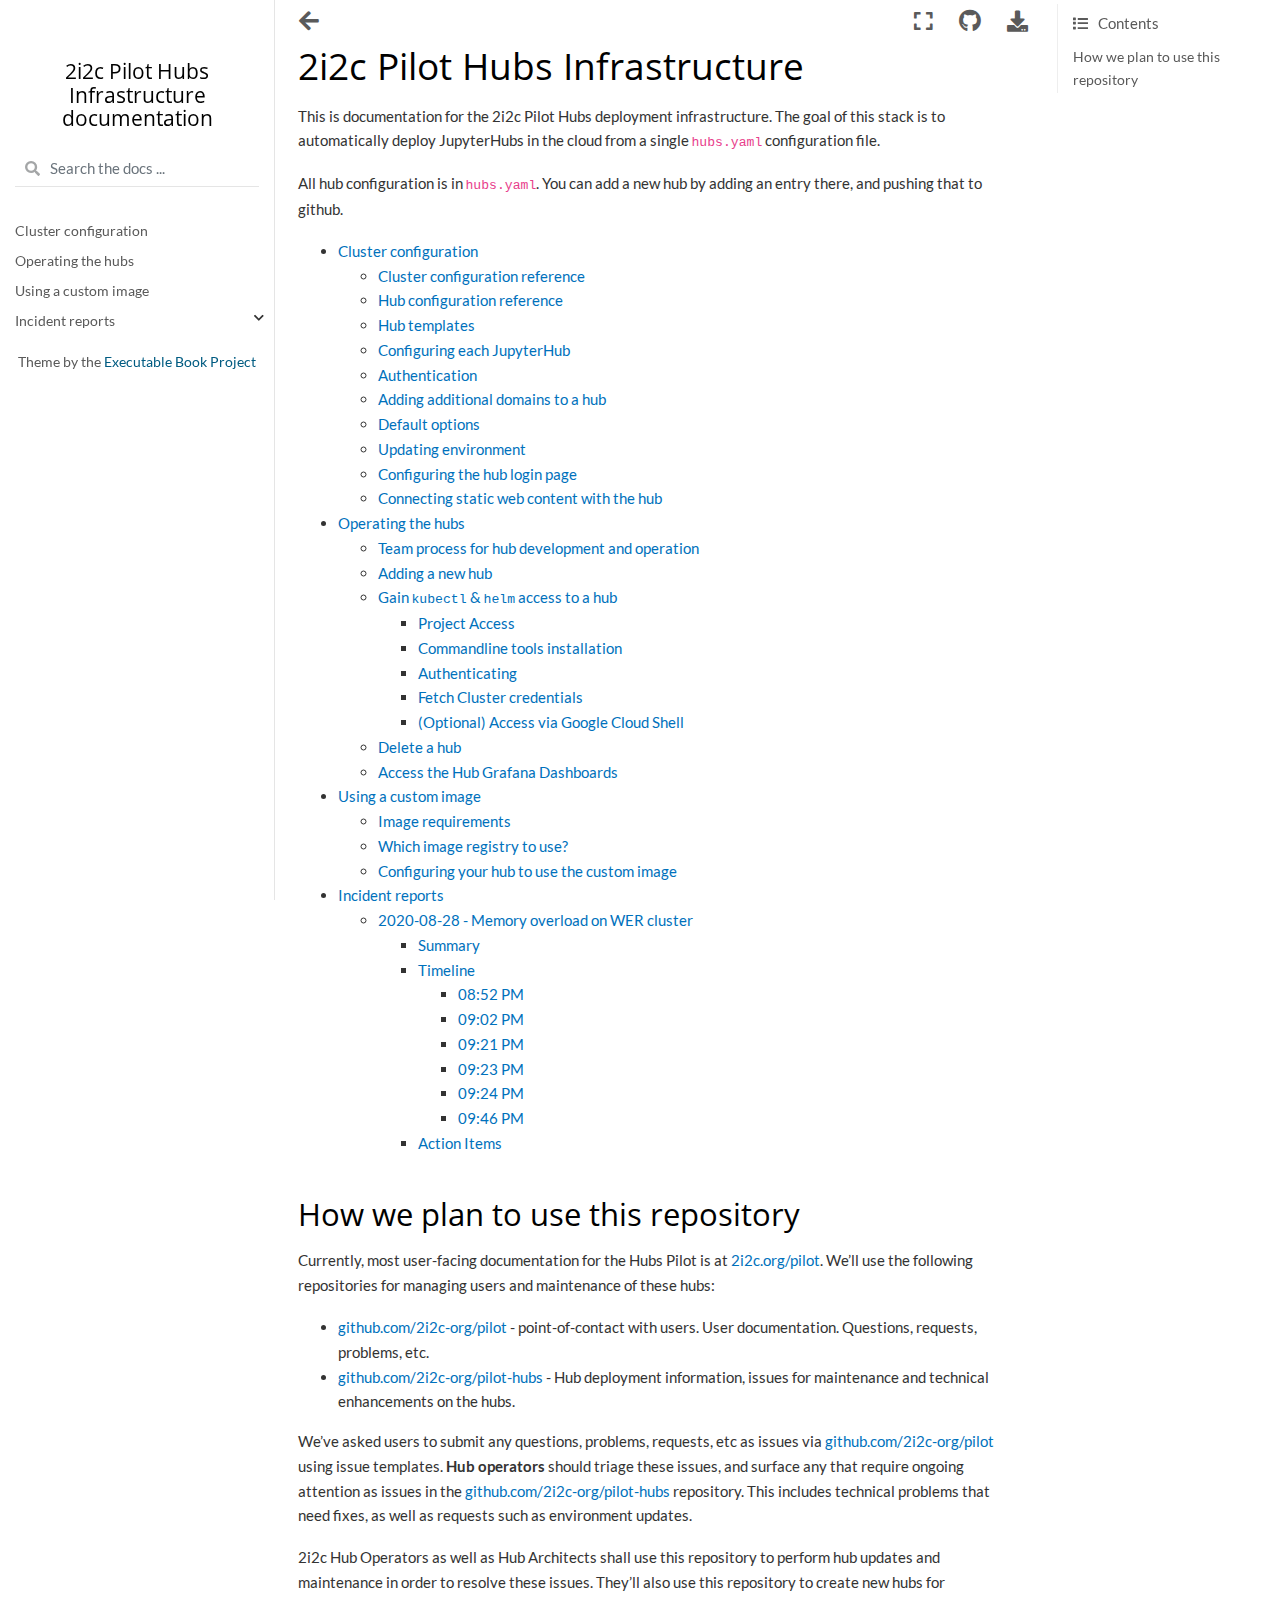
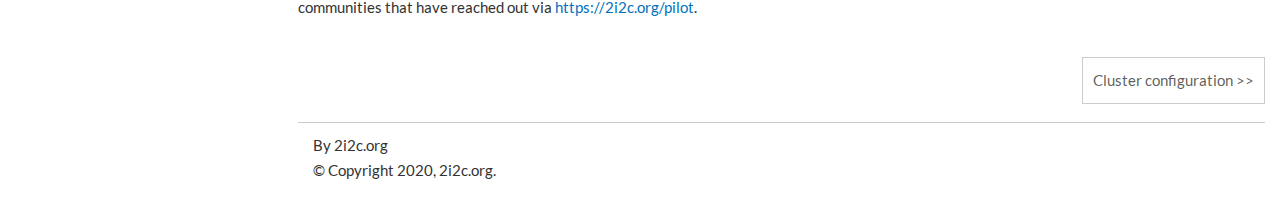
<file: index.html>
<!DOCTYPE html>

<html>
  <head>
    <meta charset="utf-8" />
    <meta name="viewport" content="width=device-width, initial-scale=1.0" />
    <title>2i2c Pilot Hubs Infrastructure &#8212; 2i2c Pilot Hubs Infrastructure  documentation</title>
    
  <link rel="stylesheet" href="_static/css/index.f658d18f9b420779cfdf24aa0a7e2d77.css">

    
  <link rel="stylesheet"
    href="_static/vendor/fontawesome/5.13.0/css/all.min.css">
  <link rel="preload" as="font" type="font/woff2" crossorigin
    href="_static/vendor/fontawesome/5.13.0/webfonts/fa-solid-900.woff2">
  <link rel="preload" as="font" type="font/woff2" crossorigin
    href="_static/vendor/fontawesome/5.13.0/webfonts/fa-brands-400.woff2">

    
      
  <link rel="stylesheet"
    href="_static/vendor/open-sans_all/1.44.1/index.css">
  <link rel="stylesheet"
    href="_static/vendor/lato_latin-ext/1.44.1/index.css">

    
    <link rel="stylesheet" href="_static/pygments.css" type="text/css" />
    <link rel="stylesheet" href="_static/sphinx-book-theme.40e2e510f6b7d1648584402491bb10fe.css" type="text/css" />
    <link rel="stylesheet" type="text/css" href="_static/panels-main.c949a650a448cc0ae9fd3441c0e17fb0.css" />
    <link rel="stylesheet" type="text/css" href="_static/panels-variables.06eb56fa6e07937060861dad626602ad.css" />
    
  <link rel="preload" as="script" href="_static/js/index.d3f166471bb80abb5163.js">

    <script id="documentation_options" data-url_root="./" src="_static/documentation_options.js"></script>
    <script src="_static/jquery.js"></script>
    <script src="_static/underscore.js"></script>
    <script src="_static/doctools.js"></script>
    <script src="_static/sphinx-book-theme.d31b09fe5c1d09cb49b26a786de4a05d.js"></script>
    <link rel="index" title="Index" href="genindex.html" />
    <link rel="search" title="Search" href="search.html" />
    <link rel="next" title="Cluster configuration" href="configure.html" />

    <meta name="viewport" content="width=device-width, initial-scale=1" />
    <meta name="docsearch:language" content="en" />



  </head>
  <body data-spy="scroll" data-target="#bd-toc-nav" data-offset="80">
    

    <div class="container-xl">
      <div class="row">
          
<div class="col-12 col-md-3 bd-sidebar site-navigation show" id="site-navigation">
    
        <div class="navbar-brand-box">
<a class="navbar-brand text-wrap" href="#">
  
  
  <h1 class="site-logo" id="site-title">2i2c Pilot Hubs Infrastructure  documentation</h1>
  
</a>
</div><form class="bd-search d-flex align-items-center" action="search.html" method="get">
  <i class="icon fas fa-search"></i>
  <input type="search" class="form-control" name="q" id="search-input" placeholder="Search the docs ..." aria-label="Search the docs ..." autocomplete="off" >
</form>
<nav class="bd-links" id="bd-docs-nav" aria-label="Main navigation">
    <ul class="nav sidenav_l1">
 <li class="toctree-l1">
  <a class="reference internal" href="configure.html">
   Cluster configuration
  </a>
 </li>
 <li class="toctree-l1">
  <a class="reference internal" href="operate.html">
   Operating the hubs
  </a>
 </li>
 <li class="toctree-l1">
  <a class="reference internal" href="custom-image.html">
   Using a custom image
  </a>
 </li>
 <li class="toctree-l1 collapsible-parent">
  <a class="reference internal" href="incidents/index.html">
   Incident reports
  </a>
  <ul class="collapse-ul">
   <li class="toctree-l2">
    <a class="reference internal" href="incidents/2020-10-28-memory-overload.html">
     2020-08-28 - Memory overload on WER cluster
    </a>
   </li>
  </ul>
  <i class="fas fa-chevron-down">
  </i>
 </li>
</ul>

</nav> <!-- To handle the deprecated key -->

<div class="navbar_extra_footer">
  Theme by the <a href="https://ebp.jupyterbook.org">Executable Book Project</a>
</div>

</div>


          


          
<main class="col py-md-3 pl-md-4 bd-content overflow-auto" role="main">
    
    <div class="row topbar fixed-top container-xl">
    <div class="col-12 col-md-3 bd-topbar-whitespace site-navigation show">
    </div>
    <div class="col pl-2 topbar-main">
        
        <button id="navbar-toggler" class="navbar-toggler ml-0" type="button" data-toggle="collapse"
            data-toggle="tooltip" data-placement="bottom" data-target=".site-navigation" aria-controls="navbar-menu"
            aria-expanded="true" aria-label="Toggle navigation" aria-controls="site-navigation"
            title="Toggle navigation" data-toggle="tooltip" data-placement="left">
            <i class="fas fa-bars"></i>
            <i class="fas fa-arrow-left"></i>
            <i class="fas fa-arrow-up"></i>
        </button>
        
        
<div class="dropdown-buttons-trigger">
    <button id="dropdown-buttons-trigger" class="btn btn-secondary topbarbtn" aria-label="Download this page"><i
            class="fas fa-download"></i></button>

    <div class="dropdown-buttons">
        <!-- ipynb file if we had a myst markdown file -->
        
        <!-- Download raw file -->
        <a class="dropdown-buttons" href="_sources/index.md.txt"><button type="button"
                class="btn btn-secondary topbarbtn" title="Download source file" data-toggle="tooltip"
                data-placement="left">.md</button></a>
        <!-- Download PDF via print -->
        <button type="button" id="download-print" class="btn btn-secondary topbarbtn" title="Print to PDF"
            onClick="window.print()" data-toggle="tooltip" data-placement="left">.pdf</button>
    </div>
</div>

        <!-- Source interaction buttons -->

<div class="dropdown-buttons-trigger">
    <button id="dropdown-buttons-trigger" class="btn btn-secondary topbarbtn"
        aria-label="Connect with source repository"><i class="fab fa-github"></i></button>
    <div class="dropdown-buttons sourcebuttons">
        <a class="repository-button"
            href="https://github.com/2i2c-org/pilot-hubs"><button type="button" class="btn btn-secondary topbarbtn"
                data-toggle="tooltip" data-placement="left" title="Source repository"><i
                    class="fab fa-github"></i>repository</button></a>
        <a class="issues-button"
            href="https://github.com/2i2c-org/pilot-hubs/issues/new?title=Issue%20on%20page%20%2Findex.html&body=Your%20issue%20content%20here."><button
                type="button" class="btn btn-secondary topbarbtn" data-toggle="tooltip" data-placement="left"
                title="Open an issue"><i class="fas fa-lightbulb"></i>open issue</button></a>
        
    </div>
</div>


        <!-- Full screen (wrap in <a> to have style consistency -->
        <a class="full-screen-button"><button type="button" class="btn btn-secondary topbarbtn" data-toggle="tooltip"
                data-placement="bottom" onclick="toggleFullScreen()" aria-label="Fullscreen mode"
                title="Fullscreen mode"><i
                    class="fas fa-expand"></i></button></a>

        <!-- Launch buttons -->

    </div>

    <!-- Table of contents -->
    <div class="d-none d-md-block col-md-2 bd-toc show">
        
        <div class="tocsection onthispage pt-5 pb-3">
            <i class="fas fa-list"></i> Contents
        </div>
        <nav id="bd-toc-nav">
            <ul class="nav section-nav flex-column">
 <li class="toc-h2 nav-item toc-entry">
  <a class="reference internal nav-link" href="#how-we-plan-to-use-this-repository">
   How we plan to use this repository
  </a>
 </li>
</ul>

        </nav>
        
    </div>
</div>
    <div id="main-content" class="row">
        <div class="col-12 col-md-9 pl-md-3 pr-md-0">
        
              <div>
                
  <div class="section" id="i2c-pilot-hubs-infrastructure">
<h1>2i2c Pilot Hubs Infrastructure<a class="headerlink" href="#i2c-pilot-hubs-infrastructure" title="Permalink to this headline">¶</a></h1>
<p>This is documentation for the 2i2c Pilot Hubs deployment infrastructure. The goal of this stack is to automatically deploy JupyterHubs in the cloud from a single <code class="docutils literal notranslate"><span class="pre">hubs.yaml</span></code> configuration file.</p>
<p>All hub configuration is in <code class="docutils literal notranslate"><span class="pre">hubs.yaml</span></code>. You can add a new hub by adding
an entry there, and pushing that to github.</p>
<div class="toctree-wrapper compound">
<ul>
<li class="toctree-l1"><a class="reference internal" href="configure.html">Cluster configuration</a><ul>
<li class="toctree-l2"><a class="reference internal" href="configure.html#cluster-configuration-reference">Cluster configuration reference</a></li>
<li class="toctree-l2"><a class="reference internal" href="configure.html#hub-configuration-reference">Hub configuration reference</a></li>
<li class="toctree-l2"><a class="reference internal" href="configure.html#hub-templates">Hub templates</a></li>
<li class="toctree-l2"><a class="reference internal" href="configure.html#configuring-each-jupyterhub">Configuring each JupyterHub</a></li>
<li class="toctree-l2"><a class="reference internal" href="configure.html#authentication">Authentication</a></li>
<li class="toctree-l2"><a class="reference internal" href="configure.html#adding-additional-domains-to-a-hub">Adding additional domains to a hub</a></li>
<li class="toctree-l2"><a class="reference internal" href="configure.html#default-options">Default options</a></li>
<li class="toctree-l2"><a class="reference internal" href="configure.html#updating-environment">Updating environment</a></li>
<li class="toctree-l2"><a class="reference internal" href="configure.html#configuring-the-hub-login-page">Configuring the hub login page</a></li>
<li class="toctree-l2"><a class="reference internal" href="configure.html#connecting-static-web-content-with-the-hub">Connecting static web content with the hub</a></li>
</ul>
</li>
<li class="toctree-l1"><a class="reference internal" href="operate.html">Operating the hubs</a><ul>
<li class="toctree-l2"><a class="reference internal" href="operate.html#team-process-for-hub-development-and-operation">Team process for hub development and operation</a></li>
<li class="toctree-l2"><a class="reference internal" href="operate.html#adding-a-new-hub">Adding a new hub</a></li>
<li class="toctree-l2"><a class="reference internal" href="operate.html#gain-kubectl-helm-access-to-a-hub">Gain <code class="docutils literal notranslate"><span class="pre">kubectl</span></code> &amp; <code class="docutils literal notranslate"><span class="pre">helm</span></code> access to a hub</a><ul>
<li class="toctree-l3"><a class="reference internal" href="operate.html#project-access">Project Access</a></li>
<li class="toctree-l3"><a class="reference internal" href="operate.html#commandline-tools-installation">Commandline tools installation</a></li>
<li class="toctree-l3"><a class="reference internal" href="operate.html#authenticating">Authenticating</a></li>
<li class="toctree-l3"><a class="reference internal" href="operate.html#fetch-cluster-credentials">Fetch Cluster credentials</a></li>
<li class="toctree-l3"><a class="reference internal" href="operate.html#optional-access-via-google-cloud-shell">(Optional) Access via Google Cloud Shell</a></li>
</ul>
</li>
<li class="toctree-l2"><a class="reference internal" href="operate.html#delete-a-hub">Delete a hub</a></li>
<li class="toctree-l2"><a class="reference internal" href="operate.html#access-the-hub-grafana-dashboards">Access the Hub Grafana Dashboards</a></li>
</ul>
</li>
<li class="toctree-l1"><a class="reference internal" href="custom-image.html">Using a custom image</a><ul>
<li class="toctree-l2"><a class="reference internal" href="custom-image.html#image-requirements">Image requirements</a></li>
<li class="toctree-l2"><a class="reference internal" href="custom-image.html#which-image-registry-to-use">Which image registry to use?</a></li>
<li class="toctree-l2"><a class="reference internal" href="custom-image.html#configuring-your-hub-to-use-the-custom-image">Configuring your hub to use the custom image</a></li>
</ul>
</li>
<li class="toctree-l1"><a class="reference internal" href="incidents/index.html">Incident reports</a><ul>
<li class="toctree-l2"><a class="reference internal" href="incidents/2020-10-28-memory-overload.html">2020-08-28 - Memory overload on WER cluster</a><ul>
<li class="toctree-l3"><a class="reference internal" href="incidents/2020-10-28-memory-overload.html#summary">Summary</a></li>
<li class="toctree-l3"><a class="reference internal" href="incidents/2020-10-28-memory-overload.html#timeline">Timeline</a><ul>
<li class="toctree-l4"><a class="reference internal" href="incidents/2020-10-28-memory-overload.html#pm">08:52 PM</a></li>
<li class="toctree-l4"><a class="reference internal" href="incidents/2020-10-28-memory-overload.html#id1">09:02 PM</a></li>
<li class="toctree-l4"><a class="reference internal" href="incidents/2020-10-28-memory-overload.html#id2">09:21 PM</a></li>
<li class="toctree-l4"><a class="reference internal" href="incidents/2020-10-28-memory-overload.html#id3">09:23 PM</a></li>
<li class="toctree-l4"><a class="reference internal" href="incidents/2020-10-28-memory-overload.html#id4">09:24 PM</a></li>
<li class="toctree-l4"><a class="reference internal" href="incidents/2020-10-28-memory-overload.html#id5">09:46 PM</a></li>
</ul>
</li>
<li class="toctree-l3"><a class="reference internal" href="incidents/2020-10-28-memory-overload.html#action-items">Action Items</a></li>
</ul>
</li>
</ul>
</li>
</ul>
</div>
<div class="section" id="how-we-plan-to-use-this-repository">
<h2>How we plan to use this repository<a class="headerlink" href="#how-we-plan-to-use-this-repository" title="Permalink to this headline">¶</a></h2>
<p>Currently, most user-facing documentation for the Hubs Pilot is at <a class="reference external" href="https://2i2c.org/pilot/">2i2c.org/pilot</a>. We’ll use the following repositories for managing users and maintenance of these hubs:</p>
<ul class="simple">
<li><p><a class="reference external" href="https://github.com/2i2c-org/pilot">github.com/2i2c-org/pilot</a> - point-of-contact with users. User documentation. Questions, requests, problems, etc.</p></li>
<li><p><a class="reference external" href="https://github.com/2i2c-org/pilot-hubs">github.com/2i2c-org/pilot-hubs</a> - Hub deployment information, issues for maintenance and technical enhancements on the hubs.</p></li>
</ul>
<p>We’ve asked users to submit any questions, problems, requests, etc as issues via <a class="reference external" href="https://github.com/2i2c-org/pilot">github.com/2i2c-org/pilot</a> using issue templates. <strong>Hub operators</strong> should triage these issues, and surface any that require ongoing attention as issues in the <a class="reference external" href="https://github.com/2i2c-org/pilot-hubs">github.com/2i2c-org/pilot-hubs</a> repository. This includes technical problems that need fixes, as well as requests such as environment updates.</p>
<p>2i2c Hub Operators as well as Hub Architects shall use this repository to perform hub updates and maintenance in order to resolve these issues. They’ll also use this repository to create new hubs for communities that have reached out via <a class="reference external" href="https://2i2c.org/pilot">https://2i2c.org/pilot</a>.</p>
</div>
</div>


              </div>
              
        </div>
    </div>
    
    
    <div class='prev-next-bottom'>
        
    <a class='right-next' id="next-link" href="configure.html" title="next page">Cluster configuration</a>

    </div>
    <footer class="footer mt-5 mt-md-0">
    <div class="container">
      <p>
        
          By 2i2c.org<br/>
        
            &copy; Copyright 2020, 2i2c.org.<br/>
      </p>
    </div>
  </footer>
</main>


      </div>
    </div>

    
  <script src="_static/js/index.d3f166471bb80abb5163.js"></script>


    
  </body>
</html>
</file>
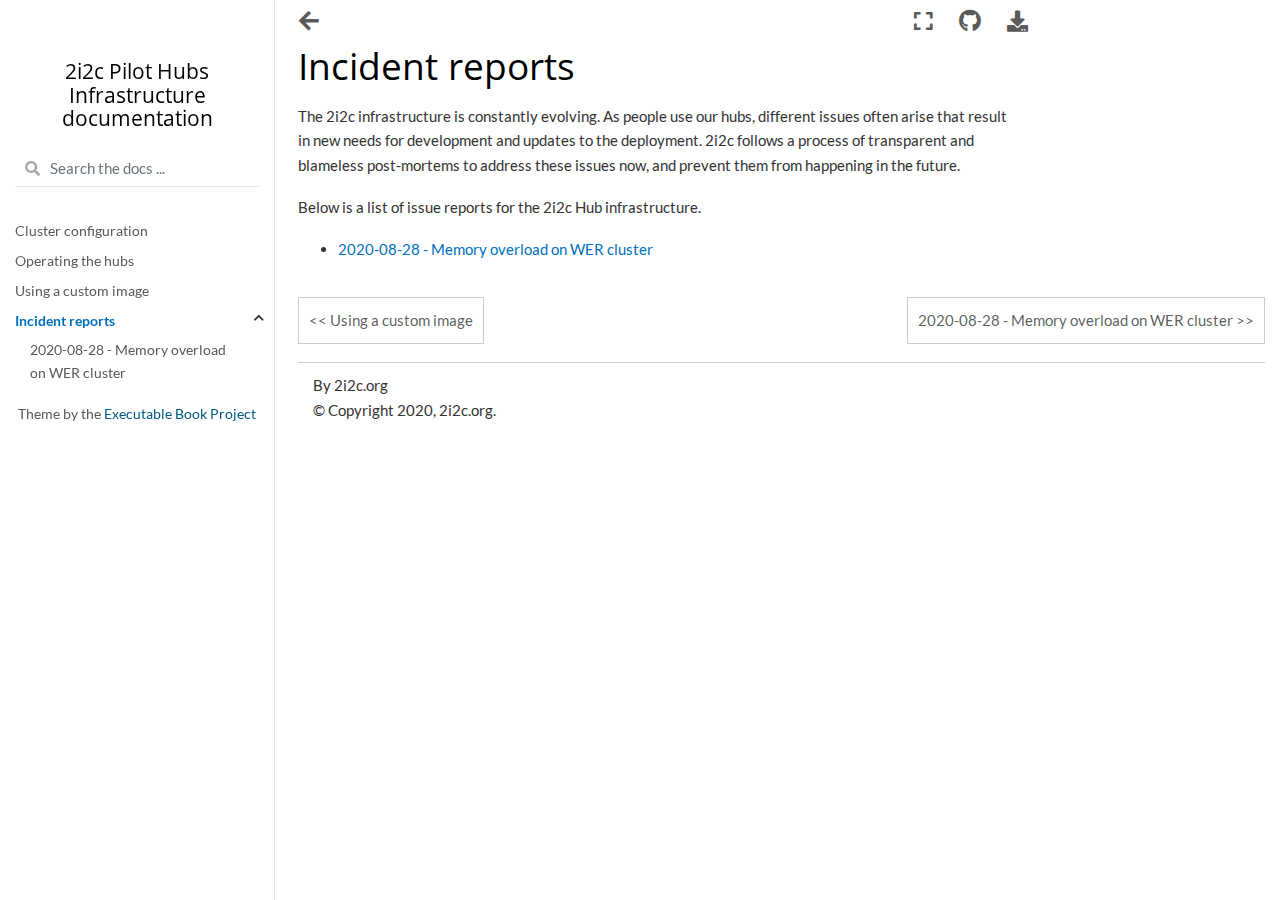
<file: incidents/index.html>
<!DOCTYPE html>

<html>
  <head>
    <meta charset="utf-8" />
    <meta name="viewport" content="width=device-width, initial-scale=1.0" />
    <title>Incident reports &#8212; 2i2c Pilot Hubs Infrastructure  documentation</title>
    
  <link rel="stylesheet" href="../_static/css/index.f658d18f9b420779cfdf24aa0a7e2d77.css">

    
  <link rel="stylesheet"
    href="../_static/vendor/fontawesome/5.13.0/css/all.min.css">
  <link rel="preload" as="font" type="font/woff2" crossorigin
    href="../_static/vendor/fontawesome/5.13.0/webfonts/fa-solid-900.woff2">
  <link rel="preload" as="font" type="font/woff2" crossorigin
    href="../_static/vendor/fontawesome/5.13.0/webfonts/fa-brands-400.woff2">

    
      
  <link rel="stylesheet"
    href="../_static/vendor/open-sans_all/1.44.1/index.css">
  <link rel="stylesheet"
    href="../_static/vendor/lato_latin-ext/1.44.1/index.css">

    
    <link rel="stylesheet" href="../_static/pygments.css" type="text/css" />
    <link rel="stylesheet" href="../_static/sphinx-book-theme.40e2e510f6b7d1648584402491bb10fe.css" type="text/css" />
    <link rel="stylesheet" type="text/css" href="../_static/panels-main.c949a650a448cc0ae9fd3441c0e17fb0.css" />
    <link rel="stylesheet" type="text/css" href="../_static/panels-variables.06eb56fa6e07937060861dad626602ad.css" />
    
  <link rel="preload" as="script" href="../_static/js/index.d3f166471bb80abb5163.js">

    <script id="documentation_options" data-url_root="../" src="../_static/documentation_options.js"></script>
    <script src="../_static/jquery.js"></script>
    <script src="../_static/underscore.js"></script>
    <script src="../_static/doctools.js"></script>
    <script src="../_static/sphinx-book-theme.d31b09fe5c1d09cb49b26a786de4a05d.js"></script>
    <link rel="index" title="Index" href="../genindex.html" />
    <link rel="search" title="Search" href="../search.html" />
    <link rel="next" title="2020-08-28 - Memory overload on WER cluster" href="2020-10-28-memory-overload.html" />
    <link rel="prev" title="Using a custom image" href="../custom-image.html" />

    <meta name="viewport" content="width=device-width, initial-scale=1" />
    <meta name="docsearch:language" content="en" />



  </head>
  <body data-spy="scroll" data-target="#bd-toc-nav" data-offset="80">
    

    <div class="container-xl">
      <div class="row">
          
<div class="col-12 col-md-3 bd-sidebar site-navigation show" id="site-navigation">
    
        <div class="navbar-brand-box">
<a class="navbar-brand text-wrap" href="../index.html">
  
  
  <h1 class="site-logo" id="site-title">2i2c Pilot Hubs Infrastructure  documentation</h1>
  
</a>
</div><form class="bd-search d-flex align-items-center" action="../search.html" method="get">
  <i class="icon fas fa-search"></i>
  <input type="search" class="form-control" name="q" id="search-input" placeholder="Search the docs ..." aria-label="Search the docs ..." autocomplete="off" >
</form>
<nav class="bd-links" id="bd-docs-nav" aria-label="Main navigation">
    <ul class="current nav sidenav_l1">
 <li class="toctree-l1">
  <a class="reference internal" href="../configure.html">
   Cluster configuration
  </a>
 </li>
 <li class="toctree-l1">
  <a class="reference internal" href="../operate.html">
   Operating the hubs
  </a>
 </li>
 <li class="toctree-l1">
  <a class="reference internal" href="../custom-image.html">
   Using a custom image
  </a>
 </li>
 <li class="toctree-l1 current active collapsible-parent">
  <a class="current reference internal" href="#">
   Incident reports
  </a>
  <ul class="collapse-ul">
   <li class="toctree-l2">
    <a class="reference internal" href="2020-10-28-memory-overload.html">
     2020-08-28 - Memory overload on WER cluster
    </a>
   </li>
  </ul>
  <i class="fas fa-chevron-down">
  </i>
 </li>
</ul>

</nav> <!-- To handle the deprecated key -->

<div class="navbar_extra_footer">
  Theme by the <a href="https://ebp.jupyterbook.org">Executable Book Project</a>
</div>

</div>


          


          
<main class="col py-md-3 pl-md-4 bd-content overflow-auto" role="main">
    
    <div class="row topbar fixed-top container-xl">
    <div class="col-12 col-md-3 bd-topbar-whitespace site-navigation show">
    </div>
    <div class="col pl-2 topbar-main">
        
        <button id="navbar-toggler" class="navbar-toggler ml-0" type="button" data-toggle="collapse"
            data-toggle="tooltip" data-placement="bottom" data-target=".site-navigation" aria-controls="navbar-menu"
            aria-expanded="true" aria-label="Toggle navigation" aria-controls="site-navigation"
            title="Toggle navigation" data-toggle="tooltip" data-placement="left">
            <i class="fas fa-bars"></i>
            <i class="fas fa-arrow-left"></i>
            <i class="fas fa-arrow-up"></i>
        </button>
        
        
<div class="dropdown-buttons-trigger">
    <button id="dropdown-buttons-trigger" class="btn btn-secondary topbarbtn" aria-label="Download this page"><i
            class="fas fa-download"></i></button>

    <div class="dropdown-buttons">
        <!-- ipynb file if we had a myst markdown file -->
        
        <!-- Download raw file -->
        <a class="dropdown-buttons" href="../_sources/incidents/index.md.txt"><button type="button"
                class="btn btn-secondary topbarbtn" title="Download source file" data-toggle="tooltip"
                data-placement="left">.md</button></a>
        <!-- Download PDF via print -->
        <button type="button" id="download-print" class="btn btn-secondary topbarbtn" title="Print to PDF"
            onClick="window.print()" data-toggle="tooltip" data-placement="left">.pdf</button>
    </div>
</div>

        <!-- Source interaction buttons -->

<div class="dropdown-buttons-trigger">
    <button id="dropdown-buttons-trigger" class="btn btn-secondary topbarbtn"
        aria-label="Connect with source repository"><i class="fab fa-github"></i></button>
    <div class="dropdown-buttons sourcebuttons">
        <a class="repository-button"
            href="https://github.com/2i2c-org/pilot-hubs"><button type="button" class="btn btn-secondary topbarbtn"
                data-toggle="tooltip" data-placement="left" title="Source repository"><i
                    class="fab fa-github"></i>repository</button></a>
        <a class="issues-button"
            href="https://github.com/2i2c-org/pilot-hubs/issues/new?title=Issue%20on%20page%20%2Fincidents/index.html&body=Your%20issue%20content%20here."><button
                type="button" class="btn btn-secondary topbarbtn" data-toggle="tooltip" data-placement="left"
                title="Open an issue"><i class="fas fa-lightbulb"></i>open issue</button></a>
        
    </div>
</div>


        <!-- Full screen (wrap in <a> to have style consistency -->
        <a class="full-screen-button"><button type="button" class="btn btn-secondary topbarbtn" data-toggle="tooltip"
                data-placement="bottom" onclick="toggleFullScreen()" aria-label="Fullscreen mode"
                title="Fullscreen mode"><i
                    class="fas fa-expand"></i></button></a>

        <!-- Launch buttons -->

    </div>

    <!-- Table of contents -->
    <div class="d-none d-md-block col-md-2 bd-toc show">
        
    </div>
</div>
    <div id="main-content" class="row">
        <div class="col-12 col-md-9 pl-md-3 pr-md-0">
        
              <div>
                
  <div class="section" id="incident-reports">
<h1>Incident reports<a class="headerlink" href="#incident-reports" title="Permalink to this headline">¶</a></h1>
<p>The 2i2c infrastructure is constantly evolving. As people use our hubs, different issues often arise that result in new needs for development and updates to the deployment. 2i2c follows a process of transparent and blameless post-mortems to address these issues now, and prevent them from happening in the future.</p>
<p>Below is a list of issue reports for the 2i2c Hub infrastructure.</p>
<div class="toctree-wrapper compound">
<ul>
<li class="toctree-l1"><a class="reference internal" href="2020-10-28-memory-overload.html">2020-08-28 - Memory overload on WER cluster</a></li>
</ul>
</div>
</div>


              </div>
              
        </div>
    </div>
    
    
    <div class='prev-next-bottom'>
        
    <a class='left-prev' id="prev-link" href="../custom-image.html" title="previous page">Using a custom image</a>
    <a class='right-next' id="next-link" href="2020-10-28-memory-overload.html" title="next page">2020-08-28 - Memory overload on WER cluster</a>

    </div>
    <footer class="footer mt-5 mt-md-0">
    <div class="container">
      <p>
        
          By 2i2c.org<br/>
        
            &copy; Copyright 2020, 2i2c.org.<br/>
      </p>
    </div>
  </footer>
</main>


      </div>
    </div>

    
  <script src="../_static/js/index.d3f166471bb80abb5163.js"></script>


    
  </body>
</html>
</file>
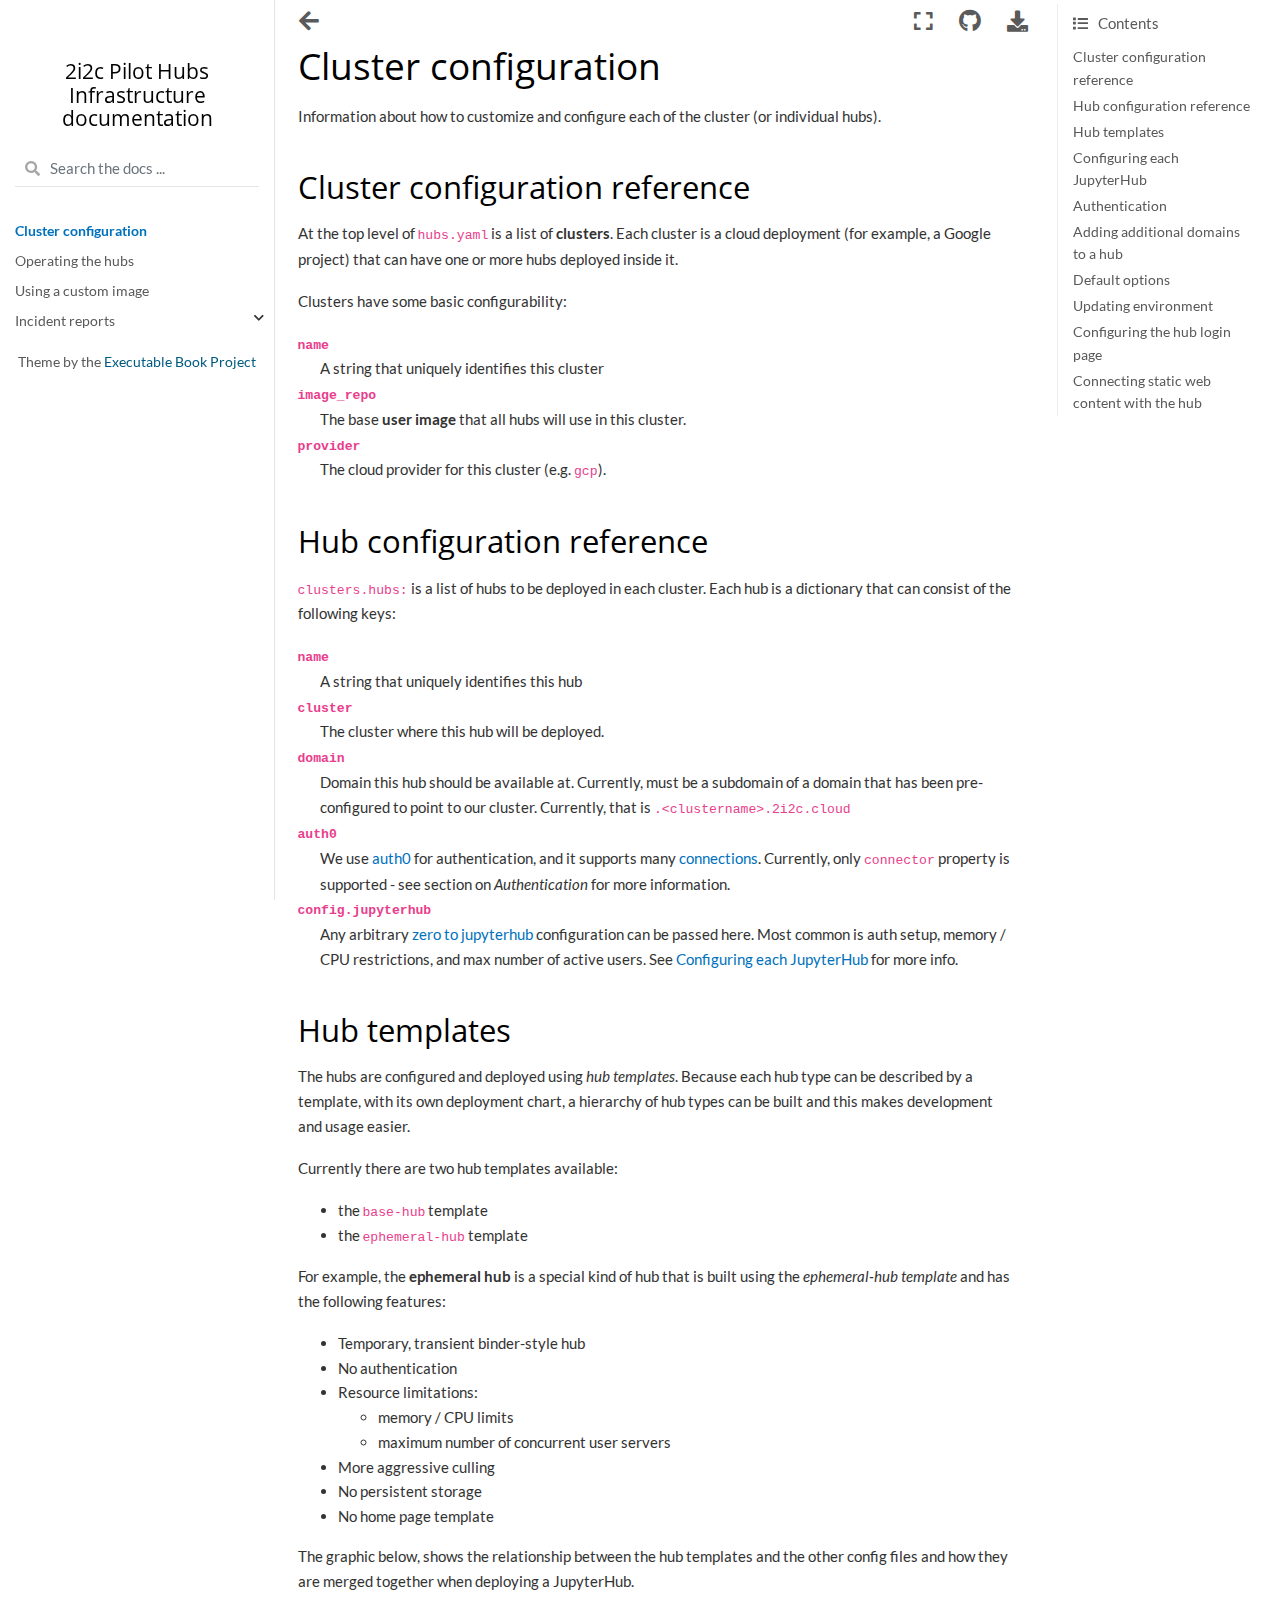
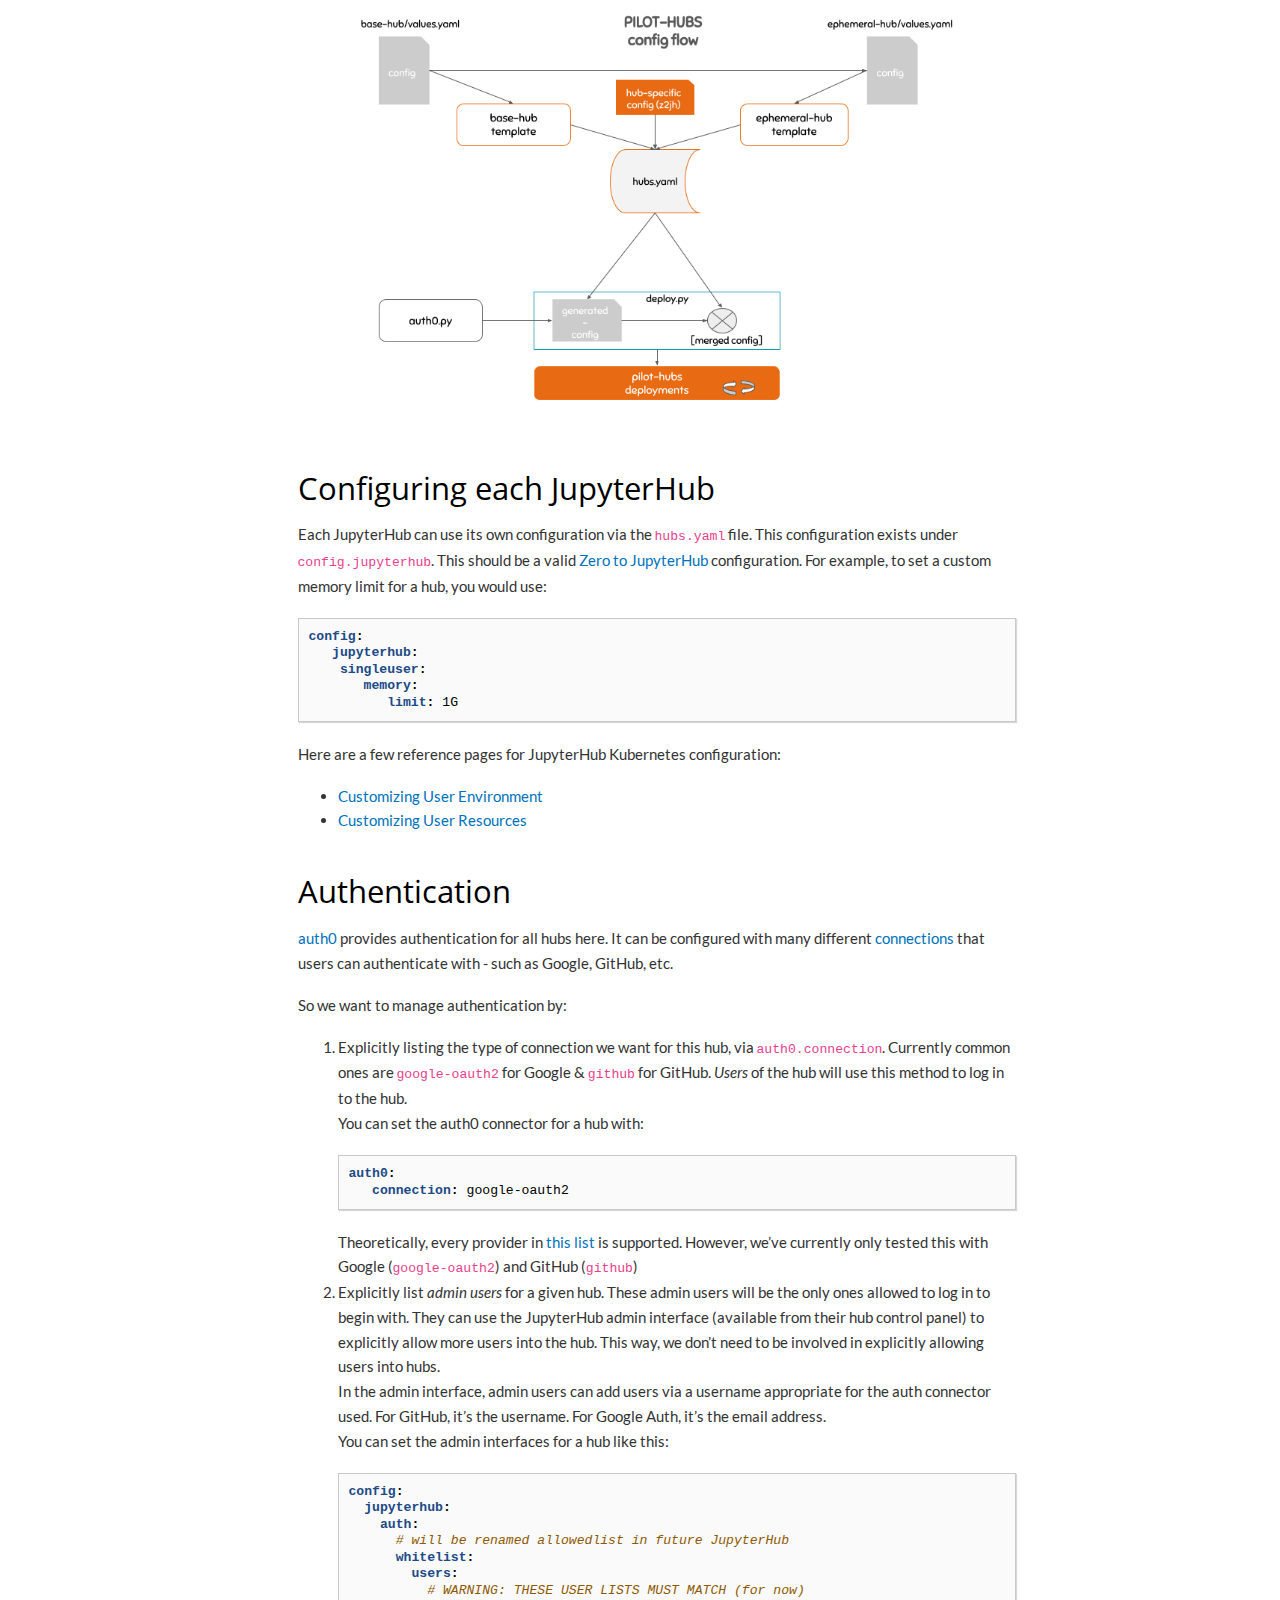
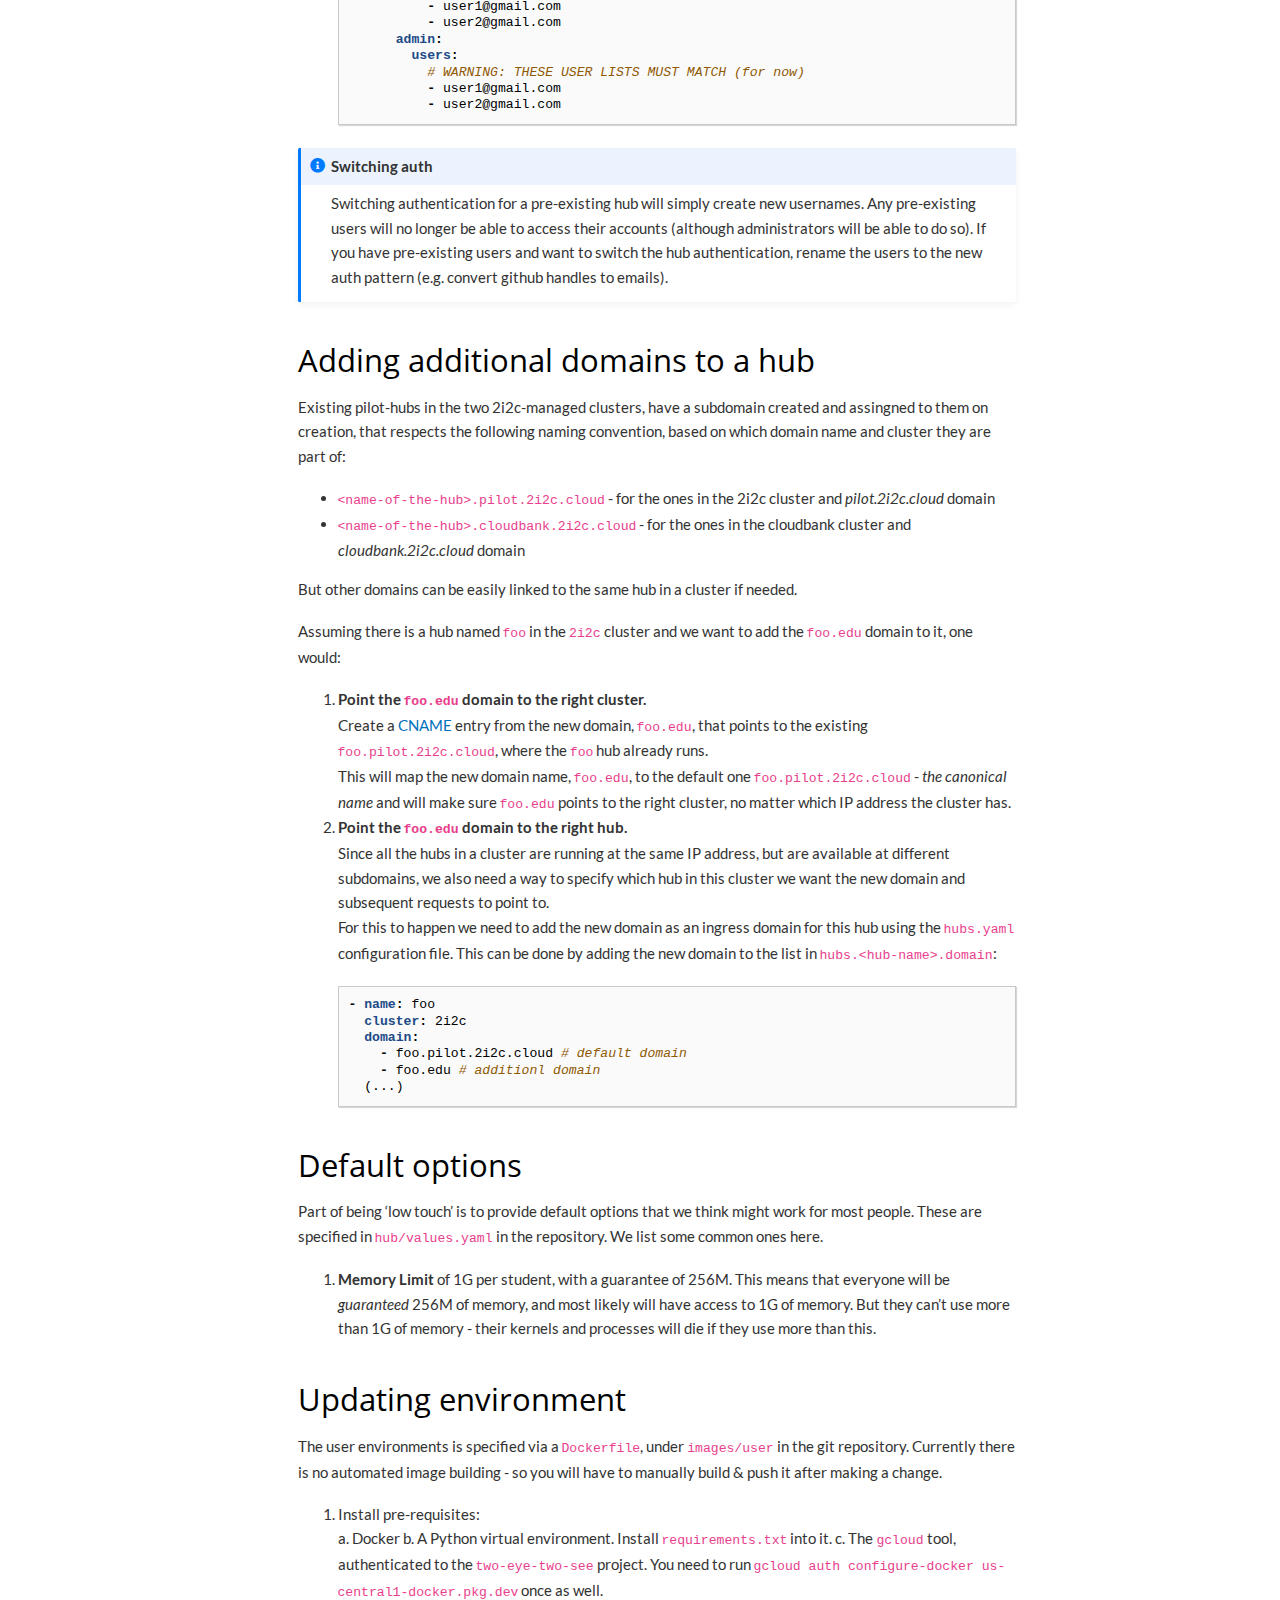
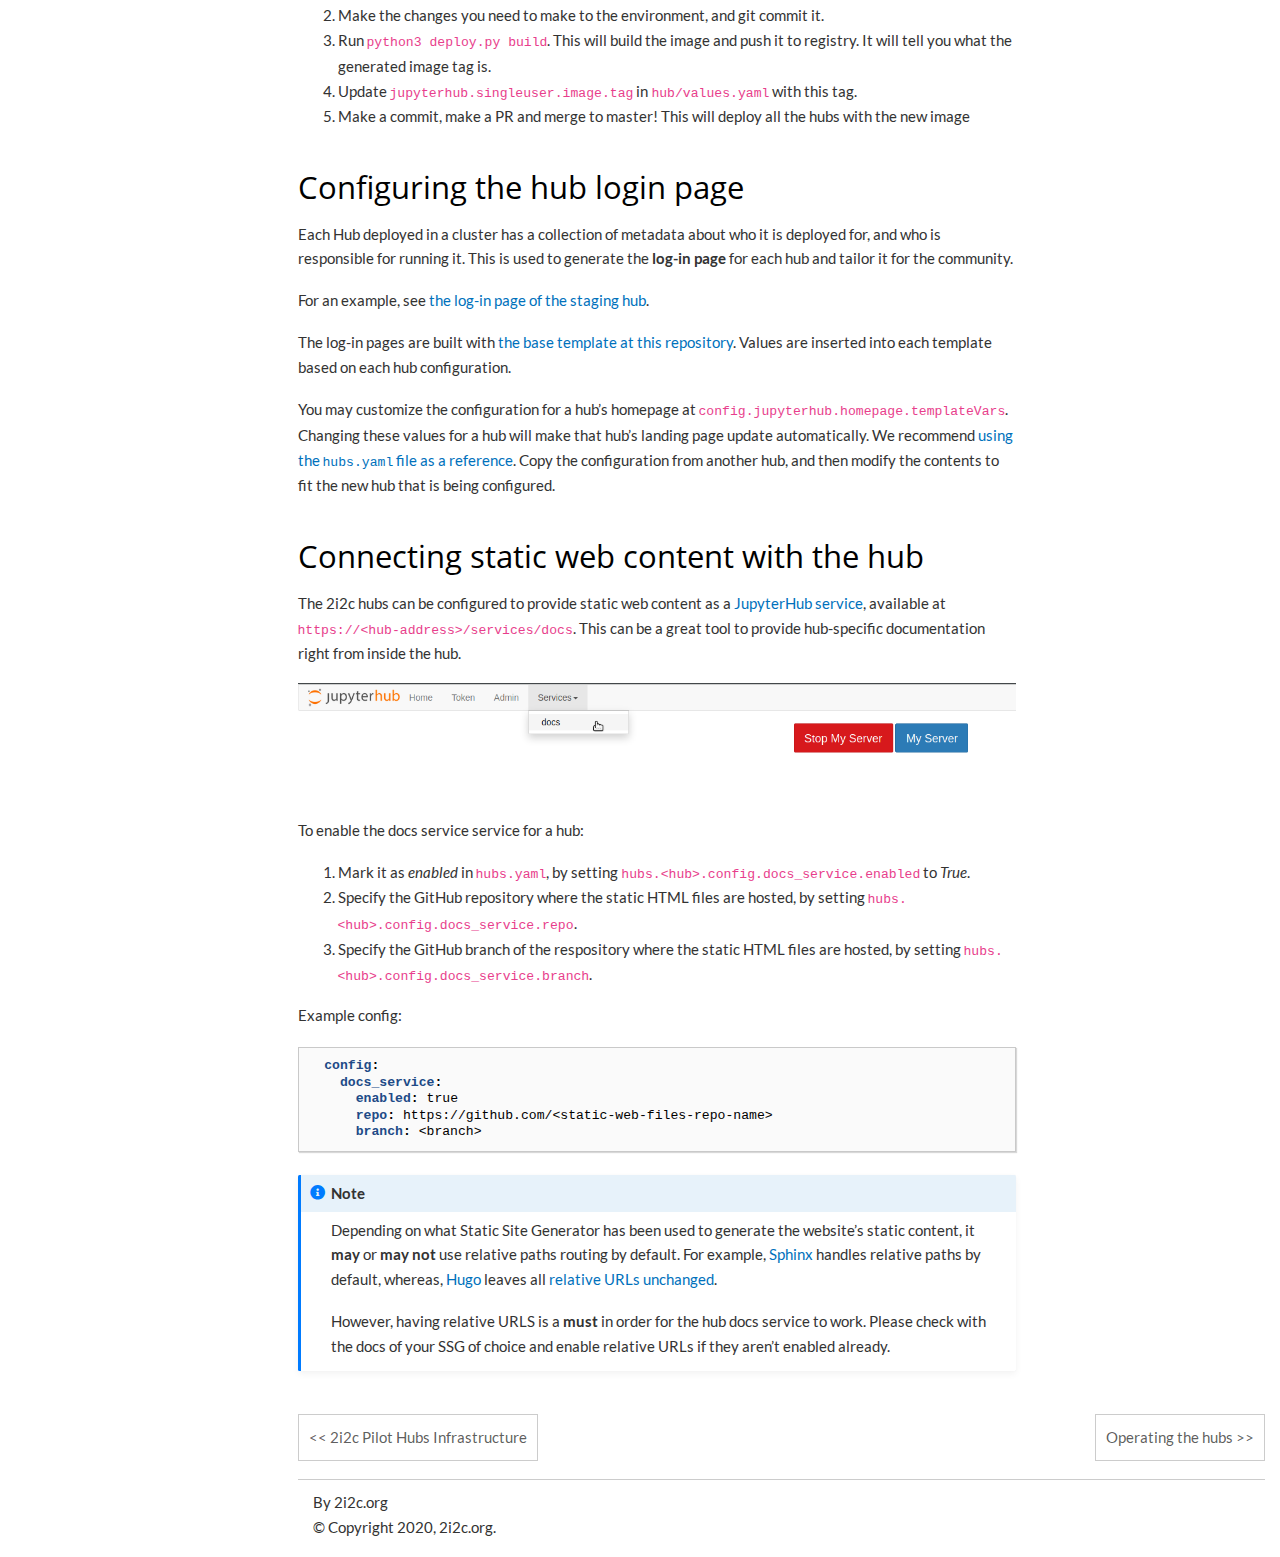
<file: configure.html>
<!DOCTYPE html>

<html>
  <head>
    <meta charset="utf-8" />
    <meta name="viewport" content="width=device-width, initial-scale=1.0" />
    <title>Cluster configuration &#8212; 2i2c Pilot Hubs Infrastructure  documentation</title>
    
  <link rel="stylesheet" href="_static/css/index.f658d18f9b420779cfdf24aa0a7e2d77.css">

    
  <link rel="stylesheet"
    href="_static/vendor/fontawesome/5.13.0/css/all.min.css">
  <link rel="preload" as="font" type="font/woff2" crossorigin
    href="_static/vendor/fontawesome/5.13.0/webfonts/fa-solid-900.woff2">
  <link rel="preload" as="font" type="font/woff2" crossorigin
    href="_static/vendor/fontawesome/5.13.0/webfonts/fa-brands-400.woff2">

    
      
  <link rel="stylesheet"
    href="_static/vendor/open-sans_all/1.44.1/index.css">
  <link rel="stylesheet"
    href="_static/vendor/lato_latin-ext/1.44.1/index.css">

    
    <link rel="stylesheet" href="_static/pygments.css" type="text/css" />
    <link rel="stylesheet" href="_static/sphinx-book-theme.40e2e510f6b7d1648584402491bb10fe.css" type="text/css" />
    <link rel="stylesheet" type="text/css" href="_static/panels-main.c949a650a448cc0ae9fd3441c0e17fb0.css" />
    <link rel="stylesheet" type="text/css" href="_static/panels-variables.06eb56fa6e07937060861dad626602ad.css" />
    
  <link rel="preload" as="script" href="_static/js/index.d3f166471bb80abb5163.js">

    <script id="documentation_options" data-url_root="./" src="_static/documentation_options.js"></script>
    <script src="_static/jquery.js"></script>
    <script src="_static/underscore.js"></script>
    <script src="_static/doctools.js"></script>
    <script src="_static/sphinx-book-theme.d31b09fe5c1d09cb49b26a786de4a05d.js"></script>
    <link rel="index" title="Index" href="genindex.html" />
    <link rel="search" title="Search" href="search.html" />
    <link rel="next" title="Operating the hubs" href="operate.html" />
    <link rel="prev" title="2i2c Pilot Hubs Infrastructure" href="index.html" />

    <meta name="viewport" content="width=device-width, initial-scale=1" />
    <meta name="docsearch:language" content="en" />



  </head>
  <body data-spy="scroll" data-target="#bd-toc-nav" data-offset="80">
    

    <div class="container-xl">
      <div class="row">
          
<div class="col-12 col-md-3 bd-sidebar site-navigation show" id="site-navigation">
    
        <div class="navbar-brand-box">
<a class="navbar-brand text-wrap" href="index.html">
  
  
  <h1 class="site-logo" id="site-title">2i2c Pilot Hubs Infrastructure  documentation</h1>
  
</a>
</div><form class="bd-search d-flex align-items-center" action="search.html" method="get">
  <i class="icon fas fa-search"></i>
  <input type="search" class="form-control" name="q" id="search-input" placeholder="Search the docs ..." aria-label="Search the docs ..." autocomplete="off" >
</form>
<nav class="bd-links" id="bd-docs-nav" aria-label="Main navigation">
    <ul class="current nav sidenav_l1">
 <li class="toctree-l1 current active">
  <a class="current reference internal" href="#">
   Cluster configuration
  </a>
 </li>
 <li class="toctree-l1">
  <a class="reference internal" href="operate.html">
   Operating the hubs
  </a>
 </li>
 <li class="toctree-l1">
  <a class="reference internal" href="custom-image.html">
   Using a custom image
  </a>
 </li>
 <li class="toctree-l1 collapsible-parent">
  <a class="reference internal" href="incidents/index.html">
   Incident reports
  </a>
  <ul class="collapse-ul">
   <li class="toctree-l2">
    <a class="reference internal" href="incidents/2020-10-28-memory-overload.html">
     2020-08-28 - Memory overload on WER cluster
    </a>
   </li>
  </ul>
  <i class="fas fa-chevron-down">
  </i>
 </li>
</ul>

</nav> <!-- To handle the deprecated key -->

<div class="navbar_extra_footer">
  Theme by the <a href="https://ebp.jupyterbook.org">Executable Book Project</a>
</div>

</div>


          


          
<main class="col py-md-3 pl-md-4 bd-content overflow-auto" role="main">
    
    <div class="row topbar fixed-top container-xl">
    <div class="col-12 col-md-3 bd-topbar-whitespace site-navigation show">
    </div>
    <div class="col pl-2 topbar-main">
        
        <button id="navbar-toggler" class="navbar-toggler ml-0" type="button" data-toggle="collapse"
            data-toggle="tooltip" data-placement="bottom" data-target=".site-navigation" aria-controls="navbar-menu"
            aria-expanded="true" aria-label="Toggle navigation" aria-controls="site-navigation"
            title="Toggle navigation" data-toggle="tooltip" data-placement="left">
            <i class="fas fa-bars"></i>
            <i class="fas fa-arrow-left"></i>
            <i class="fas fa-arrow-up"></i>
        </button>
        
        
<div class="dropdown-buttons-trigger">
    <button id="dropdown-buttons-trigger" class="btn btn-secondary topbarbtn" aria-label="Download this page"><i
            class="fas fa-download"></i></button>

    <div class="dropdown-buttons">
        <!-- ipynb file if we had a myst markdown file -->
        
        <!-- Download raw file -->
        <a class="dropdown-buttons" href="_sources/configure.md.txt"><button type="button"
                class="btn btn-secondary topbarbtn" title="Download source file" data-toggle="tooltip"
                data-placement="left">.md</button></a>
        <!-- Download PDF via print -->
        <button type="button" id="download-print" class="btn btn-secondary topbarbtn" title="Print to PDF"
            onClick="window.print()" data-toggle="tooltip" data-placement="left">.pdf</button>
    </div>
</div>

        <!-- Source interaction buttons -->

<div class="dropdown-buttons-trigger">
    <button id="dropdown-buttons-trigger" class="btn btn-secondary topbarbtn"
        aria-label="Connect with source repository"><i class="fab fa-github"></i></button>
    <div class="dropdown-buttons sourcebuttons">
        <a class="repository-button"
            href="https://github.com/2i2c-org/pilot-hubs"><button type="button" class="btn btn-secondary topbarbtn"
                data-toggle="tooltip" data-placement="left" title="Source repository"><i
                    class="fab fa-github"></i>repository</button></a>
        <a class="issues-button"
            href="https://github.com/2i2c-org/pilot-hubs/issues/new?title=Issue%20on%20page%20%2Fconfigure.html&body=Your%20issue%20content%20here."><button
                type="button" class="btn btn-secondary topbarbtn" data-toggle="tooltip" data-placement="left"
                title="Open an issue"><i class="fas fa-lightbulb"></i>open issue</button></a>
        
    </div>
</div>


        <!-- Full screen (wrap in <a> to have style consistency -->
        <a class="full-screen-button"><button type="button" class="btn btn-secondary topbarbtn" data-toggle="tooltip"
                data-placement="bottom" onclick="toggleFullScreen()" aria-label="Fullscreen mode"
                title="Fullscreen mode"><i
                    class="fas fa-expand"></i></button></a>

        <!-- Launch buttons -->

    </div>

    <!-- Table of contents -->
    <div class="d-none d-md-block col-md-2 bd-toc show">
        
        <div class="tocsection onthispage pt-5 pb-3">
            <i class="fas fa-list"></i> Contents
        </div>
        <nav id="bd-toc-nav">
            <ul class="nav section-nav flex-column">
 <li class="toc-h2 nav-item toc-entry">
  <a class="reference internal nav-link" href="#cluster-configuration-reference">
   Cluster configuration reference
  </a>
 </li>
 <li class="toc-h2 nav-item toc-entry">
  <a class="reference internal nav-link" href="#hub-configuration-reference">
   Hub configuration reference
  </a>
 </li>
 <li class="toc-h2 nav-item toc-entry">
  <a class="reference internal nav-link" href="#hub-templates">
   Hub templates
  </a>
 </li>
 <li class="toc-h2 nav-item toc-entry">
  <a class="reference internal nav-link" href="#configuring-each-jupyterhub">
   Configuring each JupyterHub
  </a>
 </li>
 <li class="toc-h2 nav-item toc-entry">
  <a class="reference internal nav-link" href="#authentication">
   Authentication
  </a>
 </li>
 <li class="toc-h2 nav-item toc-entry">
  <a class="reference internal nav-link" href="#adding-additional-domains-to-a-hub">
   Adding additional domains to a hub
  </a>
 </li>
 <li class="toc-h2 nav-item toc-entry">
  <a class="reference internal nav-link" href="#default-options">
   Default options
  </a>
 </li>
 <li class="toc-h2 nav-item toc-entry">
  <a class="reference internal nav-link" href="#updating-environment">
   Updating environment
  </a>
 </li>
 <li class="toc-h2 nav-item toc-entry">
  <a class="reference internal nav-link" href="#configuring-the-hub-login-page">
   Configuring the hub login page
  </a>
 </li>
 <li class="toc-h2 nav-item toc-entry">
  <a class="reference internal nav-link" href="#connecting-static-web-content-with-the-hub">
   Connecting static web content with the hub
  </a>
 </li>
</ul>

        </nav>
        
    </div>
</div>
    <div id="main-content" class="row">
        <div class="col-12 col-md-9 pl-md-3 pr-md-0">
        
              <div>
                
  <div class="section" id="cluster-configuration">
<h1>Cluster configuration<a class="headerlink" href="#cluster-configuration" title="Permalink to this headline">¶</a></h1>
<p>Information about how to customize and configure each of the cluster (or individual hubs).</p>
<div class="section" id="cluster-configuration-reference">
<h2>Cluster configuration reference<a class="headerlink" href="#cluster-configuration-reference" title="Permalink to this headline">¶</a></h2>
<p>At the top level of <code class="docutils literal notranslate"><span class="pre">hubs.yaml</span></code> is a list of <strong>clusters</strong>. Each cluster is a cloud deployment (for example, a Google project) that can have one or more hubs deployed inside it.</p>
<p>Clusters have some basic configurability:</p>
<dl class="simple myst">
<dt><code class="docutils literal notranslate"><span class="pre">name</span></code></dt><dd><p>A string that uniquely identifies this cluster</p>
</dd>
<dt><code class="docutils literal notranslate"><span class="pre">image_repo</span></code></dt><dd><p>The base <strong>user image</strong> that all hubs will use in this cluster.</p>
</dd>
<dt><code class="docutils literal notranslate"><span class="pre">provider</span></code></dt><dd><p>The cloud provider for this cluster (e.g. <code class="docutils literal notranslate"><span class="pre">gcp</span></code>).</p>
</dd>
</dl>
</div>
<div class="section" id="hub-configuration-reference">
<h2>Hub configuration reference<a class="headerlink" href="#hub-configuration-reference" title="Permalink to this headline">¶</a></h2>
<p><code class="docutils literal notranslate"><span class="pre">clusters.hubs:</span></code> is a list of hubs to be deployed in each cluster.
Each hub is a dictionary that can consist of the following keys:</p>
<dl class="simple myst">
<dt><code class="docutils literal notranslate"><span class="pre">name</span></code></dt><dd><p>A string that uniquely identifies this hub</p>
</dd>
<dt><code class="docutils literal notranslate"><span class="pre">cluster</span></code></dt><dd><p>The cluster where this hub will be deployed.</p>
</dd>
<dt><code class="docutils literal notranslate"><span class="pre">domain</span></code></dt><dd><p>Domain this hub should be available at. Currently, must be a subdomain
of a domain that has been pre-configured to point to our cluster. Currently,
that is <code class="docutils literal notranslate"><span class="pre">.&lt;clustername&gt;.2i2c.cloud</span></code></p>
</dd>
<dt><code class="docutils literal notranslate"><span class="pre">auth0</span></code></dt><dd><p>We use <a class="reference external" href="https://auth0.com/">auth0</a> for authentication, and it supports
many <a class="reference external" href="https://auth0.com/docs/identityproviders">connections</a>. Currently,
only <code class="docutils literal notranslate"><span class="pre">connector</span></code> property is supported - see section on <em>Authentication</em>
for more information.</p>
</dd>
<dt><code class="docutils literal notranslate"><span class="pre">config.jupyterhub</span></code></dt><dd><p>Any arbitrary <a class="reference external" href="https://z2jh.jupyter.org">zero to jupyterhub</a> configuration
can be passed here. Most common is auth setup, memory / CPU restrictions,
and max number of active users. See <a class="reference internal" href="#config-jupyterhub"><span class="std std-ref">Configuring each JupyterHub</span></a> for more info.</p>
</dd>
</dl>
</div>
<div class="section" id="hub-templates">
<h2>Hub templates<a class="headerlink" href="#hub-templates" title="Permalink to this headline">¶</a></h2>
<p>The hubs are configured and deployed using <em>hub templates</em>. Because each hub
type can be described by a template, with its own deployment chart, a hierarchy
of hub types can be built and this makes development and usage easier.</p>
<p>Currently there are two hub templates available:</p>
<ul class="simple">
<li><p>the <code class="docutils literal notranslate"><span class="pre">base-hub</span></code> template</p></li>
<li><p>the <code class="docutils literal notranslate"><span class="pre">ephemeral-hub</span></code> template</p></li>
</ul>
<p>For example, the <strong>ephemeral hub</strong> is a special kind of hub that is built using the <em>ephemeral-hub template</em>
and has the following features:</p>
<ul class="simple">
<li><p>Temporary, transient binder-style hub</p></li>
<li><p>No authentication</p></li>
<li><p>Resource limitations:</p>
<ul>
<li><p>memory / CPU limits</p></li>
<li><p>maximum number of concurrent user servers</p></li>
</ul>
</li>
<li><p>More aggressive culling</p></li>
<li><p>No persistent storage</p></li>
<li><p>No home page template</p></li>
</ul>
<p>The graphic below, shows the relationship between the hub templates and the other
config files and how they are merged together when deploying a JupyterHub.</p>
<div class="figure align-default">
<img alt="_images/config-flow.png" src="_images/config-flow.png" />
</div>
</div>
<div class="section" id="configuring-each-jupyterhub">
<span id="config-jupyterhub"></span><h2>Configuring each JupyterHub<a class="headerlink" href="#configuring-each-jupyterhub" title="Permalink to this headline">¶</a></h2>
<p>Each JupyterHub can use its own configuration via the <code class="docutils literal notranslate"><span class="pre">hubs.yaml</span></code> file. This configuration exists under <code class="docutils literal notranslate"><span class="pre">config.jupyterhub</span></code>.
This should be a valid <a class="reference external" href="https://z2jh.jupyter.org">Zero to JupyterHub</a> configuration. For example, to set a custom memory limit for a hub, you would use:</p>
<div class="highlight-yaml notranslate"><div class="highlight"><pre><span></span><span class="nt">config</span><span class="p">:</span>
   <span class="nt">jupyterhub</span><span class="p">:</span>
    <span class="nt">singleuser</span><span class="p">:</span>
       <span class="nt">memory</span><span class="p">:</span>
          <span class="nt">limit</span><span class="p">:</span> <span class="l l-Scalar l-Scalar-Plain">1G</span>
</pre></div>
</div>
<p>Here are a few reference pages for JupyterHub Kubernetes configuration:</p>
<ul class="simple">
<li><p><a class="reference external" href="https://zero-to-jupyterhub.readthedocs.io/en/latest/jupyterhub/customizing/user-environment.html#user-environment" title="(in Zero to JupyterHub with Kubernetes)"><span>Customizing User Environment</span></a></p></li>
<li><p><a class="reference external" href="https://zero-to-jupyterhub.readthedocs.io/en/latest/jupyterhub/customizing/user-resources.html#user-resources" title="(in Zero to JupyterHub with Kubernetes)"><span>Customizing User Resources</span></a></p></li>
</ul>
</div>
<div class="section" id="authentication">
<h2>Authentication<a class="headerlink" href="#authentication" title="Permalink to this headline">¶</a></h2>
<p><a class="reference external" href="https://auth0.com">auth0</a> provides authentication for all hubs here. It can
be configured with many different <a class="reference external" href="https://auth0.com/docs/identityproviders">connections</a>
that users can authenticate with - such as Google, GitHub, etc.</p>
<p>So we want to manage authentication by:</p>
<ol>
<li><p>Explicitly listing the type of connection we want for this hub, via
<code class="docutils literal notranslate"><span class="pre">auth0.connection</span></code>. Currently common ones are <code class="docutils literal notranslate"><span class="pre">google-oauth2</span></code> for Google &amp;
<code class="docutils literal notranslate"><span class="pre">github</span></code> for GitHub. <em>Users</em> of the hub will use this method to log in to
the hub.</p>
<p>You can set the auth0 connector for a hub with:</p>
<div class="highlight-yaml notranslate"><div class="highlight"><pre><span></span><span class="nt">auth0</span><span class="p">:</span>
   <span class="nt">connection</span><span class="p">:</span> <span class="l l-Scalar l-Scalar-Plain">google-oauth2</span>
</pre></div>
</div>
<p>Theoretically, every provider in <a class="reference external" href="https://auth0.com/docs/connections/identity-providers-social">this list</a>
is supported. However, we’ve currently only tested this with Google
(<code class="docutils literal notranslate"><span class="pre">google-oauth2</span></code>) and GitHub (<code class="docutils literal notranslate"><span class="pre">github</span></code>)</p>
</li>
<li><p>Explicitly list <em>admin users</em> for a given hub. These admin users will be the
only ones allowed to log in to begin with. They can use the JupyterHub
admin interface (available from their hub control panel) to explicitly allow
more users into the hub. This way, we don’t need to be involved in explicitly
allowing users into hubs.</p>
<p>In the admin interface, admin users can add users via a username appropriate
for the auth connector used. For GitHub, it’s the username. For Google Auth,
it’s the email address.</p>
<p>You can set the admin interfaces for a hub like this:</p>
<div class="highlight-yaml notranslate"><div class="highlight"><pre><span></span><span class="nt">config</span><span class="p">:</span>
  <span class="nt">jupyterhub</span><span class="p">:</span>
    <span class="nt">auth</span><span class="p">:</span>
      <span class="c1"># will be renamed allowedlist in future JupyterHub</span>
      <span class="nt">whitelist</span><span class="p">:</span>
        <span class="nt">users</span><span class="p">:</span>
          <span class="c1"># WARNING: THESE USER LISTS MUST MATCH (for now)</span>
          <span class="p p-Indicator">-</span> <span class="l l-Scalar l-Scalar-Plain">user1@gmail.com</span>
          <span class="p p-Indicator">-</span> <span class="l l-Scalar l-Scalar-Plain">user2@gmail.com</span>
      <span class="nt">admin</span><span class="p">:</span>
        <span class="nt">users</span><span class="p">:</span>
          <span class="c1"># WARNING: THESE USER LISTS MUST MATCH (for now)</span>
          <span class="p p-Indicator">-</span> <span class="l l-Scalar l-Scalar-Plain">user1@gmail.com</span>
          <span class="p p-Indicator">-</span> <span class="l l-Scalar l-Scalar-Plain">user2@gmail.com</span>
</pre></div>
</div>
</li>
</ol>
<div class="admonition-switching-auth admonition">
<p class="admonition-title">Switching auth</p>
<p>Switching authentication for a pre-existing hub will simply create new usernames. Any pre-existing users will no longer be able to access their accounts (although administrators will be able to do so). If you have pre-existing users and want to switch the hub authentication, rename the users to the new auth pattern (e.g. convert github handles to emails).</p>
</div>
</div>
<div class="section" id="adding-additional-domains-to-a-hub">
<h2>Adding additional domains to a hub<a class="headerlink" href="#adding-additional-domains-to-a-hub" title="Permalink to this headline">¶</a></h2>
<p>Existing pilot-hubs in the two 2i2c-managed clusters, have a subdomain created and assingned to them on creation,
that respects the following naming convention, based on which domain name and cluster they are part of:</p>
<ul class="simple">
<li><p><code class="docutils literal notranslate"><span class="pre">&lt;name-of-the-hub&gt;.pilot.2i2c.cloud</span></code> - for the ones in the 2i2c cluster and <em>pilot.2i2c.cloud</em> domain</p></li>
<li><p><code class="docutils literal notranslate"><span class="pre">&lt;name-of-the-hub&gt;.cloudbank.2i2c.cloud</span></code> - for the ones in the cloudbank cluster and <em>cloudbank.2i2c.cloud</em> domain</p></li>
</ul>
<p>But other domains can be easily linked to the same hub in a cluster if needed.</p>
<p>Assuming there is a hub named <code class="docutils literal notranslate"><span class="pre">foo</span></code> in the <code class="docutils literal notranslate"><span class="pre">2i2c</span></code> cluster and we want to add the <code class="docutils literal notranslate"><span class="pre">foo.edu</span></code> domain to it, one would:</p>
<ol>
<li><p><strong>Point the <code class="docutils literal notranslate"><span class="pre">foo.edu</span></code> domain to the right cluster.</strong></p>
<p>Create a <a class="reference external" href="https://en.wikipedia.org/wiki/CNAME_record">CNAME</a> entry from the new domain, <code class="docutils literal notranslate"><span class="pre">foo.edu</span></code>, that points to the
existing <code class="docutils literal notranslate"><span class="pre">foo.pilot.2i2c.cloud</span></code>, where the <code class="docutils literal notranslate"><span class="pre">foo</span></code> hub already runs.</p>
<p>This will map the new domain name, <code class="docutils literal notranslate"><span class="pre">foo.edu</span></code>, to the default one <code class="docutils literal notranslate"><span class="pre">foo.pilot.2i2c.cloud</span></code> - <em>the canonical name</em> and will
make sure <code class="docutils literal notranslate"><span class="pre">foo.edu</span></code> points to the right cluster, no matter which IP address the cluster has.</p>
</li>
<li><p><strong>Point the <code class="docutils literal notranslate"><span class="pre">foo.edu</span></code> domain to the right hub.</strong></p>
<p>Since all the hubs in a cluster are running at the same IP address, but are available at different subdomains,
we also need a way to specify which hub in this cluster we want the new domain and subsequent requests to point to.</p>
<p>For this to happen we need to add the new domain as an ingress domain for this hub using the <code class="docutils literal notranslate"><span class="pre">hubs.yaml</span></code> configuration file.
This can be done by adding the new domain to the list in <code class="docutils literal notranslate"><span class="pre">hubs.&lt;hub-name&gt;.domain</span></code>:</p>
<div class="highlight-yaml notranslate"><div class="highlight"><pre><span></span><span class="p p-Indicator">-</span> <span class="nt">name</span><span class="p">:</span> <span class="l l-Scalar l-Scalar-Plain">foo</span>
  <span class="nt">cluster</span><span class="p">:</span> <span class="l l-Scalar l-Scalar-Plain">2i2c</span>
  <span class="nt">domain</span><span class="p">:</span>
    <span class="p p-Indicator">-</span> <span class="l l-Scalar l-Scalar-Plain">foo.pilot.2i2c.cloud</span> <span class="c1"># default domain</span>
    <span class="p p-Indicator">-</span> <span class="l l-Scalar l-Scalar-Plain">foo.edu</span> <span class="c1"># additionl domain</span>
  <span class="l l-Scalar l-Scalar-Plain">(...)</span>
</pre></div>
</div>
</li>
</ol>
</div>
<div class="section" id="default-options">
<h2>Default options<a class="headerlink" href="#default-options" title="Permalink to this headline">¶</a></h2>
<p>Part of being ‘low touch’ is to provide default options that we think might
work for most people. These are specified in <code class="docutils literal notranslate"><span class="pre">hub/values.yaml</span></code> in the repository.
We list some common ones here.</p>
<ol class="simple">
<li><p><strong>Memory Limit</strong> of 1G per student, with a guarantee of 256M. This means that
everyone will be <em>guaranteed</em> 256M of memory, and most likely will have access
to 1G of memory. But they can’t use more than 1G of memory - their kernels and
processes will die if they use more than this.</p></li>
</ol>
</div>
<div class="section" id="updating-environment">
<h2>Updating environment<a class="headerlink" href="#updating-environment" title="Permalink to this headline">¶</a></h2>
<p>The user environments is specified via a <code class="docutils literal notranslate"><span class="pre">Dockerfile</span></code>, under <code class="docutils literal notranslate"><span class="pre">images/user</span></code> in
the git repository. Currently there is no automated image building - so you will
have to manually build &amp; push it after making a change.</p>
<ol>
<li><p>Install pre-requisites:</p>
<p>a. Docker
b. A Python virtual environment. Install <code class="docutils literal notranslate"><span class="pre">requirements.txt</span></code> into it.
c. The <code class="docutils literal notranslate"><span class="pre">gcloud</span></code> tool, authenticated to the <code class="docutils literal notranslate"><span class="pre">two-eye-two-see</span></code> project.
You need to run <code class="docutils literal notranslate"><span class="pre">gcloud</span> <span class="pre">auth</span> <span class="pre">configure-docker</span> <span class="pre">us-central1-docker.pkg.dev</span></code>
once as well.</p>
</li>
<li><p>Make the changes you need to make to the environment, and git commit it.</p></li>
<li><p>Run <code class="docutils literal notranslate"><span class="pre">python3</span> <span class="pre">deploy.py</span> <span class="pre">build</span></code>. This will build the image and push it to
registry. It will tell you what the generated image tag is.</p></li>
<li><p>Update <code class="docutils literal notranslate"><span class="pre">jupyterhub.singleuser.image.tag</span></code> in <code class="docutils literal notranslate"><span class="pre">hub/values.yaml</span></code> with this tag.</p></li>
<li><p>Make a commit, make a PR and merge to master! This will deploy all the hubs
with the new image</p></li>
</ol>
</div>
<div class="section" id="configuring-the-hub-login-page">
<h2>Configuring the hub login page<a class="headerlink" href="#configuring-the-hub-login-page" title="Permalink to this headline">¶</a></h2>
<p>Each Hub deployed in a cluster has a collection of metadata about who it is deployed for, and who is responsible for running it. This is used to generate the <strong>log-in page</strong> for each hub and tailor it for the community.</p>
<p>For an example, see <a class="reference external" href="https://staging.pilot.2i2c.cloud/hub/login">the log-in page of the staging hub</a>.</p>
<p>The log-in pages are built with <a class="reference external" href="https://github.com/2i2c-org/pilot-homepage">the base template at this repository</a>. Values are inserted into each template based on each hub configuration.</p>
<p>You may customize the configuration for a hub’s homepage at <code class="docutils literal notranslate"><span class="pre">config.jupyterhub.homepage.templateVars</span></code>. Changing these values for a hub will make that hub’s landing page update automatically. We recommend <a class="reference external" href="https://github.com/2i2c-org/pilot-hubs/blob/master/hubs.yaml">using the <code class="docutils literal notranslate"><span class="pre">hubs.yaml</span></code> file as a reference</a>. Copy the configuration from another hub, and then modify the contents to fit the new hub that is being configured.</p>
</div>
<div class="section" id="connecting-static-web-content-with-the-hub">
<h2>Connecting static web content with the hub<a class="headerlink" href="#connecting-static-web-content-with-the-hub" title="Permalink to this headline">¶</a></h2>
<p>The 2i2c hubs can be configured to provide static web content as a <a class="reference external" href="https://jupyterhub.readthedocs.io/en/stable/reference/services.html">JupyterHub service</a>, available
at <code class="docutils literal notranslate"><span class="pre">https://&lt;hub-address&gt;/services/docs</span></code>. This can be a great tool to provide hub-specific documentation right from inside the hub.</p>
<div class="figure align-default">
<img alt="_images/docs-service.png" src="_images/docs-service.png" />
</div>
<p>To enable the docs service service for a hub:</p>
<ol class="simple">
<li><p>Mark it as <em>enabled</em> in <code class="docutils literal notranslate"><span class="pre">hubs.yaml</span></code>, by setting <code class="docutils literal notranslate"><span class="pre">hubs.&lt;hub&gt;.config.docs_service.enabled</span></code> to <em>True</em>.</p></li>
<li><p>Specify the GitHub repository where the static HTML files are hosted, by setting <code class="docutils literal notranslate"><span class="pre">hubs.&lt;hub&gt;.config.docs_service.repo</span></code>.</p></li>
<li><p>Specify the GitHub branch of the respository where the static HTML files are hosted, by setting <code class="docutils literal notranslate"><span class="pre">hubs.&lt;hub&gt;.config.docs_service.branch</span></code>.</p></li>
</ol>
<p>Example config:</p>
<div class="highlight-yaml notranslate"><div class="highlight"><pre><span></span>  <span class="nt">config</span><span class="p">:</span>
    <span class="nt">docs_service</span><span class="p">:</span>
      <span class="nt">enabled</span><span class="p">:</span> <span class="l l-Scalar l-Scalar-Plain">true</span>
      <span class="nt">repo</span><span class="p">:</span> <span class="l l-Scalar l-Scalar-Plain">https://github.com/&lt;static-web-files-repo-name&gt;</span>
      <span class="nt">branch</span><span class="p">:</span> <span class="l l-Scalar l-Scalar-Plain">&lt;branch&gt;</span>
</pre></div>
</div>
<div class="admonition note">
<p class="admonition-title">Note</p>
<p>Depending on what Static Site Generator has been used to generate the website’s static content, it <strong>may</strong> or <strong>may not</strong> use relative paths routing by default.
For example, <a class="reference external" href="https://www.sphinx-doc.org/en/master/">Sphinx</a> handles relative paths by default, whereas, <a class="reference external" href="https://gohugo.io/">Hugo</a> leaves all <a class="reference external" href="https://gohugo.io/content-management/urls/#relative-urls">relative URLs unchanged</a>.</p>
<p>However, having relative URLS is a <strong>must</strong> in order for the hub docs service to work. Please check with the docs of your SSG of choice and enable relative URLs if they
aren’t enabled already.</p>
</div>
</div>
</div>


              </div>
              
        </div>
    </div>
    
    
    <div class='prev-next-bottom'>
        
    <a class='left-prev' id="prev-link" href="index.html" title="previous page">2i2c Pilot Hubs Infrastructure</a>
    <a class='right-next' id="next-link" href="operate.html" title="next page">Operating the hubs</a>

    </div>
    <footer class="footer mt-5 mt-md-0">
    <div class="container">
      <p>
        
          By 2i2c.org<br/>
        
            &copy; Copyright 2020, 2i2c.org.<br/>
      </p>
    </div>
  </footer>
</main>


      </div>
    </div>

    
  <script src="_static/js/index.d3f166471bb80abb5163.js"></script>


    
  </body>
</html>
</file>
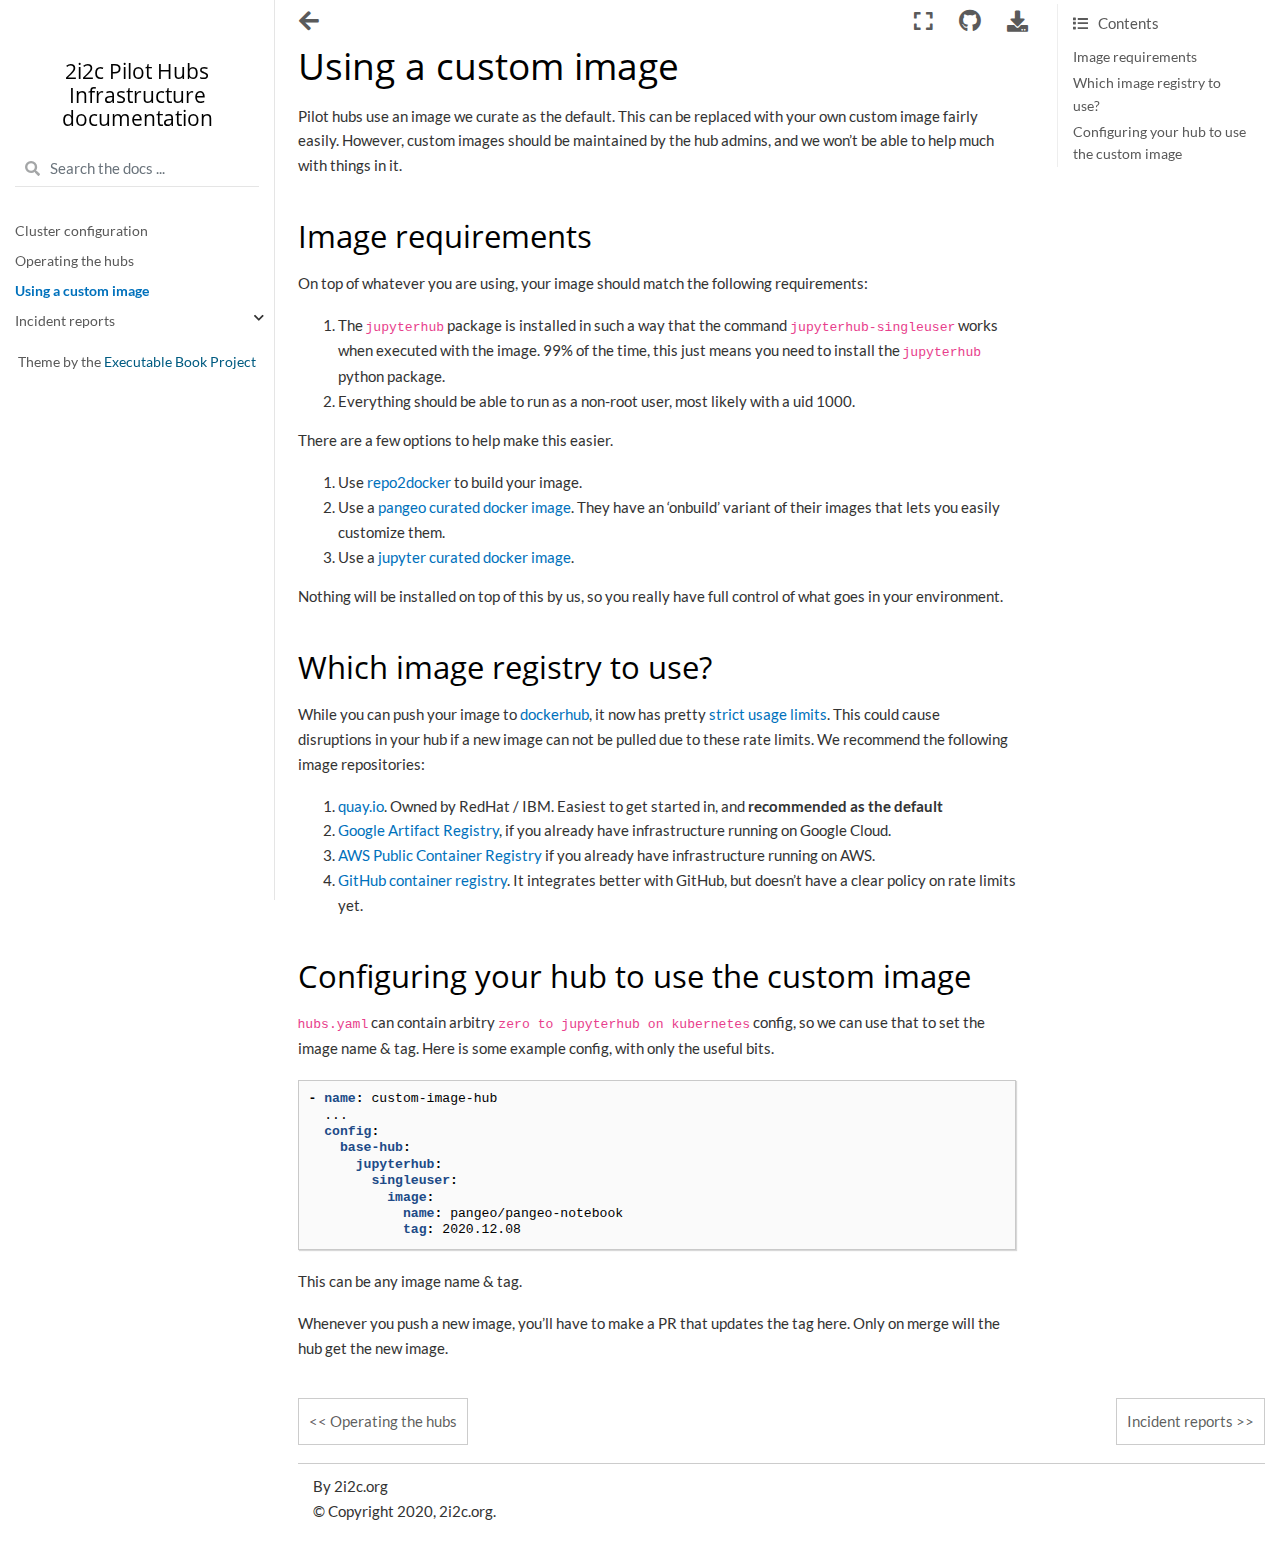
<file: custom-image.html>
<!DOCTYPE html>

<html>
  <head>
    <meta charset="utf-8" />
    <meta name="viewport" content="width=device-width, initial-scale=1.0" />
    <title>Using a custom image &#8212; 2i2c Pilot Hubs Infrastructure  documentation</title>
    
  <link rel="stylesheet" href="_static/css/index.f658d18f9b420779cfdf24aa0a7e2d77.css">

    
  <link rel="stylesheet"
    href="_static/vendor/fontawesome/5.13.0/css/all.min.css">
  <link rel="preload" as="font" type="font/woff2" crossorigin
    href="_static/vendor/fontawesome/5.13.0/webfonts/fa-solid-900.woff2">
  <link rel="preload" as="font" type="font/woff2" crossorigin
    href="_static/vendor/fontawesome/5.13.0/webfonts/fa-brands-400.woff2">

    
      
  <link rel="stylesheet"
    href="_static/vendor/open-sans_all/1.44.1/index.css">
  <link rel="stylesheet"
    href="_static/vendor/lato_latin-ext/1.44.1/index.css">

    
    <link rel="stylesheet" href="_static/pygments.css" type="text/css" />
    <link rel="stylesheet" href="_static/sphinx-book-theme.40e2e510f6b7d1648584402491bb10fe.css" type="text/css" />
    <link rel="stylesheet" type="text/css" href="_static/panels-main.c949a650a448cc0ae9fd3441c0e17fb0.css" />
    <link rel="stylesheet" type="text/css" href="_static/panels-variables.06eb56fa6e07937060861dad626602ad.css" />
    
  <link rel="preload" as="script" href="_static/js/index.d3f166471bb80abb5163.js">

    <script id="documentation_options" data-url_root="./" src="_static/documentation_options.js"></script>
    <script src="_static/jquery.js"></script>
    <script src="_static/underscore.js"></script>
    <script src="_static/doctools.js"></script>
    <script src="_static/sphinx-book-theme.d31b09fe5c1d09cb49b26a786de4a05d.js"></script>
    <link rel="index" title="Index" href="genindex.html" />
    <link rel="search" title="Search" href="search.html" />
    <link rel="next" title="Incident reports" href="incidents/index.html" />
    <link rel="prev" title="Operating the hubs" href="operate.html" />

    <meta name="viewport" content="width=device-width, initial-scale=1" />
    <meta name="docsearch:language" content="en" />



  </head>
  <body data-spy="scroll" data-target="#bd-toc-nav" data-offset="80">
    

    <div class="container-xl">
      <div class="row">
          
<div class="col-12 col-md-3 bd-sidebar site-navigation show" id="site-navigation">
    
        <div class="navbar-brand-box">
<a class="navbar-brand text-wrap" href="index.html">
  
  
  <h1 class="site-logo" id="site-title">2i2c Pilot Hubs Infrastructure  documentation</h1>
  
</a>
</div><form class="bd-search d-flex align-items-center" action="search.html" method="get">
  <i class="icon fas fa-search"></i>
  <input type="search" class="form-control" name="q" id="search-input" placeholder="Search the docs ..." aria-label="Search the docs ..." autocomplete="off" >
</form>
<nav class="bd-links" id="bd-docs-nav" aria-label="Main navigation">
    <ul class="current nav sidenav_l1">
 <li class="toctree-l1">
  <a class="reference internal" href="configure.html">
   Cluster configuration
  </a>
 </li>
 <li class="toctree-l1">
  <a class="reference internal" href="operate.html">
   Operating the hubs
  </a>
 </li>
 <li class="toctree-l1 current active">
  <a class="current reference internal" href="#">
   Using a custom image
  </a>
 </li>
 <li class="toctree-l1 collapsible-parent">
  <a class="reference internal" href="incidents/index.html">
   Incident reports
  </a>
  <ul class="collapse-ul">
   <li class="toctree-l2">
    <a class="reference internal" href="incidents/2020-10-28-memory-overload.html">
     2020-08-28 - Memory overload on WER cluster
    </a>
   </li>
  </ul>
  <i class="fas fa-chevron-down">
  </i>
 </li>
</ul>

</nav> <!-- To handle the deprecated key -->

<div class="navbar_extra_footer">
  Theme by the <a href="https://ebp.jupyterbook.org">Executable Book Project</a>
</div>

</div>


          


          
<main class="col py-md-3 pl-md-4 bd-content overflow-auto" role="main">
    
    <div class="row topbar fixed-top container-xl">
    <div class="col-12 col-md-3 bd-topbar-whitespace site-navigation show">
    </div>
    <div class="col pl-2 topbar-main">
        
        <button id="navbar-toggler" class="navbar-toggler ml-0" type="button" data-toggle="collapse"
            data-toggle="tooltip" data-placement="bottom" data-target=".site-navigation" aria-controls="navbar-menu"
            aria-expanded="true" aria-label="Toggle navigation" aria-controls="site-navigation"
            title="Toggle navigation" data-toggle="tooltip" data-placement="left">
            <i class="fas fa-bars"></i>
            <i class="fas fa-arrow-left"></i>
            <i class="fas fa-arrow-up"></i>
        </button>
        
        
<div class="dropdown-buttons-trigger">
    <button id="dropdown-buttons-trigger" class="btn btn-secondary topbarbtn" aria-label="Download this page"><i
            class="fas fa-download"></i></button>

    <div class="dropdown-buttons">
        <!-- ipynb file if we had a myst markdown file -->
        
        <!-- Download raw file -->
        <a class="dropdown-buttons" href="_sources/custom-image.md.txt"><button type="button"
                class="btn btn-secondary topbarbtn" title="Download source file" data-toggle="tooltip"
                data-placement="left">.md</button></a>
        <!-- Download PDF via print -->
        <button type="button" id="download-print" class="btn btn-secondary topbarbtn" title="Print to PDF"
            onClick="window.print()" data-toggle="tooltip" data-placement="left">.pdf</button>
    </div>
</div>

        <!-- Source interaction buttons -->

<div class="dropdown-buttons-trigger">
    <button id="dropdown-buttons-trigger" class="btn btn-secondary topbarbtn"
        aria-label="Connect with source repository"><i class="fab fa-github"></i></button>
    <div class="dropdown-buttons sourcebuttons">
        <a class="repository-button"
            href="https://github.com/2i2c-org/pilot-hubs"><button type="button" class="btn btn-secondary topbarbtn"
                data-toggle="tooltip" data-placement="left" title="Source repository"><i
                    class="fab fa-github"></i>repository</button></a>
        <a class="issues-button"
            href="https://github.com/2i2c-org/pilot-hubs/issues/new?title=Issue%20on%20page%20%2Fcustom-image.html&body=Your%20issue%20content%20here."><button
                type="button" class="btn btn-secondary topbarbtn" data-toggle="tooltip" data-placement="left"
                title="Open an issue"><i class="fas fa-lightbulb"></i>open issue</button></a>
        
    </div>
</div>


        <!-- Full screen (wrap in <a> to have style consistency -->
        <a class="full-screen-button"><button type="button" class="btn btn-secondary topbarbtn" data-toggle="tooltip"
                data-placement="bottom" onclick="toggleFullScreen()" aria-label="Fullscreen mode"
                title="Fullscreen mode"><i
                    class="fas fa-expand"></i></button></a>

        <!-- Launch buttons -->

    </div>

    <!-- Table of contents -->
    <div class="d-none d-md-block col-md-2 bd-toc show">
        
        <div class="tocsection onthispage pt-5 pb-3">
            <i class="fas fa-list"></i> Contents
        </div>
        <nav id="bd-toc-nav">
            <ul class="nav section-nav flex-column">
 <li class="toc-h2 nav-item toc-entry">
  <a class="reference internal nav-link" href="#image-requirements">
   Image requirements
  </a>
 </li>
 <li class="toc-h2 nav-item toc-entry">
  <a class="reference internal nav-link" href="#which-image-registry-to-use">
   Which image registry to use?
  </a>
 </li>
 <li class="toc-h2 nav-item toc-entry">
  <a class="reference internal nav-link" href="#configuring-your-hub-to-use-the-custom-image">
   Configuring your hub to use the custom image
  </a>
 </li>
</ul>

        </nav>
        
    </div>
</div>
    <div id="main-content" class="row">
        <div class="col-12 col-md-9 pl-md-3 pr-md-0">
        
              <div>
                
  <div class="section" id="using-a-custom-image">
<h1>Using a custom image<a class="headerlink" href="#using-a-custom-image" title="Permalink to this headline">¶</a></h1>
<p>Pilot hubs use an image we curate as the default. This can be replaced with your
own custom image fairly easily. However, custom images should be maintained
by the hub admins, and we won’t be able to help much with things in it.</p>
<div class="section" id="image-requirements">
<h2>Image requirements<a class="headerlink" href="#image-requirements" title="Permalink to this headline">¶</a></h2>
<p>On top of whatever you are using, your image should match the following requirements:</p>
<ol class="simple">
<li><p>The <code class="docutils literal notranslate"><span class="pre">jupyterhub</span></code> package is installed in such a way that the command <code class="docutils literal notranslate"><span class="pre">jupyterhub-singleuser</span></code>
works when executed with the image. 99% of the time, this just means you need to
install the <code class="docutils literal notranslate"><span class="pre">jupyterhub</span></code> python package.</p></li>
<li><p>Everything should be able to run as a non-root user, most likely with a uid 1000.</p></li>
</ol>
<p>There are a few options to help make this easier.</p>
<ol class="simple">
<li><p>Use <a class="reference external" href="https://repo2docker.readthedocs.io">repo2docker</a> to build your image.</p></li>
<li><p>Use a <a class="reference external" href="https://github.com/pangeo-data/pangeo-docker-images/">pangeo curated docker image</a>.
They have an ‘onbuild’ variant of their images that lets you easily customize
them.</p></li>
<li><p>Use a <a class="reference external" href="https://jupyter-docker-stacks.readthedocs.io/en/latest/">jupyter curated docker image</a>.</p></li>
</ol>
<p>Nothing will be installed on top of this by us, so you really have full control of what
goes in your environment.</p>
</div>
<div class="section" id="which-image-registry-to-use">
<h2>Which image registry to use?<a class="headerlink" href="#which-image-registry-to-use" title="Permalink to this headline">¶</a></h2>
<p>While you can push your image to <a class="reference external" href="https://hub.docker.com">dockerhub</a>, it now has
pretty <a class="reference external" href="https://www.docker.com/increase-rate-limits">strict usage limits</a>. This
could cause disruptions in your hub if a new image can not be pulled due to
these rate limits. We recommend the following image repositories:</p>
<ol class="simple">
<li><p><a class="reference external" href="https://quay.io/">quay.io</a>. Owned by RedHat / IBM. Easiest to get started in,
and <strong>recommended as the default</strong></p></li>
<li><p><a class="reference external" href="https://cloud.google.com/artifact-registry">Google Artifact Registry</a>, if
you already have infrastructure running on Google Cloud.</p></li>
<li><p><a class="reference external" href="https://aws.amazon.com/blogs/aws/amazon-ecr-public-a-new-public-container-registry/">AWS Public Container Registry</a>
if you already have infrastructure running on AWS.</p></li>
<li><p><a class="reference external" href="https://docs.github.com/en/free-pro-team&#64;latest/packages/guides/about-github-container-registry">GitHub container registry</a>.
It integrates better with GitHub, but doesn’t have a clear policy on rate limits
yet.</p></li>
</ol>
</div>
<div class="section" id="configuring-your-hub-to-use-the-custom-image">
<h2>Configuring your hub to use the custom image<a class="headerlink" href="#configuring-your-hub-to-use-the-custom-image" title="Permalink to this headline">¶</a></h2>
<p><code class="docutils literal notranslate"><span class="pre">hubs.yaml</span></code> can contain arbitry <code class="docutils literal notranslate"><span class="pre">zero</span> <span class="pre">to</span> <span class="pre">jupyterhub</span> <span class="pre">on</span> <span class="pre">kubernetes</span></code> config, so we
can use that to set the image name &amp; tag. Here is some example config, with only
the useful bits.</p>
<div class="highlight-yaml notranslate"><div class="highlight"><pre><span></span><span class="p p-Indicator">-</span> <span class="nt">name</span><span class="p">:</span> <span class="l l-Scalar l-Scalar-Plain">custom-image-hub</span>
  <span class="l l-Scalar l-Scalar-Plain">...</span>
  <span class="nt">config</span><span class="p">:</span>
    <span class="nt">base-hub</span><span class="p">:</span>
      <span class="nt">jupyterhub</span><span class="p">:</span>
        <span class="nt">singleuser</span><span class="p">:</span>
          <span class="nt">image</span><span class="p">:</span>
            <span class="nt">name</span><span class="p">:</span> <span class="l l-Scalar l-Scalar-Plain">pangeo/pangeo-notebook</span>
            <span class="nt">tag</span><span class="p">:</span> <span class="l l-Scalar l-Scalar-Plain">2020.12.08</span>
</pre></div>
</div>
<p>This can be any image name &amp; tag.</p>
<p>Whenever you push a new image, you’ll have to make a PR that updates the tag here.
Only on merge will the hub get the new image.</p>
</div>
</div>


              </div>
              
        </div>
    </div>
    
    
    <div class='prev-next-bottom'>
        
    <a class='left-prev' id="prev-link" href="operate.html" title="previous page">Operating the hubs</a>
    <a class='right-next' id="next-link" href="incidents/index.html" title="next page">Incident reports</a>

    </div>
    <footer class="footer mt-5 mt-md-0">
    <div class="container">
      <p>
        
          By 2i2c.org<br/>
        
            &copy; Copyright 2020, 2i2c.org.<br/>
      </p>
    </div>
  </footer>
</main>


      </div>
    </div>

    
  <script src="_static/js/index.d3f166471bb80abb5163.js"></script>


    
  </body>
</html>
</file>
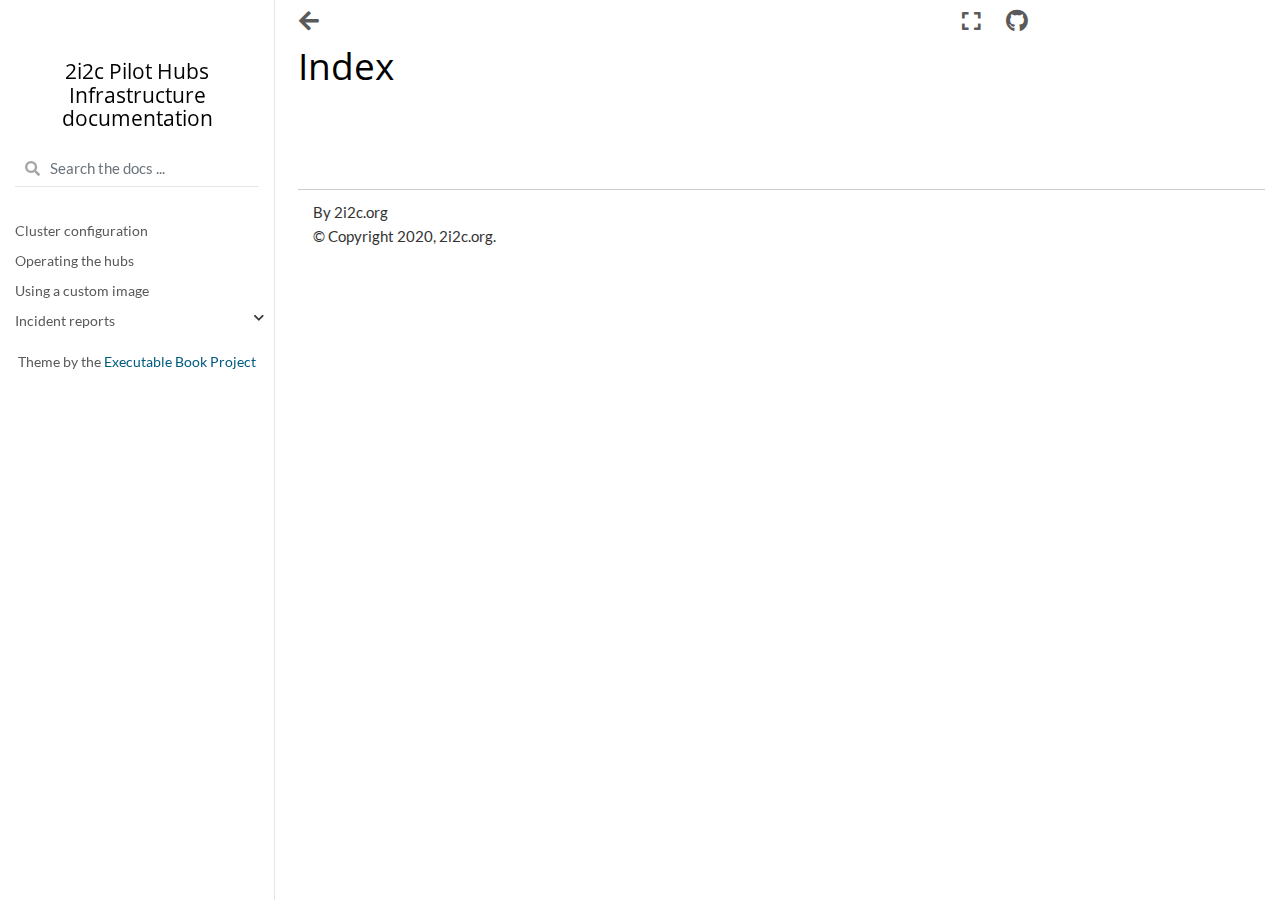
<file: genindex.html>
<!DOCTYPE html>

<html>
  <head>
    <meta charset="utf-8" />
    <meta name="viewport" content="width=device-width, initial-scale=1.0" />
    <title>Index &#8212; 2i2c Pilot Hubs Infrastructure  documentation</title>
    
  <link rel="stylesheet" href="_static/css/index.f658d18f9b420779cfdf24aa0a7e2d77.css">

    
  <link rel="stylesheet"
    href="_static/vendor/fontawesome/5.13.0/css/all.min.css">
  <link rel="preload" as="font" type="font/woff2" crossorigin
    href="_static/vendor/fontawesome/5.13.0/webfonts/fa-solid-900.woff2">
  <link rel="preload" as="font" type="font/woff2" crossorigin
    href="_static/vendor/fontawesome/5.13.0/webfonts/fa-brands-400.woff2">

    
      
  <link rel="stylesheet"
    href="_static/vendor/open-sans_all/1.44.1/index.css">
  <link rel="stylesheet"
    href="_static/vendor/lato_latin-ext/1.44.1/index.css">

    
    <link rel="stylesheet" href="_static/pygments.css" type="text/css" />
    <link rel="stylesheet" href="_static/sphinx-book-theme.40e2e510f6b7d1648584402491bb10fe.css" type="text/css" />
    <link rel="stylesheet" type="text/css" href="_static/panels-main.c949a650a448cc0ae9fd3441c0e17fb0.css" />
    <link rel="stylesheet" type="text/css" href="_static/panels-variables.06eb56fa6e07937060861dad626602ad.css" />
    
  <link rel="preload" as="script" href="_static/js/index.d3f166471bb80abb5163.js">

    <script id="documentation_options" data-url_root="./" src="_static/documentation_options.js"></script>
    <script src="_static/jquery.js"></script>
    <script src="_static/underscore.js"></script>
    <script src="_static/doctools.js"></script>
    <script src="_static/sphinx-book-theme.d31b09fe5c1d09cb49b26a786de4a05d.js"></script>
    <link rel="index" title="Index" href="#" />
    <link rel="search" title="Search" href="search.html" />

    <meta name="viewport" content="width=device-width, initial-scale=1" />
    <meta name="docsearch:language" content="en" />



  </head>
  <body data-spy="scroll" data-target="#bd-toc-nav" data-offset="80">
    

    <div class="container-xl">
      <div class="row">
          
<div class="col-12 col-md-3 bd-sidebar site-navigation show" id="site-navigation">
    
        <div class="navbar-brand-box">
<a class="navbar-brand text-wrap" href="index.html">
  
  
  <h1 class="site-logo" id="site-title">2i2c Pilot Hubs Infrastructure  documentation</h1>
  
</a>
</div><form class="bd-search d-flex align-items-center" action="search.html" method="get">
  <i class="icon fas fa-search"></i>
  <input type="search" class="form-control" name="q" id="search-input" placeholder="Search the docs ..." aria-label="Search the docs ..." autocomplete="off" >
</form>
<nav class="bd-links" id="bd-docs-nav" aria-label="Main navigation">
    <ul class="nav sidenav_l1">
 <li class="toctree-l1">
  <a class="reference internal" href="configure.html">
   Cluster configuration
  </a>
 </li>
 <li class="toctree-l1">
  <a class="reference internal" href="operate.html">
   Operating the hubs
  </a>
 </li>
 <li class="toctree-l1">
  <a class="reference internal" href="custom-image.html">
   Using a custom image
  </a>
 </li>
 <li class="toctree-l1 collapsible-parent">
  <a class="reference internal" href="incidents/index.html">
   Incident reports
  </a>
  <ul class="collapse-ul">
   <li class="toctree-l2">
    <a class="reference internal" href="incidents/2020-10-28-memory-overload.html">
     2020-08-28 - Memory overload on WER cluster
    </a>
   </li>
  </ul>
  <i class="fas fa-chevron-down">
  </i>
 </li>
</ul>

</nav> <!-- To handle the deprecated key -->

<div class="navbar_extra_footer">
  Theme by the <a href="https://ebp.jupyterbook.org">Executable Book Project</a>
</div>

</div>


          


          
<main class="col py-md-3 pl-md-4 bd-content overflow-auto" role="main">
    
    <div class="row topbar fixed-top container-xl">
    <div class="col-12 col-md-3 bd-topbar-whitespace site-navigation show">
    </div>
    <div class="col pl-2 topbar-main">
        
        <button id="navbar-toggler" class="navbar-toggler ml-0" type="button" data-toggle="collapse"
            data-toggle="tooltip" data-placement="bottom" data-target=".site-navigation" aria-controls="navbar-menu"
            aria-expanded="true" aria-label="Toggle navigation" aria-controls="site-navigation"
            title="Toggle navigation" data-toggle="tooltip" data-placement="left">
            <i class="fas fa-bars"></i>
            <i class="fas fa-arrow-left"></i>
            <i class="fas fa-arrow-up"></i>
        </button>
        
        
        <!-- Source interaction buttons -->

<div class="dropdown-buttons-trigger">
    <button id="dropdown-buttons-trigger" class="btn btn-secondary topbarbtn"
        aria-label="Connect with source repository"><i class="fab fa-github"></i></button>
    <div class="dropdown-buttons sourcebuttons">
        <a class="repository-button"
            href="https://github.com/2i2c-org/pilot-hubs"><button type="button" class="btn btn-secondary topbarbtn"
                data-toggle="tooltip" data-placement="left" title="Source repository"><i
                    class="fab fa-github"></i>repository</button></a>
        <a class="issues-button"
            href="https://github.com/2i2c-org/pilot-hubs/issues/new?title=Issue%20on%20page%20%2Fgenindex.html&body=Your%20issue%20content%20here."><button
                type="button" class="btn btn-secondary topbarbtn" data-toggle="tooltip" data-placement="left"
                title="Open an issue"><i class="fas fa-lightbulb"></i>open issue</button></a>
        
    </div>
</div>


        <!-- Full screen (wrap in <a> to have style consistency -->
        <a class="full-screen-button"><button type="button" class="btn btn-secondary topbarbtn" data-toggle="tooltip"
                data-placement="bottom" onclick="toggleFullScreen()" aria-label="Fullscreen mode"
                title="Fullscreen mode"><i
                    class="fas fa-expand"></i></button></a>

        <!-- Launch buttons -->

    </div>

    <!-- Table of contents -->
    <div class="d-none d-md-block col-md-2 bd-toc show">
        
    </div>
</div>
    <div id="main-content" class="row">
        <div class="col-12 col-md-9 pl-md-3 pr-md-0">
        
              <div>
                

<h1 id="index">Index</h1>

<div class="genindex-jumpbox">
 
</div>


              </div>
              
        </div>
    </div>
    
    
    <div class='prev-next-bottom'>
        

    </div>
    <footer class="footer mt-5 mt-md-0">
    <div class="container">
      <p>
        
          By 2i2c.org<br/>
        
            &copy; Copyright 2020, 2i2c.org.<br/>
      </p>
    </div>
  </footer>
</main>


      </div>
    </div>

    
  <script src="_static/js/index.d3f166471bb80abb5163.js"></script>


    
  </body>
</html>
</file>
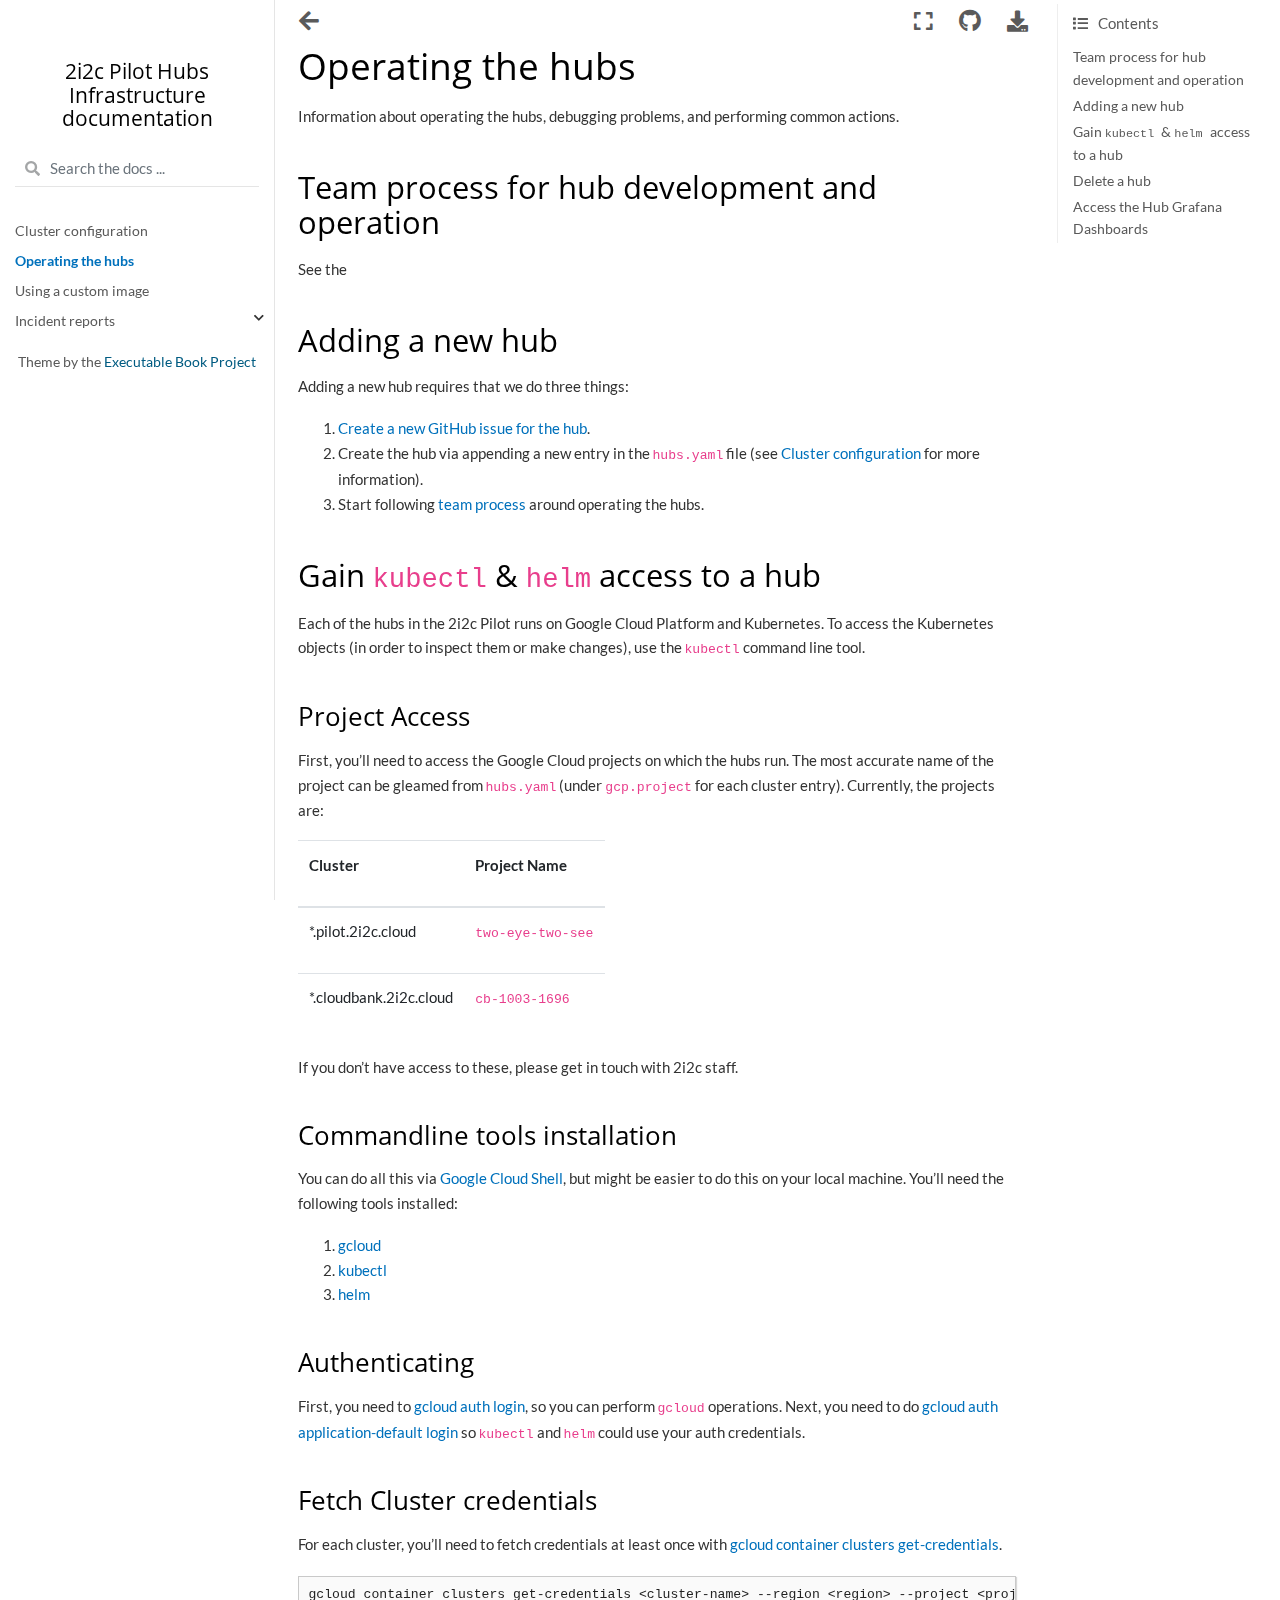
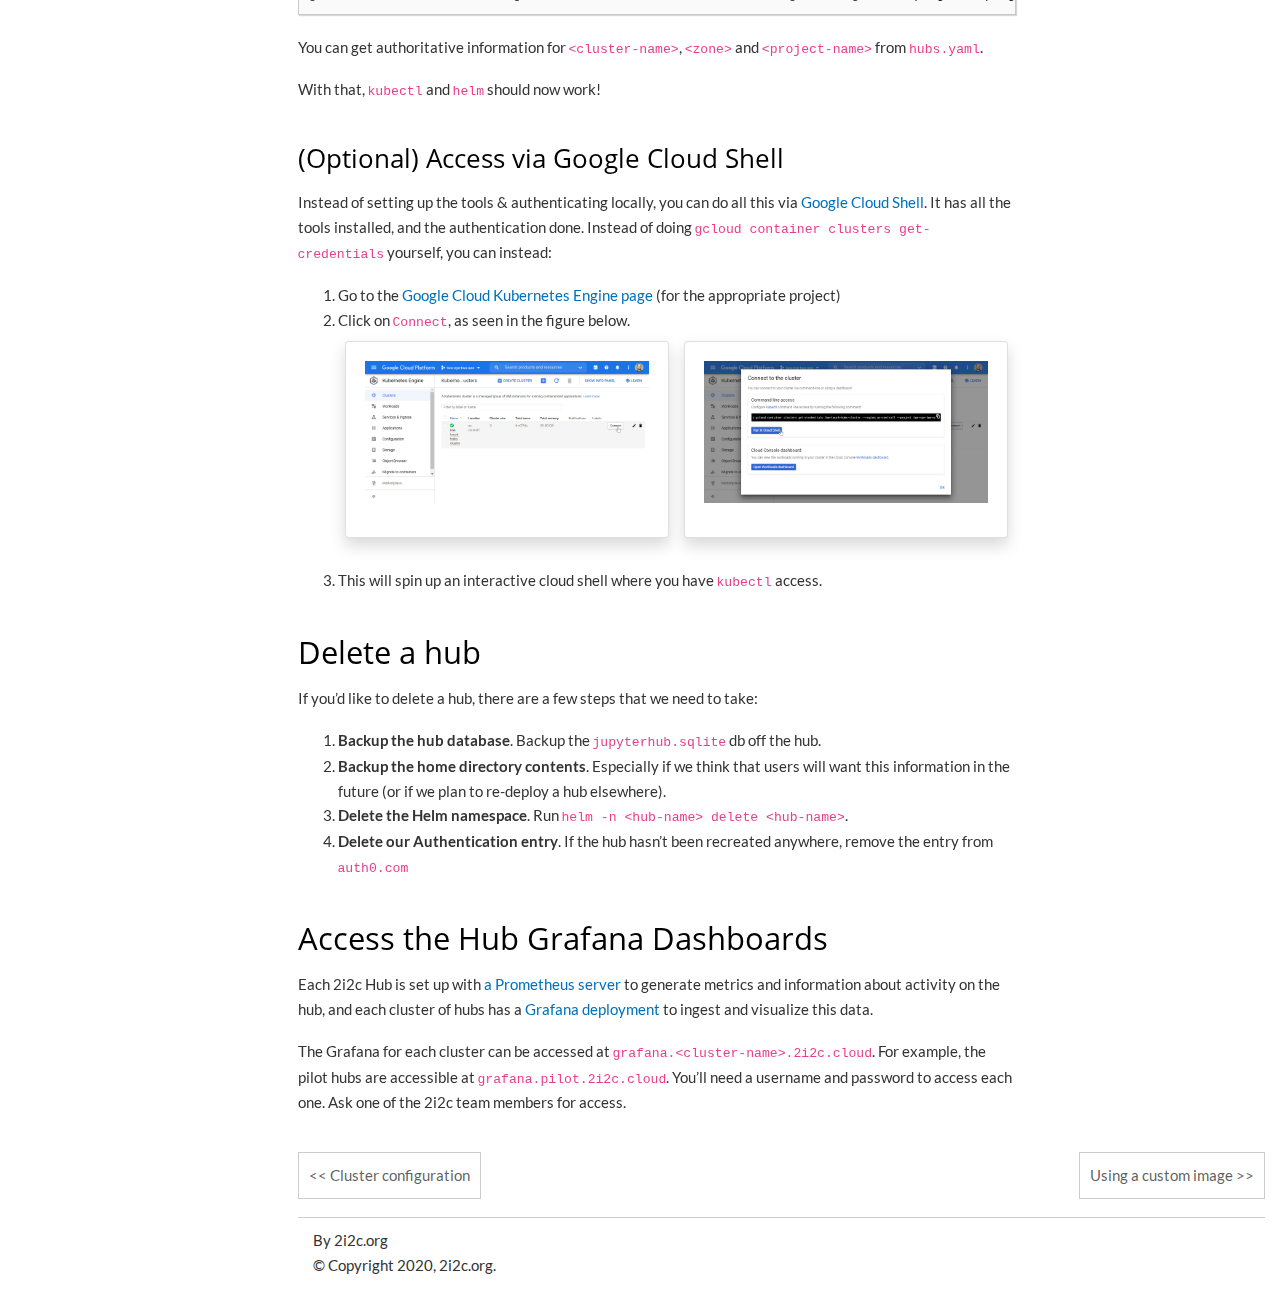
<file: operate.html>
<!DOCTYPE html>

<html>
  <head>
    <meta charset="utf-8" />
    <meta name="viewport" content="width=device-width, initial-scale=1.0" />
    <title>Operating the hubs &#8212; 2i2c Pilot Hubs Infrastructure  documentation</title>
    
  <link rel="stylesheet" href="_static/css/index.f658d18f9b420779cfdf24aa0a7e2d77.css">

    
  <link rel="stylesheet"
    href="_static/vendor/fontawesome/5.13.0/css/all.min.css">
  <link rel="preload" as="font" type="font/woff2" crossorigin
    href="_static/vendor/fontawesome/5.13.0/webfonts/fa-solid-900.woff2">
  <link rel="preload" as="font" type="font/woff2" crossorigin
    href="_static/vendor/fontawesome/5.13.0/webfonts/fa-brands-400.woff2">

    
      
  <link rel="stylesheet"
    href="_static/vendor/open-sans_all/1.44.1/index.css">
  <link rel="stylesheet"
    href="_static/vendor/lato_latin-ext/1.44.1/index.css">

    
    <link rel="stylesheet" href="_static/pygments.css" type="text/css" />
    <link rel="stylesheet" href="_static/sphinx-book-theme.40e2e510f6b7d1648584402491bb10fe.css" type="text/css" />
    <link rel="stylesheet" type="text/css" href="_static/panels-main.c949a650a448cc0ae9fd3441c0e17fb0.css" />
    <link rel="stylesheet" type="text/css" href="_static/panels-variables.06eb56fa6e07937060861dad626602ad.css" />
    
  <link rel="preload" as="script" href="_static/js/index.d3f166471bb80abb5163.js">

    <script id="documentation_options" data-url_root="./" src="_static/documentation_options.js"></script>
    <script src="_static/jquery.js"></script>
    <script src="_static/underscore.js"></script>
    <script src="_static/doctools.js"></script>
    <script src="_static/sphinx-book-theme.d31b09fe5c1d09cb49b26a786de4a05d.js"></script>
    <link rel="index" title="Index" href="genindex.html" />
    <link rel="search" title="Search" href="search.html" />
    <link rel="next" title="Using a custom image" href="custom-image.html" />
    <link rel="prev" title="Cluster configuration" href="configure.html" />

    <meta name="viewport" content="width=device-width, initial-scale=1" />
    <meta name="docsearch:language" content="en" />



  </head>
  <body data-spy="scroll" data-target="#bd-toc-nav" data-offset="80">
    

    <div class="container-xl">
      <div class="row">
          
<div class="col-12 col-md-3 bd-sidebar site-navigation show" id="site-navigation">
    
        <div class="navbar-brand-box">
<a class="navbar-brand text-wrap" href="index.html">
  
  
  <h1 class="site-logo" id="site-title">2i2c Pilot Hubs Infrastructure  documentation</h1>
  
</a>
</div><form class="bd-search d-flex align-items-center" action="search.html" method="get">
  <i class="icon fas fa-search"></i>
  <input type="search" class="form-control" name="q" id="search-input" placeholder="Search the docs ..." aria-label="Search the docs ..." autocomplete="off" >
</form>
<nav class="bd-links" id="bd-docs-nav" aria-label="Main navigation">
    <ul class="current nav sidenav_l1">
 <li class="toctree-l1">
  <a class="reference internal" href="configure.html">
   Cluster configuration
  </a>
 </li>
 <li class="toctree-l1 current active">
  <a class="current reference internal" href="#">
   Operating the hubs
  </a>
 </li>
 <li class="toctree-l1">
  <a class="reference internal" href="custom-image.html">
   Using a custom image
  </a>
 </li>
 <li class="toctree-l1 collapsible-parent">
  <a class="reference internal" href="incidents/index.html">
   Incident reports
  </a>
  <ul class="collapse-ul">
   <li class="toctree-l2">
    <a class="reference internal" href="incidents/2020-10-28-memory-overload.html">
     2020-08-28 - Memory overload on WER cluster
    </a>
   </li>
  </ul>
  <i class="fas fa-chevron-down">
  </i>
 </li>
</ul>

</nav> <!-- To handle the deprecated key -->

<div class="navbar_extra_footer">
  Theme by the <a href="https://ebp.jupyterbook.org">Executable Book Project</a>
</div>

</div>


          


          
<main class="col py-md-3 pl-md-4 bd-content overflow-auto" role="main">
    
    <div class="row topbar fixed-top container-xl">
    <div class="col-12 col-md-3 bd-topbar-whitespace site-navigation show">
    </div>
    <div class="col pl-2 topbar-main">
        
        <button id="navbar-toggler" class="navbar-toggler ml-0" type="button" data-toggle="collapse"
            data-toggle="tooltip" data-placement="bottom" data-target=".site-navigation" aria-controls="navbar-menu"
            aria-expanded="true" aria-label="Toggle navigation" aria-controls="site-navigation"
            title="Toggle navigation" data-toggle="tooltip" data-placement="left">
            <i class="fas fa-bars"></i>
            <i class="fas fa-arrow-left"></i>
            <i class="fas fa-arrow-up"></i>
        </button>
        
        
<div class="dropdown-buttons-trigger">
    <button id="dropdown-buttons-trigger" class="btn btn-secondary topbarbtn" aria-label="Download this page"><i
            class="fas fa-download"></i></button>

    <div class="dropdown-buttons">
        <!-- ipynb file if we had a myst markdown file -->
        
        <!-- Download raw file -->
        <a class="dropdown-buttons" href="_sources/operate.md.txt"><button type="button"
                class="btn btn-secondary topbarbtn" title="Download source file" data-toggle="tooltip"
                data-placement="left">.md</button></a>
        <!-- Download PDF via print -->
        <button type="button" id="download-print" class="btn btn-secondary topbarbtn" title="Print to PDF"
            onClick="window.print()" data-toggle="tooltip" data-placement="left">.pdf</button>
    </div>
</div>

        <!-- Source interaction buttons -->

<div class="dropdown-buttons-trigger">
    <button id="dropdown-buttons-trigger" class="btn btn-secondary topbarbtn"
        aria-label="Connect with source repository"><i class="fab fa-github"></i></button>
    <div class="dropdown-buttons sourcebuttons">
        <a class="repository-button"
            href="https://github.com/2i2c-org/pilot-hubs"><button type="button" class="btn btn-secondary topbarbtn"
                data-toggle="tooltip" data-placement="left" title="Source repository"><i
                    class="fab fa-github"></i>repository</button></a>
        <a class="issues-button"
            href="https://github.com/2i2c-org/pilot-hubs/issues/new?title=Issue%20on%20page%20%2Foperate.html&body=Your%20issue%20content%20here."><button
                type="button" class="btn btn-secondary topbarbtn" data-toggle="tooltip" data-placement="left"
                title="Open an issue"><i class="fas fa-lightbulb"></i>open issue</button></a>
        
    </div>
</div>


        <!-- Full screen (wrap in <a> to have style consistency -->
        <a class="full-screen-button"><button type="button" class="btn btn-secondary topbarbtn" data-toggle="tooltip"
                data-placement="bottom" onclick="toggleFullScreen()" aria-label="Fullscreen mode"
                title="Fullscreen mode"><i
                    class="fas fa-expand"></i></button></a>

        <!-- Launch buttons -->

    </div>

    <!-- Table of contents -->
    <div class="d-none d-md-block col-md-2 bd-toc show">
        
        <div class="tocsection onthispage pt-5 pb-3">
            <i class="fas fa-list"></i> Contents
        </div>
        <nav id="bd-toc-nav">
            <ul class="nav section-nav flex-column">
 <li class="toc-h2 nav-item toc-entry">
  <a class="reference internal nav-link" href="#team-process-for-hub-development-and-operation">
   Team process for hub development and operation
  </a>
 </li>
 <li class="toc-h2 nav-item toc-entry">
  <a class="reference internal nav-link" href="#adding-a-new-hub">
   Adding a new hub
  </a>
 </li>
 <li class="toc-h2 nav-item toc-entry">
  <a class="reference internal nav-link" href="#gain-kubectl-helm-access-to-a-hub">
   Gain
   <code class="docutils literal notranslate">
    <span class="pre">
     kubectl
    </span>
   </code>
   &amp;
   <code class="docutils literal notranslate">
    <span class="pre">
     helm
    </span>
   </code>
   access to a hub
  </a>
  <ul class="nav section-nav flex-column">
   <li class="toc-h3 nav-item toc-entry">
    <a class="reference internal nav-link" href="#project-access">
     Project Access
    </a>
   </li>
   <li class="toc-h3 nav-item toc-entry">
    <a class="reference internal nav-link" href="#commandline-tools-installation">
     Commandline tools installation
    </a>
   </li>
   <li class="toc-h3 nav-item toc-entry">
    <a class="reference internal nav-link" href="#authenticating">
     Authenticating
    </a>
   </li>
   <li class="toc-h3 nav-item toc-entry">
    <a class="reference internal nav-link" href="#fetch-cluster-credentials">
     Fetch Cluster credentials
    </a>
   </li>
   <li class="toc-h3 nav-item toc-entry">
    <a class="reference internal nav-link" href="#optional-access-via-google-cloud-shell">
     (Optional) Access via Google Cloud Shell
    </a>
   </li>
  </ul>
 </li>
 <li class="toc-h2 nav-item toc-entry">
  <a class="reference internal nav-link" href="#delete-a-hub">
   Delete a hub
  </a>
 </li>
 <li class="toc-h2 nav-item toc-entry">
  <a class="reference internal nav-link" href="#access-the-hub-grafana-dashboards">
   Access the Hub Grafana Dashboards
  </a>
 </li>
</ul>

        </nav>
        
    </div>
</div>
    <div id="main-content" class="row">
        <div class="col-12 col-md-9 pl-md-3 pr-md-0">
        
              <div>
                
  <div class="section" id="operating-the-hubs">
<h1>Operating the hubs<a class="headerlink" href="#operating-the-hubs" title="Permalink to this headline">¶</a></h1>
<p>Information about operating the hubs, debugging problems, and performing common actions.</p>
<div class="section" id="team-process-for-hub-development-and-operation">
<span id="operate-team-process"></span><h2>Team process for hub development and operation<a class="headerlink" href="#team-process-for-hub-development-and-operation" title="Permalink to this headline">¶</a></h2>
<p>See the <a class="reference external" href="tc:coordination:team-activity"></a></p>
</div>
<div class="section" id="adding-a-new-hub">
<h2>Adding a new hub<a class="headerlink" href="#adding-a-new-hub" title="Permalink to this headline">¶</a></h2>
<p>Adding a new hub requires that we do three things:</p>
<ol class="simple">
<li><p><a class="reference external" href="https://github.com/2i2c-org/pilot-hubs/issues/new">Create a new GitHub issue for the hub</a>.</p></li>
<li><p>Create the hub via appending a new entry in the <code class="docutils literal notranslate"><span class="pre">hubs.yaml</span></code> file (see <a class="reference internal" href="configure.html"><span class="doc std std-doc">Cluster configuration</span></a> for more information).</p></li>
<li><p>Start following <a class="reference external" href="operate:team-process">team process</a> around operating the hubs.</p></li>
</ol>
</div>
<div class="section" id="gain-kubectl-helm-access-to-a-hub">
<h2>Gain <code class="docutils literal notranslate"><span class="pre">kubectl</span></code> &amp; <code class="docutils literal notranslate"><span class="pre">helm</span></code> access to a hub<a class="headerlink" href="#gain-kubectl-helm-access-to-a-hub" title="Permalink to this headline">¶</a></h2>
<p>Each of the hubs in the 2i2c Pilot runs on Google Cloud Platform and Kubernetes.
To access the Kubernetes objects (in order to inspect them or make changes), use
the <code class="docutils literal notranslate"><span class="pre">kubectl</span></code> command line tool.</p>
<div class="section" id="project-access">
<h3>Project Access<a class="headerlink" href="#project-access" title="Permalink to this headline">¶</a></h3>
<p>First, you’ll need to access the Google Cloud projects on which the hubs run. The most accurate name
of the project can be gleamed from <code class="docutils literal notranslate"><span class="pre">hubs.yaml</span></code> (under <code class="docutils literal notranslate"><span class="pre">gcp.project</span></code> for each cluster entry). Currently,
the projects are:</p>
<table class="colwidths-auto table">
<thead>
<tr class="row-odd"><th class="head"><p>Cluster</p></th>
<th class="head"><p>Project Name</p></th>
</tr>
</thead>
<tbody>
<tr class="row-even"><td><p>*.pilot.2i2c.cloud</p></td>
<td><p><code class="docutils literal notranslate"><span class="pre">two-eye-two-see</span></code></p></td>
</tr>
<tr class="row-odd"><td><p>*.cloudbank.2i2c.cloud</p></td>
<td><p><code class="docutils literal notranslate"><span class="pre">cb-1003-1696</span></code></p></td>
</tr>
</tbody>
</table>
<p>If you don’t have access to these, please get in touch with 2i2c staff.</p>
</div>
<div class="section" id="commandline-tools-installation">
<h3>Commandline tools installation<a class="headerlink" href="#commandline-tools-installation" title="Permalink to this headline">¶</a></h3>
<p>You can do all this via <a class="reference external" href="https://cloud.google.com/shell">Google Cloud Shell</a>,
but might be easier to do this on your local machine. You’ll need the following
tools installed:</p>
<ol class="simple">
<li><p><a class="reference external" href="https://cloud.google.com/sdk">gcloud</a></p></li>
<li><p><a class="reference external" href="https://kubernetes.io/docs/tasks/tools/install-kubectl/">kubectl</a></p></li>
<li><p><a class="reference external" href="https://helm.sh/">helm</a></p></li>
</ol>
</div>
<div class="section" id="authenticating">
<h3>Authenticating<a class="headerlink" href="#authenticating" title="Permalink to this headline">¶</a></h3>
<p>First, you need to <a class="reference external" href="https://cloud.google.com/sdk/docs/authorizing#authorizing_with_a_user_account">gcloud auth login</a>,
so you can perform <code class="docutils literal notranslate"><span class="pre">gcloud</span></code> operations. Next, you need to do <a class="reference external" href="https://cloud.google.com/sdk/gcloud/reference/auth/application-default/login">gcloud auth application-default login</a>
so <code class="docutils literal notranslate"><span class="pre">kubectl</span></code> and <code class="docutils literal notranslate"><span class="pre">helm</span></code> could use your auth credentials.</p>
</div>
<div class="section" id="fetch-cluster-credentials">
<h3>Fetch Cluster credentials<a class="headerlink" href="#fetch-cluster-credentials" title="Permalink to this headline">¶</a></h3>
<p>For each cluster, you’ll need to fetch credentials at least once with <a class="reference external" href="https://cloud.google.com/sdk/gcloud/reference/container/clusters/get-credentials">gcloud container clusters get-credentials</a>.</p>
<div class="highlight-bash notranslate"><div class="highlight"><pre><span></span>gcloud container clusters get-credentials &lt;cluster-name&gt; --region &lt;region&gt; --project &lt;project-name&gt;
</pre></div>
</div>
<p>You can get authoritative information for <code class="docutils literal notranslate"><span class="pre">&lt;cluster-name&gt;</span></code>, <code class="docutils literal notranslate"><span class="pre">&lt;zone&gt;</span></code> and <code class="docutils literal notranslate"><span class="pre">&lt;project-name&gt;</span></code> from
<code class="docutils literal notranslate"><span class="pre">hubs.yaml</span></code>.</p>
<p>With that, <code class="docutils literal notranslate"><span class="pre">kubectl</span></code> and <code class="docutils literal notranslate"><span class="pre">helm</span></code> should now work!</p>
</div>
<div class="section" id="optional-access-via-google-cloud-shell">
<h3>(Optional) Access via Google Cloud Shell<a class="headerlink" href="#optional-access-via-google-cloud-shell" title="Permalink to this headline">¶</a></h3>
<p>Instead of setting up the tools &amp; authenticating locally, you can do all this via
<a class="reference external" href="https://cloud.google.com/shell">Google Cloud Shell</a>. It has all the tools installed,
and the authentication done. Instead of doing <code class="docutils literal notranslate"><span class="pre">gcloud</span> <span class="pre">container</span> <span class="pre">clusters</span> <span class="pre">get-credentials</span></code>
yourself, you can instead:</p>
<ol>
<li><p>Go to the <a class="reference external" href="https://console.cloud.google.com/kubernetes/list">Google Cloud Kubernetes Engine page</a> (for the appropriate project)</p></li>
<li><p>Click on <code class="docutils literal notranslate"><span class="pre">Connect</span></code>, as seen in the figure below.</p>
<div class="sphinx-bs container pb-4 docutils">
<div class="row docutils">
<div class="d-flex col-lg-6 col-md-6 col-sm-6 col-xs-12 p-2 docutils">
<div class="card w-100 shadow docutils">
<div class="card-body docutils">
<div class="figure align-default">
<img alt="_images/gcp-k8s-dashboard.png" src="_images/gcp-k8s-dashboard.png" />
</div>
</div>
</div>
</div>
<div class="d-flex col-lg-6 col-md-6 col-sm-6 col-xs-12 p-2 docutils">
<div class="card w-100 shadow docutils">
<div class="card-body docutils">
<div class="figure align-default">
<img alt="_images/gcp-run-in-shell.png" src="_images/gcp-run-in-shell.png" />
</div>
</div>
</div>
</div>
</div>
</div>
</li>
<li><p>This will spin up an interactive cloud shell where you have <code class="docutils literal notranslate"><span class="pre">kubectl</span></code> access.</p></li>
</ol>
</div>
</div>
<div class="section" id="delete-a-hub">
<h2>Delete a hub<a class="headerlink" href="#delete-a-hub" title="Permalink to this headline">¶</a></h2>
<p>If you’d like to delete a hub, there are a few steps that we need to take:</p>
<ol class="simple">
<li><p><strong>Backup the hub database</strong>. Backup the <code class="docutils literal notranslate"><span class="pre">jupyterhub.sqlite</span></code> db off the hub.</p></li>
<li><p><strong>Backup the home directory contents</strong>. Especially if we think that users will want this information in the future (or if we plan to re-deploy a hub elsewhere).</p></li>
<li><p><strong>Delete the Helm namespace</strong>. Run <code class="docutils literal notranslate"><span class="pre">helm</span> <span class="pre">-n</span> <span class="pre">&lt;hub-name&gt;</span> <span class="pre">delete</span> <span class="pre">&lt;hub-name&gt;</span></code>.</p></li>
<li><p><strong>Delete our Authentication entry</strong>. If the hub hasn’t been recreated anywhere, remove the entry from <code class="docutils literal notranslate"><span class="pre">auth0.com</span></code></p></li>
</ol>
</div>
<div class="section" id="access-the-hub-grafana-dashboards">
<h2>Access the Hub Grafana Dashboards<a class="headerlink" href="#access-the-hub-grafana-dashboards" title="Permalink to this headline">¶</a></h2>
<p>Each 2i2c Hub is set up with <a class="reference external" href="https://prometheus.io/">a Prometheus server</a> to generate metrics and information about activity on the hub, and each cluster of hubs has a <a class="reference external" href="https://grafana.com/">Grafana deployment</a> to ingest and visualize this data.</p>
<p>The Grafana for each cluster can be accessed at <code class="docutils literal notranslate"><span class="pre">grafana.&lt;cluster-name&gt;.2i2c.cloud</span></code>.
For example, the pilot hubs are accessible at <code class="docutils literal notranslate"><span class="pre">grafana.pilot.2i2c.cloud</span></code>. You’ll need
a username and password to access each one. Ask one of the 2i2c team members for access.</p>
</div>
</div>


              </div>
              
        </div>
    </div>
    
    
    <div class='prev-next-bottom'>
        
    <a class='left-prev' id="prev-link" href="configure.html" title="previous page">Cluster configuration</a>
    <a class='right-next' id="next-link" href="custom-image.html" title="next page">Using a custom image</a>

    </div>
    <footer class="footer mt-5 mt-md-0">
    <div class="container">
      <p>
        
          By 2i2c.org<br/>
        
            &copy; Copyright 2020, 2i2c.org.<br/>
      </p>
    </div>
  </footer>
</main>


      </div>
    </div>

    
  <script src="_static/js/index.d3f166471bb80abb5163.js"></script>


    
  </body>
</html>
</file>
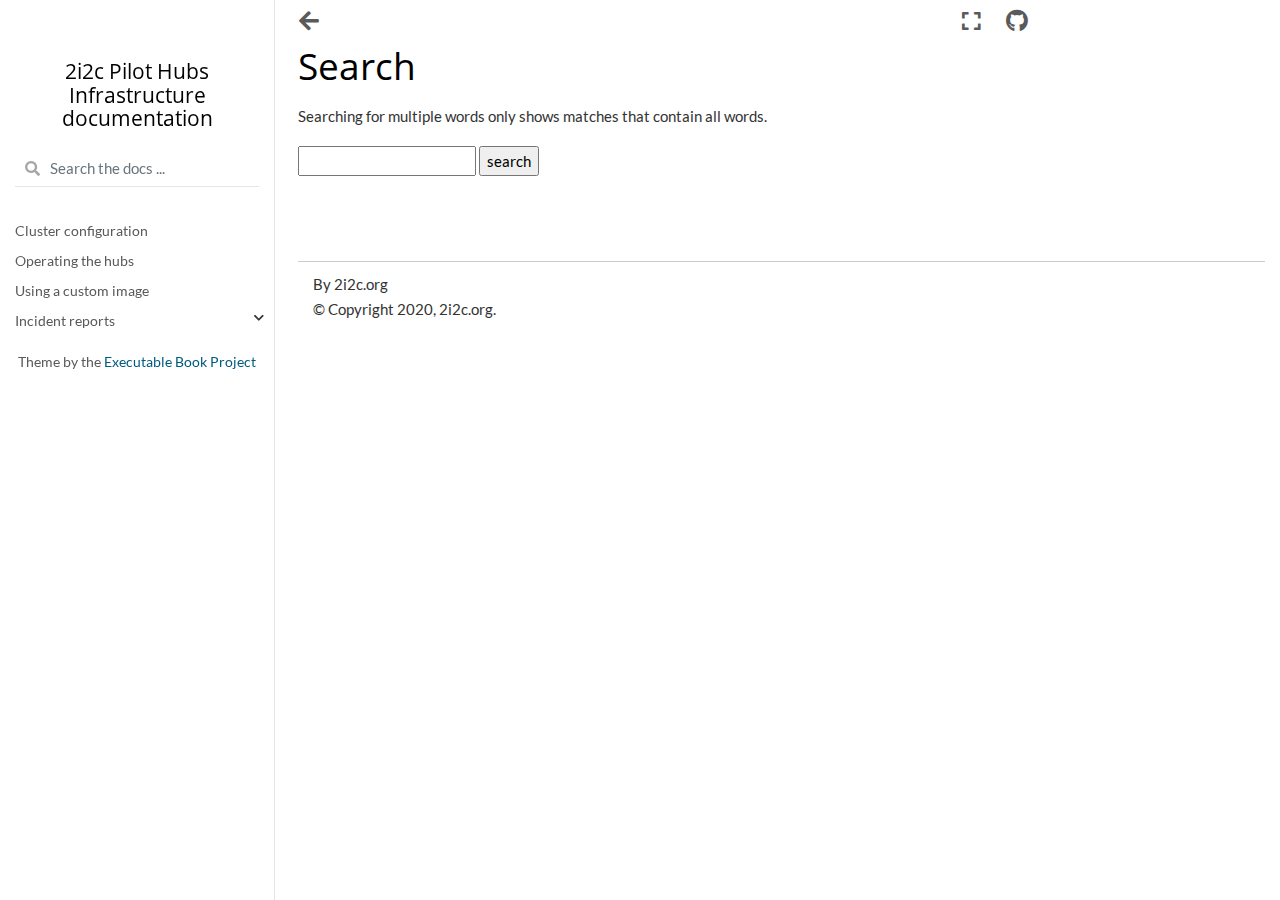
<file: search.html>
<!DOCTYPE html>

<html>
  <head>
    <meta charset="utf-8" />
    <meta name="viewport" content="width=device-width, initial-scale=1.0" />
    <title>Search &#8212; 2i2c Pilot Hubs Infrastructure  documentation</title>
    
  <link rel="stylesheet" href="_static/css/index.f658d18f9b420779cfdf24aa0a7e2d77.css">

    
  <link rel="stylesheet"
    href="_static/vendor/fontawesome/5.13.0/css/all.min.css">
  <link rel="preload" as="font" type="font/woff2" crossorigin
    href="_static/vendor/fontawesome/5.13.0/webfonts/fa-solid-900.woff2">
  <link rel="preload" as="font" type="font/woff2" crossorigin
    href="_static/vendor/fontawesome/5.13.0/webfonts/fa-brands-400.woff2">

    
      
  <link rel="stylesheet"
    href="_static/vendor/open-sans_all/1.44.1/index.css">
  <link rel="stylesheet"
    href="_static/vendor/lato_latin-ext/1.44.1/index.css">

    
    <link rel="stylesheet" href="_static/pygments.css" type="text/css" />
    <link rel="stylesheet" href="_static/sphinx-book-theme.40e2e510f6b7d1648584402491bb10fe.css" type="text/css" />
    <link rel="stylesheet" type="text/css" href="_static/panels-main.c949a650a448cc0ae9fd3441c0e17fb0.css" />
    <link rel="stylesheet" type="text/css" href="_static/panels-variables.06eb56fa6e07937060861dad626602ad.css" />
    
  <link rel="preload" as="script" href="_static/js/index.d3f166471bb80abb5163.js">

    
    <script id="documentation_options" data-url_root="./" src="_static/documentation_options.js"></script>
    <script src="_static/jquery.js"></script>
    <script src="_static/underscore.js"></script>
    <script src="_static/doctools.js"></script>
    <script src="_static/sphinx-book-theme.d31b09fe5c1d09cb49b26a786de4a05d.js"></script>
    <script src="_static/searchtools.js"></script>
    <script src="_static/language_data.js"></script>
    <link rel="index" title="Index" href="genindex.html" />
    <link rel="search" title="Search" href="#" />
  <script src="searchindex.js" defer></script>
  

    <meta name="viewport" content="width=device-width, initial-scale=1" />
    <meta name="docsearch:language" content="en" />




  </head>
  <body data-spy="scroll" data-target="#bd-toc-nav" data-offset="80">
    

    <div class="container-xl">
      <div class="row">
          
<div class="col-12 col-md-3 bd-sidebar site-navigation show" id="site-navigation">
    
        <div class="navbar-brand-box">
<a class="navbar-brand text-wrap" href="index.html">
  
  
  <h1 class="site-logo" id="site-title">2i2c Pilot Hubs Infrastructure  documentation</h1>
  
</a>
</div><form class="bd-search d-flex align-items-center" action="#" method="get">
  <i class="icon fas fa-search"></i>
  <input type="search" class="form-control" name="q" id="search-input" placeholder="Search the docs ..." aria-label="Search the docs ..." autocomplete="off" >
</form>
<nav class="bd-links" id="bd-docs-nav" aria-label="Main navigation">
    <ul class="nav sidenav_l1">
 <li class="toctree-l1">
  <a class="reference internal" href="configure.html">
   Cluster configuration
  </a>
 </li>
 <li class="toctree-l1">
  <a class="reference internal" href="operate.html">
   Operating the hubs
  </a>
 </li>
 <li class="toctree-l1">
  <a class="reference internal" href="custom-image.html">
   Using a custom image
  </a>
 </li>
 <li class="toctree-l1 collapsible-parent">
  <a class="reference internal" href="incidents/index.html">
   Incident reports
  </a>
  <ul class="collapse-ul">
   <li class="toctree-l2">
    <a class="reference internal" href="incidents/2020-10-28-memory-overload.html">
     2020-08-28 - Memory overload on WER cluster
    </a>
   </li>
  </ul>
  <i class="fas fa-chevron-down">
  </i>
 </li>
</ul>

</nav> <!-- To handle the deprecated key -->

<div class="navbar_extra_footer">
  Theme by the <a href="https://ebp.jupyterbook.org">Executable Book Project</a>
</div>

</div>


          


          
<main class="col py-md-3 pl-md-4 bd-content overflow-auto" role="main">
    
    <div class="row topbar fixed-top container-xl">
    <div class="col-12 col-md-3 bd-topbar-whitespace site-navigation show">
    </div>
    <div class="col pl-2 topbar-main">
        
        <button id="navbar-toggler" class="navbar-toggler ml-0" type="button" data-toggle="collapse"
            data-toggle="tooltip" data-placement="bottom" data-target=".site-navigation" aria-controls="navbar-menu"
            aria-expanded="true" aria-label="Toggle navigation" aria-controls="site-navigation"
            title="Toggle navigation" data-toggle="tooltip" data-placement="left">
            <i class="fas fa-bars"></i>
            <i class="fas fa-arrow-left"></i>
            <i class="fas fa-arrow-up"></i>
        </button>
        
        
        <!-- Source interaction buttons -->

<div class="dropdown-buttons-trigger">
    <button id="dropdown-buttons-trigger" class="btn btn-secondary topbarbtn"
        aria-label="Connect with source repository"><i class="fab fa-github"></i></button>
    <div class="dropdown-buttons sourcebuttons">
        <a class="repository-button"
            href="https://github.com/2i2c-org/pilot-hubs"><button type="button" class="btn btn-secondary topbarbtn"
                data-toggle="tooltip" data-placement="left" title="Source repository"><i
                    class="fab fa-github"></i>repository</button></a>
        <a class="issues-button"
            href="https://github.com/2i2c-org/pilot-hubs/issues/new?title=Issue%20on%20page%20%2Fsearch.html&body=Your%20issue%20content%20here."><button
                type="button" class="btn btn-secondary topbarbtn" data-toggle="tooltip" data-placement="left"
                title="Open an issue"><i class="fas fa-lightbulb"></i>open issue</button></a>
        
    </div>
</div>


        <!-- Full screen (wrap in <a> to have style consistency -->
        <a class="full-screen-button"><button type="button" class="btn btn-secondary topbarbtn" data-toggle="tooltip"
                data-placement="bottom" onclick="toggleFullScreen()" aria-label="Fullscreen mode"
                title="Fullscreen mode"><i
                    class="fas fa-expand"></i></button></a>

        <!-- Launch buttons -->

    </div>

    <!-- Table of contents -->
    <div class="d-none d-md-block col-md-2 bd-toc show">
        
    </div>
</div>
    <div id="main-content" class="row">
        <div class="col-12 col-md-9 pl-md-3 pr-md-0">
        
              <div>
                
  <h1 id="search-documentation">Search</h1>
  <div id="fallback" class="admonition warning">
  <script>$('#fallback').hide();</script>
  <p>
    Please activate JavaScript to enable the search
    functionality.
  </p>
  </div>
  <p>
    Searching for multiple words only shows matches that contain
    all words.
  </p>
  <form action="" method="get">
    <input type="text" name="q" aria-labelledby="search-documentation" value="" />
    <input type="submit" value="search" />
    <span id="search-progress" style="padding-left: 10px"></span>
  </form>
  
  <div id="search-results">
  
  </div>

              </div>
              
        </div>
    </div>
    
    
    <div class='prev-next-bottom'>
        

    </div>
    <footer class="footer mt-5 mt-md-0">
    <div class="container">
      <p>
        
          By 2i2c.org<br/>
        
            &copy; Copyright 2020, 2i2c.org.<br/>
      </p>
    </div>
  </footer>
</main>


      </div>
    </div>

    
  <script src="_static/js/index.d3f166471bb80abb5163.js"></script>


    
  </body>
</html>
</file>
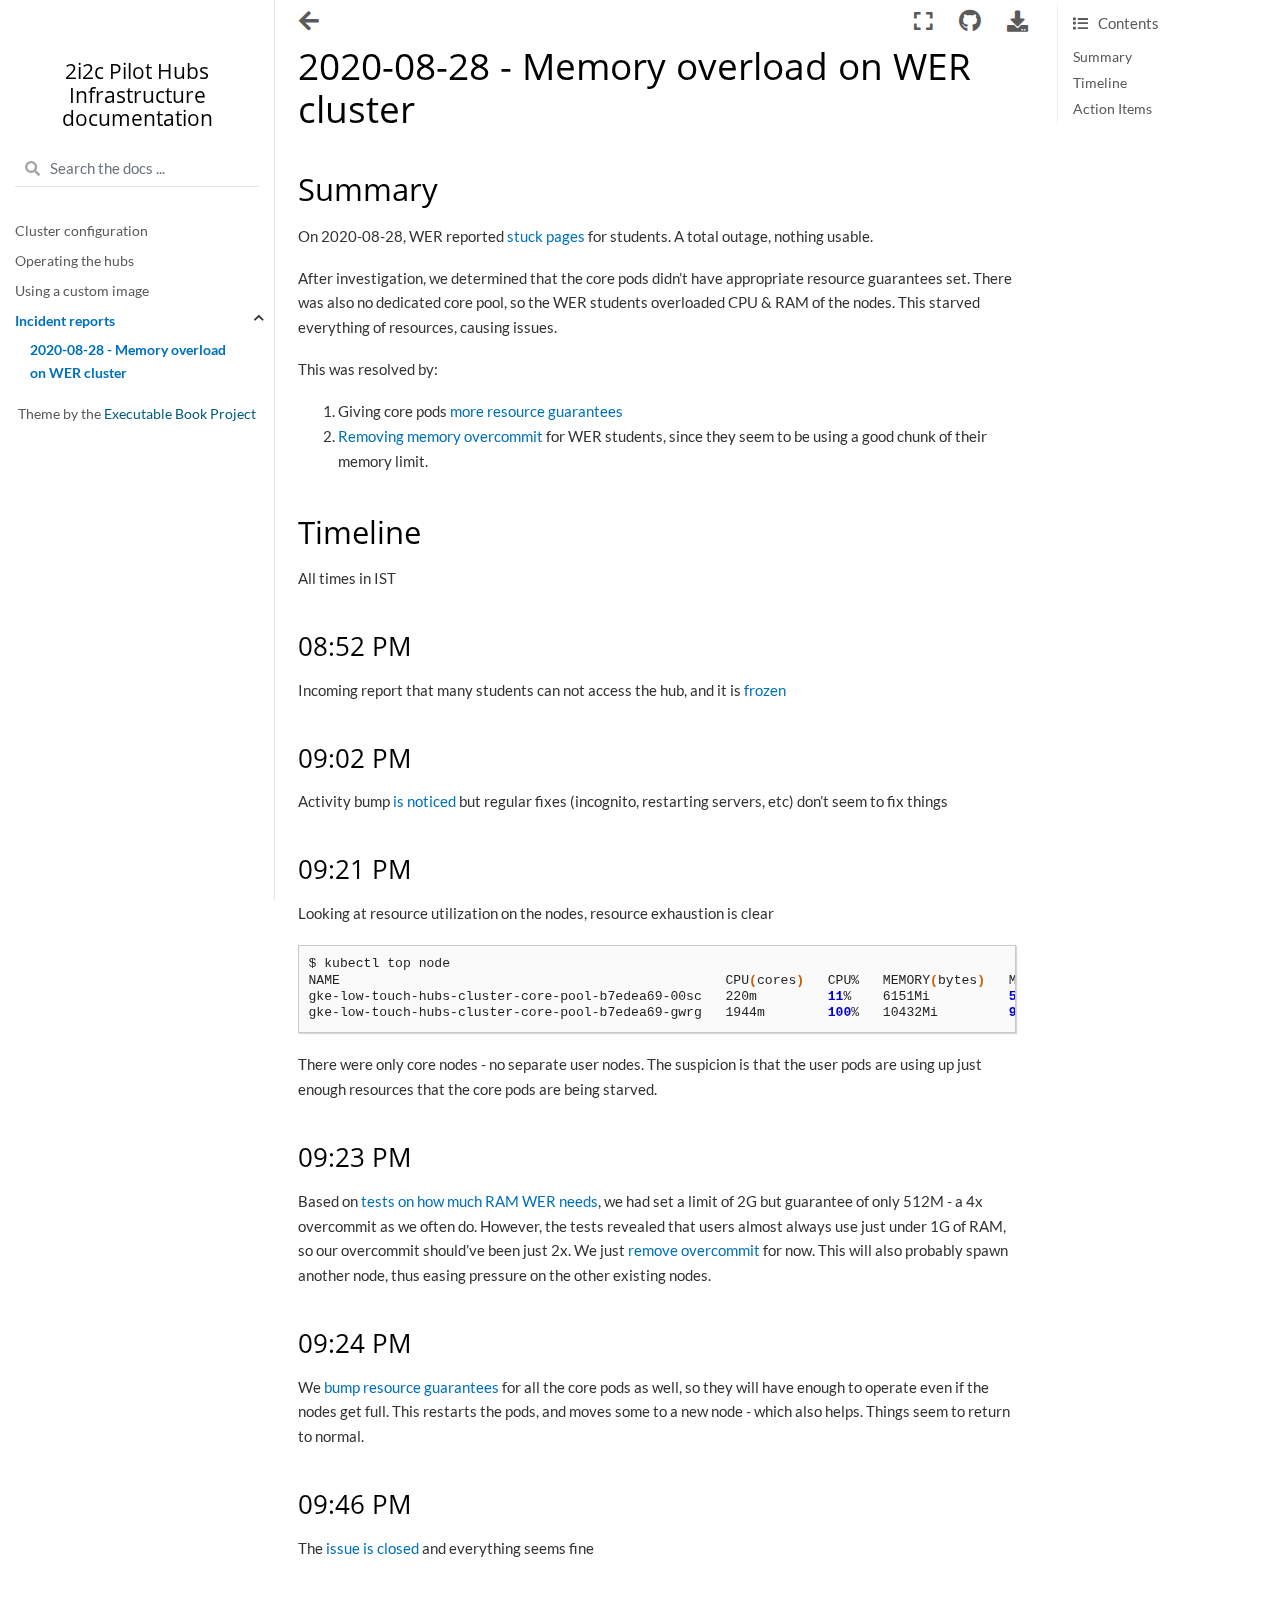
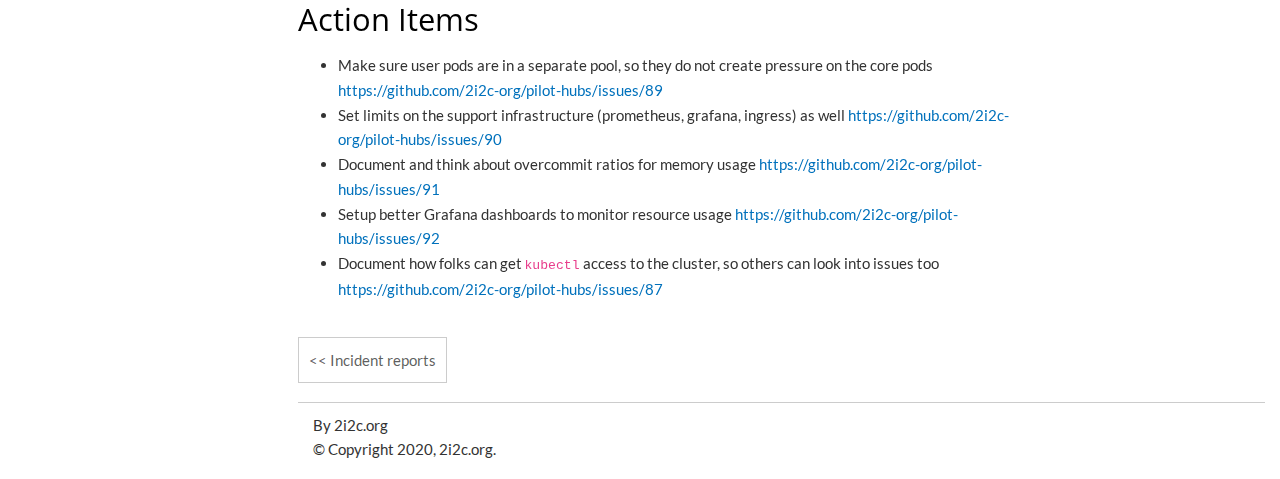
<file: incidents/2020-10-28-memory-overload.html>
<!DOCTYPE html>

<html>
  <head>
    <meta charset="utf-8" />
    <meta name="viewport" content="width=device-width, initial-scale=1.0" />
    <title>2020-08-28 - Memory overload on WER cluster &#8212; 2i2c Pilot Hubs Infrastructure  documentation</title>
    
  <link rel="stylesheet" href="../_static/css/index.f658d18f9b420779cfdf24aa0a7e2d77.css">

    
  <link rel="stylesheet"
    href="../_static/vendor/fontawesome/5.13.0/css/all.min.css">
  <link rel="preload" as="font" type="font/woff2" crossorigin
    href="../_static/vendor/fontawesome/5.13.0/webfonts/fa-solid-900.woff2">
  <link rel="preload" as="font" type="font/woff2" crossorigin
    href="../_static/vendor/fontawesome/5.13.0/webfonts/fa-brands-400.woff2">

    
      
  <link rel="stylesheet"
    href="../_static/vendor/open-sans_all/1.44.1/index.css">
  <link rel="stylesheet"
    href="../_static/vendor/lato_latin-ext/1.44.1/index.css">

    
    <link rel="stylesheet" href="../_static/pygments.css" type="text/css" />
    <link rel="stylesheet" href="../_static/sphinx-book-theme.40e2e510f6b7d1648584402491bb10fe.css" type="text/css" />
    <link rel="stylesheet" type="text/css" href="../_static/panels-main.c949a650a448cc0ae9fd3441c0e17fb0.css" />
    <link rel="stylesheet" type="text/css" href="../_static/panels-variables.06eb56fa6e07937060861dad626602ad.css" />
    
  <link rel="preload" as="script" href="../_static/js/index.d3f166471bb80abb5163.js">

    <script id="documentation_options" data-url_root="../" src="../_static/documentation_options.js"></script>
    <script src="../_static/jquery.js"></script>
    <script src="../_static/underscore.js"></script>
    <script src="../_static/doctools.js"></script>
    <script src="../_static/sphinx-book-theme.d31b09fe5c1d09cb49b26a786de4a05d.js"></script>
    <link rel="index" title="Index" href="../genindex.html" />
    <link rel="search" title="Search" href="../search.html" />
    <link rel="prev" title="Incident reports" href="index.html" />

    <meta name="viewport" content="width=device-width, initial-scale=1" />
    <meta name="docsearch:language" content="en" />



  </head>
  <body data-spy="scroll" data-target="#bd-toc-nav" data-offset="80">
    

    <div class="container-xl">
      <div class="row">
          
<div class="col-12 col-md-3 bd-sidebar site-navigation show" id="site-navigation">
    
        <div class="navbar-brand-box">
<a class="navbar-brand text-wrap" href="../index.html">
  
  
  <h1 class="site-logo" id="site-title">2i2c Pilot Hubs Infrastructure  documentation</h1>
  
</a>
</div><form class="bd-search d-flex align-items-center" action="../search.html" method="get">
  <i class="icon fas fa-search"></i>
  <input type="search" class="form-control" name="q" id="search-input" placeholder="Search the docs ..." aria-label="Search the docs ..." autocomplete="off" >
</form>
<nav class="bd-links" id="bd-docs-nav" aria-label="Main navigation">
    <ul class="current nav sidenav_l1">
 <li class="toctree-l1">
  <a class="reference internal" href="../configure.html">
   Cluster configuration
  </a>
 </li>
 <li class="toctree-l1">
  <a class="reference internal" href="../operate.html">
   Operating the hubs
  </a>
 </li>
 <li class="toctree-l1">
  <a class="reference internal" href="../custom-image.html">
   Using a custom image
  </a>
 </li>
 <li class="toctree-l1 current active collapsible-parent">
  <a class="reference internal" href="index.html">
   Incident reports
  </a>
  <ul class="current collapse-ul">
   <li class="toctree-l2 current active">
    <a class="current reference internal" href="#">
     2020-08-28 - Memory overload on WER cluster
    </a>
   </li>
  </ul>
  <i class="fas fa-chevron-down">
  </i>
 </li>
</ul>

</nav> <!-- To handle the deprecated key -->

<div class="navbar_extra_footer">
  Theme by the <a href="https://ebp.jupyterbook.org">Executable Book Project</a>
</div>

</div>


          


          
<main class="col py-md-3 pl-md-4 bd-content overflow-auto" role="main">
    
    <div class="row topbar fixed-top container-xl">
    <div class="col-12 col-md-3 bd-topbar-whitespace site-navigation show">
    </div>
    <div class="col pl-2 topbar-main">
        
        <button id="navbar-toggler" class="navbar-toggler ml-0" type="button" data-toggle="collapse"
            data-toggle="tooltip" data-placement="bottom" data-target=".site-navigation" aria-controls="navbar-menu"
            aria-expanded="true" aria-label="Toggle navigation" aria-controls="site-navigation"
            title="Toggle navigation" data-toggle="tooltip" data-placement="left">
            <i class="fas fa-bars"></i>
            <i class="fas fa-arrow-left"></i>
            <i class="fas fa-arrow-up"></i>
        </button>
        
        
<div class="dropdown-buttons-trigger">
    <button id="dropdown-buttons-trigger" class="btn btn-secondary topbarbtn" aria-label="Download this page"><i
            class="fas fa-download"></i></button>

    <div class="dropdown-buttons">
        <!-- ipynb file if we had a myst markdown file -->
        
        <!-- Download raw file -->
        <a class="dropdown-buttons" href="../_sources/incidents/2020-10-28-memory-overload.md.txt"><button type="button"
                class="btn btn-secondary topbarbtn" title="Download source file" data-toggle="tooltip"
                data-placement="left">.md</button></a>
        <!-- Download PDF via print -->
        <button type="button" id="download-print" class="btn btn-secondary topbarbtn" title="Print to PDF"
            onClick="window.print()" data-toggle="tooltip" data-placement="left">.pdf</button>
    </div>
</div>

        <!-- Source interaction buttons -->

<div class="dropdown-buttons-trigger">
    <button id="dropdown-buttons-trigger" class="btn btn-secondary topbarbtn"
        aria-label="Connect with source repository"><i class="fab fa-github"></i></button>
    <div class="dropdown-buttons sourcebuttons">
        <a class="repository-button"
            href="https://github.com/2i2c-org/pilot-hubs"><button type="button" class="btn btn-secondary topbarbtn"
                data-toggle="tooltip" data-placement="left" title="Source repository"><i
                    class="fab fa-github"></i>repository</button></a>
        <a class="issues-button"
            href="https://github.com/2i2c-org/pilot-hubs/issues/new?title=Issue%20on%20page%20%2Fincidents/2020-10-28-memory-overload.html&body=Your%20issue%20content%20here."><button
                type="button" class="btn btn-secondary topbarbtn" data-toggle="tooltip" data-placement="left"
                title="Open an issue"><i class="fas fa-lightbulb"></i>open issue</button></a>
        
    </div>
</div>


        <!-- Full screen (wrap in <a> to have style consistency -->
        <a class="full-screen-button"><button type="button" class="btn btn-secondary topbarbtn" data-toggle="tooltip"
                data-placement="bottom" onclick="toggleFullScreen()" aria-label="Fullscreen mode"
                title="Fullscreen mode"><i
                    class="fas fa-expand"></i></button></a>

        <!-- Launch buttons -->

    </div>

    <!-- Table of contents -->
    <div class="d-none d-md-block col-md-2 bd-toc show">
        
        <div class="tocsection onthispage pt-5 pb-3">
            <i class="fas fa-list"></i> Contents
        </div>
        <nav id="bd-toc-nav">
            <ul class="nav section-nav flex-column">
 <li class="toc-h2 nav-item toc-entry">
  <a class="reference internal nav-link" href="#summary">
   Summary
  </a>
 </li>
 <li class="toc-h2 nav-item toc-entry">
  <a class="reference internal nav-link" href="#timeline">
   Timeline
  </a>
  <ul class="nav section-nav flex-column">
   <li class="toc-h3 nav-item toc-entry">
    <a class="reference internal nav-link" href="#pm">
     08:52 PM
    </a>
   </li>
   <li class="toc-h3 nav-item toc-entry">
    <a class="reference internal nav-link" href="#id1">
     09:02 PM
    </a>
   </li>
   <li class="toc-h3 nav-item toc-entry">
    <a class="reference internal nav-link" href="#id2">
     09:21 PM
    </a>
   </li>
   <li class="toc-h3 nav-item toc-entry">
    <a class="reference internal nav-link" href="#id3">
     09:23 PM
    </a>
   </li>
   <li class="toc-h3 nav-item toc-entry">
    <a class="reference internal nav-link" href="#id4">
     09:24 PM
    </a>
   </li>
   <li class="toc-h3 nav-item toc-entry">
    <a class="reference internal nav-link" href="#id5">
     09:46 PM
    </a>
   </li>
  </ul>
 </li>
 <li class="toc-h2 nav-item toc-entry">
  <a class="reference internal nav-link" href="#action-items">
   Action Items
  </a>
 </li>
</ul>

        </nav>
        
    </div>
</div>
    <div id="main-content" class="row">
        <div class="col-12 col-md-9 pl-md-3 pr-md-0">
        
              <div>
                
  <div class="section" id="memory-overload-on-wer-cluster">
<h1>2020-08-28 - Memory overload on WER cluster<a class="headerlink" href="#memory-overload-on-wer-cluster" title="Permalink to this headline">¶</a></h1>
<div class="section" id="summary">
<h2>Summary<a class="headerlink" href="#summary" title="Permalink to this headline">¶</a></h2>
<p>On 2020-08-28, WER reported <a class="reference external" href="https://github.com/2i2c-org/pilot/issues/27">stuck pages</a> for students. A total outage, nothing usable.</p>
<p>After investigation, we determined that the core pods didn’t have appropriate resource guarantees set. There was also no dedicated core pool, so the WER students overloaded CPU &amp; RAM of the nodes. This starved everything of resources, causing issues.</p>
<p>This was resolved by:</p>
<ol class="simple">
<li><p>Giving core pods <a class="reference external" href="https://github.com/2i2c-org/pilot-hubs/commit/88767d85c306784754560dedc1d5ac7abdb8a2a0">more resource guarantees</a></p></li>
<li><p><a class="reference external" href="https://github.com/2i2c-org/pilot-hubs/pull/88">Removing memory overcommit</a> for WER students, since they seem to be using a good chunk of their memory limit.</p></li>
</ol>
</div>
<div class="section" id="timeline">
<h2>Timeline<a class="headerlink" href="#timeline" title="Permalink to this headline">¶</a></h2>
<p>All times in IST</p>
<div class="section" id="pm">
<h3>08:52 PM<a class="headerlink" href="#pm" title="Permalink to this headline">¶</a></h3>
<p>Incoming report that many students can not access the hub, and it is <a class="reference external" href="https://github.com/2i2c-org/pilot/issues/27#issue-731543843">frozen</a></p>
</div>
<div class="section" id="id1">
<h3>09:02 PM<a class="headerlink" href="#id1" title="Permalink to this headline">¶</a></h3>
<p>Activity bump <a class="reference external" href="https://github.com/2i2c-org/pilot/issues/27#issuecomment-718014094">is noticed</a> but regular
fixes (incognito, restarting servers, etc) don’t seem to fix things</p>
</div>
<div class="section" id="id2">
<h3>09:21 PM<a class="headerlink" href="#id2" title="Permalink to this headline">¶</a></h3>
<p>Looking at resource utilization on the nodes, resource exhaustion is clear</p>
<div class="highlight-bash notranslate"><div class="highlight"><pre><span></span>$ kubectl top node                                                                   
NAME                                                 CPU<span class="o">(</span>cores<span class="o">)</span>   CPU%   MEMORY<span class="o">(</span>bytes<span class="o">)</span>   MEMORY%   
gke-low-touch-hubs-cluster-core-pool-b7edea69-00sc   220m         <span class="m">11</span>%    6151Mi          <span class="m">58</span>%       
gke-low-touch-hubs-cluster-core-pool-b7edea69-gwrg   1944m        <span class="m">100</span>%   10432Mi         <span class="m">98</span>%       
</pre></div>
</div>
<p>There were only core nodes - no separate user nodes. The suspicion is that the user pods are using up just enough resources that the core pods are being starved.</p>
</div>
<div class="section" id="id3">
<h3>09:23 PM<a class="headerlink" href="#id3" title="Permalink to this headline">¶</a></h3>
<p>Based on <a class="reference external" href="https://github.com/2i2c-org/pilot/issues/15">tests on how much RAM WER needs</a>, we had set a limit of 2G but guarantee of only 512M - a 4x overcommit as we often do. However, the tests revealed that users almost always use just under 1G of RAM, so our overcommit should’ve been just 2x. We just <a class="reference external" href="https://github.com/2i2c-org/pilot-hubs/pull/88">remove overcommit</a> for now. This will also probably spawn another node, thus easing pressure on the other existing nodes.</p>
</div>
<div class="section" id="id4">
<h3>09:24 PM<a class="headerlink" href="#id4" title="Permalink to this headline">¶</a></h3>
<p>We <a class="reference external" href="https://github.com/2i2c-org/pilot-hubs/commit/88767d85c306784754560dedc1d5ac7abdb8a2a0">bump resource guarantees</a> for all the core pods as well, so they will have enough to operate even if the nodes get full. This restarts the pods, and moves some to a new node - which also helps. Things seem to return to normal.</p>
</div>
<div class="section" id="id5">
<h3>09:46 PM<a class="headerlink" href="#id5" title="Permalink to this headline">¶</a></h3>
<p>The <a class="reference external" href="https://github.com/2i2c-org/pilot/issues/27#issuecomment-718044571">issue is closed</a> and everything seems fine</p>
</div>
</div>
<div class="section" id="action-items">
<h2>Action Items<a class="headerlink" href="#action-items" title="Permalink to this headline">¶</a></h2>
<ul class="simple">
<li><p>Make sure user pods are in a separate pool, so they do not create pressure on the core pods <a class="reference external" href="https://github.com/2i2c-org/pilot-hubs/issues/89">https://github.com/2i2c-org/pilot-hubs/issues/89</a></p></li>
<li><p>Set limits on the support infrastructure (prometheus, grafana, ingress) as well <a class="reference external" href="https://github.com/2i2c-org/pilot-hubs/issues/90">https://github.com/2i2c-org/pilot-hubs/issues/90</a></p></li>
<li><p>Document and think about overcommit ratios for memory usage <a class="reference external" href="https://github.com/2i2c-org/pilot-hubs/issues/91">https://github.com/2i2c-org/pilot-hubs/issues/91</a></p></li>
<li><p>Setup better Grafana dashboards to monitor resource usage <a class="reference external" href="https://github.com/2i2c-org/pilot-hubs/issues/92">https://github.com/2i2c-org/pilot-hubs/issues/92</a></p></li>
<li><p>Document how folks can get <code class="docutils literal notranslate"><span class="pre">kubectl</span></code> access to the cluster, so others can look into issues too <a class="reference external" href="https://github.com/2i2c-org/pilot-hubs/issues/87">https://github.com/2i2c-org/pilot-hubs/issues/87</a></p></li>
</ul>
</div>
</div>


              </div>
              
        </div>
    </div>
    
    
    <div class='prev-next-bottom'>
        
    <a class='left-prev' id="prev-link" href="index.html" title="previous page">Incident reports</a>

    </div>
    <footer class="footer mt-5 mt-md-0">
    <div class="container">
      <p>
        
          By 2i2c.org<br/>
        
            &copy; Copyright 2020, 2i2c.org.<br/>
      </p>
    </div>
  </footer>
</main>


      </div>
    </div>

    
  <script src="../_static/js/index.d3f166471bb80abb5163.js"></script>


    
  </body>
</html>
</file>
<file: _static/vendor/open-sans_all/1.44.1/index.css>
/* open-sans-300normal - all */
@font-face {
  font-family: 'Open Sans';
  font-style: normal;
  font-display: swap;
  font-weight: 300;
  src:
    local('Open Sans Light'),
    local('OpenSans-Light'), 
    url('./files/open-sans-all-300.woff2') format('woff2'), /* Chrome 26+, Opera 23+, Firefox 39+ */
    url('./files/open-sans-all-300.woff') format('woff'); /* Chrome 6+, Firefox 3.6+, IE 9+, Safari 5.1+ */
}
/* open-sans-300italic - all */
@font-face {
  font-family: 'Open Sans';
  font-style: italic;
  font-display: swap;
  font-weight: 300;
  src:
    local('Open Sans Light Italic'),
    local('OpenSans-LightItalic'), 
    url('./files/open-sans-all-300-italic.woff2') format('woff2'), /* Chrome 26+, Opera 23+, Firefox 39+ */
    url('./files/open-sans-all-300-italic.woff') format('woff'); /* Chrome 6+, Firefox 3.6+, IE 9+, Safari 5.1+ */
}
/* open-sans-400normal - all */
@font-face {
  font-family: 'Open Sans';
  font-style: normal;
  font-display: swap;
  font-weight: 400;
  src:
    local('Open Sans Regular'),
    local('OpenSans-Regular'), 
    url('./files/open-sans-all-400.woff2') format('woff2'), /* Chrome 26+, Opera 23+, Firefox 39+ */
    url('./files/open-sans-all-400.woff') format('woff'); /* Chrome 6+, Firefox 3.6+, IE 9+, Safari 5.1+ */
}
/* open-sans-400italic - all */
@font-face {
  font-family: 'Open Sans';
  font-style: italic;
  font-display: swap;
  font-weight: 400;
  src:
    local('Open Sans Italic'),
    local('OpenSans-Italic'), 
    url('./files/open-sans-all-400-italic.woff2') format('woff2'), /* Chrome 26+, Opera 23+, Firefox 39+ */
    url('./files/open-sans-all-400-italic.woff') format('woff'); /* Chrome 6+, Firefox 3.6+, IE 9+, Safari 5.1+ */
}
/* open-sans-600normal - all */
@font-face {
  font-family: 'Open Sans';
  font-style: normal;
  font-display: swap;
  font-weight: 600;
  src:
    local('Open Sans SemiBold'),
    local('OpenSans-SemiBold'), 
    url('./files/open-sans-all-600.woff2') format('woff2'), /* Chrome 26+, Opera 23+, Firefox 39+ */
    url('./files/open-sans-all-600.woff') format('woff'); /* Chrome 6+, Firefox 3.6+, IE 9+, Safari 5.1+ */
}
/* open-sans-600italic - all */
@font-face {
  font-family: 'Open Sans';
  font-style: italic;
  font-display: swap;
  font-weight: 600;
  src:
    local('Open Sans SemiBold Italic'),
    local('OpenSans-SemiBoldItalic'), 
    url('./files/open-sans-all-600-italic.woff2') format('woff2'), /* Chrome 26+, Opera 23+, Firefox 39+ */
    url('./files/open-sans-all-600-italic.woff') format('woff'); /* Chrome 6+, Firefox 3.6+, IE 9+, Safari 5.1+ */
}
/* open-sans-700normal - all */
@font-face {
  font-family: 'Open Sans';
  font-style: normal;
  font-display: swap;
  font-weight: 700;
  src:
    local('Open Sans Bold'),
    local('OpenSans-Bold'), 
    url('./files/open-sans-all-700.woff2') format('woff2'), /* Chrome 26+, Opera 23+, Firefox 39+ */
    url('./files/open-sans-all-700.woff') format('woff'); /* Chrome 6+, Firefox 3.6+, IE 9+, Safari 5.1+ */
}
/* open-sans-700italic - all */
@font-face {
  font-family: 'Open Sans';
  font-style: italic;
  font-display: swap;
  font-weight: 700;
  src:
    local('Open Sans Bold Italic'),
    local('OpenSans-BoldItalic'), 
    url('./files/open-sans-all-700-italic.woff2') format('woff2'), /* Chrome 26+, Opera 23+, Firefox 39+ */
    url('./files/open-sans-all-700-italic.woff') format('woff'); /* Chrome 6+, Firefox 3.6+, IE 9+, Safari 5.1+ */
}
/* open-sans-800normal - all */
@font-face {
  font-family: 'Open Sans';
  font-style: normal;
  font-display: swap;
  font-weight: 800;
  src:
    local('Open Sans ExtraBold'),
    local('OpenSans-ExtraBold'), 
    url('./files/open-sans-all-800.woff2') format('woff2'), /* Chrome 26+, Opera 23+, Firefox 39+ */
    url('./files/open-sans-all-800.woff') format('woff'); /* Chrome 6+, Firefox 3.6+, IE 9+, Safari 5.1+ */
}
/* open-sans-800italic - all */
@font-face {
  font-family: 'Open Sans';
  font-style: italic;
  font-display: swap;
  font-weight: 800;
  src:
    local('Open Sans ExtraBold Italic'),
    local('OpenSans-ExtraBoldItalic'), 
    url('./files/open-sans-all-800-italic.woff2') format('woff2'), /* Chrome 26+, Opera 23+, Firefox 39+ */
    url('./files/open-sans-all-800-italic.woff') format('woff'); /* Chrome 6+, Firefox 3.6+, IE 9+, Safari 5.1+ */
}
</file>
<file: _static/vendor/lato_latin-ext/1.44.1/index.css>
/* lato-100normal - latin-ext */
@font-face {
  font-family: 'Lato';
  font-style: normal;
  font-display: swap;
  font-weight: 100;
  src:
    local('Lato Hairline'),
    local('Lato-Hairline'), 
    url('./files/lato-latin-ext-100.woff2') format('woff2'), /* Chrome 26+, Opera 23+, Firefox 39+ */
    url('./files/lato-latin-ext-100.woff') format('woff'); /* Chrome 6+, Firefox 3.6+, IE 9+, Safari 5.1+ */
}
/* lato-100italic - latin-ext */
@font-face {
  font-family: 'Lato';
  font-style: italic;
  font-display: swap;
  font-weight: 100;
  src:
    local('Lato Hairline Italic'),
    local('Lato-HairlineItalic'), 
    url('./files/lato-latin-ext-100-italic.woff2') format('woff2'), /* Chrome 26+, Opera 23+, Firefox 39+ */
    url('./files/lato-latin-ext-100-italic.woff') format('woff'); /* Chrome 6+, Firefox 3.6+, IE 9+, Safari 5.1+ */
}
/* lato-300normal - latin-ext */
@font-face {
  font-family: 'Lato';
  font-style: normal;
  font-display: swap;
  font-weight: 300;
  src:
    local('Lato Light'),
    local('Lato-Light'), 
    url('./files/lato-latin-ext-300.woff2') format('woff2'), /* Chrome 26+, Opera 23+, Firefox 39+ */
    url('./files/lato-latin-ext-300.woff') format('woff'); /* Chrome 6+, Firefox 3.6+, IE 9+, Safari 5.1+ */
}
/* lato-300italic - latin-ext */
@font-face {
  font-family: 'Lato';
  font-style: italic;
  font-display: swap;
  font-weight: 300;
  src:
    local('Lato Light Italic'),
    local('Lato-LightItalic'), 
    url('./files/lato-latin-ext-300-italic.woff2') format('woff2'), /* Chrome 26+, Opera 23+, Firefox 39+ */
    url('./files/lato-latin-ext-300-italic.woff') format('woff'); /* Chrome 6+, Firefox 3.6+, IE 9+, Safari 5.1+ */
}
/* lato-400normal - latin-ext */
@font-face {
  font-family: 'Lato';
  font-style: normal;
  font-display: swap;
  font-weight: 400;
  src:
    local('Lato Regular'),
    local('Lato-Regular'), 
    url('./files/lato-latin-ext-400.woff2') format('woff2'), /* Chrome 26+, Opera 23+, Firefox 39+ */
    url('./files/lato-latin-ext-400.woff') format('woff'); /* Chrome 6+, Firefox 3.6+, IE 9+, Safari 5.1+ */
}
/* lato-400italic - latin-ext */
@font-face {
  font-family: 'Lato';
  font-style: italic;
  font-display: swap;
  font-weight: 400;
  src:
    local('Lato Italic'),
    local('Lato-Italic'), 
    url('./files/lato-latin-ext-400-italic.woff2') format('woff2'), /* Chrome 26+, Opera 23+, Firefox 39+ */
    url('./files/lato-latin-ext-400-italic.woff') format('woff'); /* Chrome 6+, Firefox 3.6+, IE 9+, Safari 5.1+ */
}
/* lato-700normal - latin-ext */
@font-face {
  font-family: 'Lato';
  font-style: normal;
  font-display: swap;
  font-weight: 700;
  src:
    local('Lato Bold'),
    local('Lato-Bold'), 
    url('./files/lato-latin-ext-700.woff2') format('woff2'), /* Chrome 26+, Opera 23+, Firefox 39+ */
    url('./files/lato-latin-ext-700.woff') format('woff'); /* Chrome 6+, Firefox 3.6+, IE 9+, Safari 5.1+ */
}
/* lato-700italic - latin-ext */
@font-face {
  font-family: 'Lato';
  font-style: italic;
  font-display: swap;
  font-weight: 700;
  src:
    local('Lato Bold Italic'),
    local('Lato-BoldItalic'), 
    url('./files/lato-latin-ext-700-italic.woff2') format('woff2'), /* Chrome 26+, Opera 23+, Firefox 39+ */
    url('./files/lato-latin-ext-700-italic.woff') format('woff'); /* Chrome 6+, Firefox 3.6+, IE 9+, Safari 5.1+ */
}
/* lato-900normal - latin-ext */
@font-face {
  font-family: 'Lato';
  font-style: normal;
  font-display: swap;
  font-weight: 900;
  src:
    local('Lato Black'),
    local('Lato-Black'), 
    url('./files/lato-latin-ext-900.woff2') format('woff2'), /* Chrome 26+, Opera 23+, Firefox 39+ */
    url('./files/lato-latin-ext-900.woff') format('woff'); /* Chrome 6+, Firefox 3.6+, IE 9+, Safari 5.1+ */
}
/* lato-900italic - latin-ext */
@font-face {
  font-family: 'Lato';
  font-style: italic;
  font-display: swap;
  font-weight: 900;
  src:
    local('Lato Black Italic'),
    local('Lato-BlackItalic'), 
    url('./files/lato-latin-ext-900-italic.woff2') format('woff2'), /* Chrome 26+, Opera 23+, Firefox 39+ */
    url('./files/lato-latin-ext-900-italic.woff') format('woff'); /* Chrome 6+, Firefox 3.6+, IE 9+, Safari 5.1+ */
}
</file>
<file: _static/pygments.css>
pre { line-height: 125%; }
td.linenos .normal { color: inherit; background-color: transparent; padding-left: 5px; padding-right: 5px; }
span.linenos { color: inherit; background-color: transparent; padding-left: 5px; padding-right: 5px; }
td.linenos .special { color: #000000; background-color: #ffffc0; padding-left: 5px; padding-right: 5px; }
span.linenos.special { color: #000000; background-color: #ffffc0; padding-left: 5px; padding-right: 5px; }
.highlight .hll { background-color: #ffffcc }
.highlight { background: #f8f8f8; }
.highlight .c { color: #8f5902; font-style: italic } /* Comment */
.highlight .err { color: #a40000; border: 1px solid #ef2929 } /* Error */
.highlight .g { color: #000000 } /* Generic */
.highlight .k { color: #204a87; font-weight: bold } /* Keyword */
.highlight .l { color: #000000 } /* Literal */
.highlight .n { color: #000000 } /* Name */
.highlight .o { color: #ce5c00; font-weight: bold } /* Operator */
.highlight .x { color: #000000 } /* Other */
.highlight .p { color: #000000; font-weight: bold } /* Punctuation */
.highlight .ch { color: #8f5902; font-style: italic } /* Comment.Hashbang */
.highlight .cm { color: #8f5902; font-style: italic } /* Comment.Multiline */
.highlight .cp { color: #8f5902; font-style: italic } /* Comment.Preproc */
.highlight .cpf { color: #8f5902; font-style: italic } /* Comment.PreprocFile */
.highlight .c1 { color: #8f5902; font-style: italic } /* Comment.Single */
.highlight .cs { color: #8f5902; font-style: italic } /* Comment.Special */
.highlight .gd { color: #a40000 } /* Generic.Deleted */
.highlight .ge { color: #000000; font-style: italic } /* Generic.Emph */
.highlight .gr { color: #ef2929 } /* Generic.Error */
.highlight .gh { color: #000080; font-weight: bold } /* Generic.Heading */
.highlight .gi { color: #00A000 } /* Generic.Inserted */
.highlight .go { color: #000000; font-style: italic } /* Generic.Output */
.highlight .gp { color: #8f5902 } /* Generic.Prompt */
.highlight .gs { color: #000000; font-weight: bold } /* Generic.Strong */
.highlight .gu { color: #800080; font-weight: bold } /* Generic.Subheading */
.highlight .gt { color: #a40000; font-weight: bold } /* Generic.Traceback */
.highlight .kc { color: #204a87; font-weight: bold } /* Keyword.Constant */
.highlight .kd { color: #204a87; font-weight: bold } /* Keyword.Declaration */
.highlight .kn { color: #204a87; font-weight: bold } /* Keyword.Namespace */
.highlight .kp { color: #204a87; font-weight: bold } /* Keyword.Pseudo */
.highlight .kr { color: #204a87; font-weight: bold } /* Keyword.Reserved */
.highlight .kt { color: #204a87; font-weight: bold } /* Keyword.Type */
.highlight .ld { color: #000000 } /* Literal.Date */
.highlight .m { color: #0000cf; font-weight: bold } /* Literal.Number */
.highlight .s { color: #4e9a06 } /* Literal.String */
.highlight .na { color: #c4a000 } /* Name.Attribute */
.highlight .nb { color: #204a87 } /* Name.Builtin */
.highlight .nc { color: #000000 } /* Name.Class */
.highlight .no { color: #000000 } /* Name.Constant */
.highlight .nd { color: #5c35cc; font-weight: bold } /* Name.Decorator */
.highlight .ni { color: #ce5c00 } /* Name.Entity */
.highlight .ne { color: #cc0000; font-weight: bold } /* Name.Exception */
.highlight .nf { color: #000000 } /* Name.Function */
.highlight .nl { color: #f57900 } /* Name.Label */
.highlight .nn { color: #000000 } /* Name.Namespace */
.highlight .nx { color: #000000 } /* Name.Other */
.highlight .py { color: #000000 } /* Name.Property */
.highlight .nt { color: #204a87; font-weight: bold } /* Name.Tag */
.highlight .nv { color: #000000 } /* Name.Variable */
.highlight .ow { color: #204a87; font-weight: bold } /* Operator.Word */
.highlight .w { color: #f8f8f8; text-decoration: underline } /* Text.Whitespace */
.highlight .mb { color: #0000cf; font-weight: bold } /* Literal.Number.Bin */
.highlight .mf { color: #0000cf; font-weight: bold } /* Literal.Number.Float */
.highlight .mh { color: #0000cf; font-weight: bold } /* Literal.Number.Hex */
.highlight .mi { color: #0000cf; font-weight: bold } /* Literal.Number.Integer */
.highlight .mo { color: #0000cf; font-weight: bold } /* Literal.Number.Oct */
.highlight .sa { color: #4e9a06 } /* Literal.String.Affix */
.highlight .sb { color: #4e9a06 } /* Literal.String.Backtick */
.highlight .sc { color: #4e9a06 } /* Literal.String.Char */
.highlight .dl { color: #4e9a06 } /* Literal.String.Delimiter */
.highlight .sd { color: #8f5902; font-style: italic } /* Literal.String.Doc */
.highlight .s2 { color: #4e9a06 } /* Literal.String.Double */
.highlight .se { color: #4e9a06 } /* Literal.String.Escape */
.highlight .sh { color: #4e9a06 } /* Literal.String.Heredoc */
.highlight .si { color: #4e9a06 } /* Literal.String.Interpol */
.highlight .sx { color: #4e9a06 } /* Literal.String.Other */
.highlight .sr { color: #4e9a06 } /* Literal.String.Regex */
.highlight .s1 { color: #4e9a06 } /* Literal.String.Single */
.highlight .ss { color: #4e9a06 } /* Literal.String.Symbol */
.highlight .bp { color: #3465a4 } /* Name.Builtin.Pseudo */
.highlight .fm { color: #000000 } /* Name.Function.Magic */
.highlight .vc { color: #000000 } /* Name.Variable.Class */
.highlight .vg { color: #000000 } /* Name.Variable.Global */
.highlight .vi { color: #000000 } /* Name.Variable.Instance */
.highlight .vm { color: #000000 } /* Name.Variable.Magic */
.highlight .il { color: #0000cf; font-weight: bold } /* Literal.Number.Integer.Long */
</file>
<file: _static/sphinx-book-theme.40e2e510f6b7d1648584402491bb10fe.css>
﻿/*! sphinx-book-theme CSS
 * BSD 3-Clause License
 * Copyright (c) 2020, EBP
 * All rights reserved.
 */:root{--color-primary: 0, 123, 255;--color-info: 255, 193, 7;--color-warning: 253, 126, 20;--color-danger: 220, 53, 69}body{padding-top:0px !important}body img{max-width:100%}code{font-size:87.5% !important}main.bd-content{padding-top:3em !important;padding-bottom:0px !important}main.bd-content #main-content a.headerlink{opacity:0;margin-left:.2em}main.bd-content #main-content a.headerlink:hover{background-color:transparent;color:#0071bc;opacity:1 !important}main.bd-content #main-content a,main.bd-content #main-content a:visited{color:#0071bc}main.bd-content #main-content h1,main.bd-content #main-content h2,main.bd-content #main-content h3,main.bd-content #main-content h4,main.bd-content #main-content h5{color:black}main.bd-content #main-content h1:hover a.headerlink,main.bd-content #main-content h2:hover a.headerlink,main.bd-content #main-content h3:hover a.headerlink,main.bd-content #main-content h4:hover a.headerlink,main.bd-content #main-content h5:hover a.headerlink{opacity:.5}main.bd-content #main-content h1 a.toc-backref,main.bd-content #main-content h2 a.toc-backref,main.bd-content #main-content h3 a.toc-backref,main.bd-content #main-content h4 a.toc-backref,main.bd-content #main-content h5 a.toc-backref{color:inherit}main.bd-content #main-content>div>div>div.section{padding-right:1em}main.bd-content #main-content div.section{overflow:visible !important}main.bd-content #main-content div.section ul p,main.bd-content #main-content div.section ol p{margin-bottom:0}main.bd-content #main-content span.eqno{float:right;font-size:1.2em}main.bd-content #main-content div.math{overflow-x:auto}main.bd-content #main-content img.align-left{clear:left;float:left;margin-right:1em}main.bd-content #main-content img.align-right{clear:right;float:right;margin-left:1em}main.bd-content #main-content div.figure{width:100%;margin-bottom:1em;text-align:center}main.bd-content #main-content div.figure.align-left{text-align:left}main.bd-content #main-content div.figure.align-left p.caption{margin-left:0}main.bd-content #main-content div.figure.align-right{text-align:right}main.bd-content #main-content div.figure.align-right p.caption{margin-right:0}main.bd-content #main-content div.figure p.caption{margin:.5em 10%}main.bd-content #main-content div.figure.margin p.caption,main.bd-content #main-content div.figure.margin-caption p.caption{margin:.5em 0}main.bd-content #main-content div.figure.margin-caption p.caption{text-align:left}main.bd-content #main-content div.figure span.caption-number{font-weight:bold}main.bd-content #main-content div.figure span{font-size:.9rem}main.bd-content #main-content div.contents{padding:1em}main.bd-content #main-content div.contents p.topic-title{font-size:1.5em;padding:.5em 0 0 1em}main.bd-content #main-content p.centered{text-align:center}main.bd-content #main-content div.sphinx-tabs>div.sphinx-menu{padding:0}main.bd-content #main-content div.sphinx-tabs>div.sphinx-menu>a.item{width:auto;margin:0px 0px -1px 0px}main.bd-content #main-content span.brackets:before,main.bd-content #main-content a.brackets:before{content:"["}main.bd-content #main-content span.brackets:after,main.bd-content #main-content a.brackets:after{content:"]"}main.bd-content #main-content .footnote-reference,main.bd-content #main-content a.bibtex.internal{font-size:1em}main.bd-content #main-content dl.simple dd,main.bd-content #main-content dl.field-list dd{margin-left:1.5em}main.bd-content #main-content dl.simple dd:not(:last-child),main.bd-content #main-content dl.field-list dd:not(:last-child){margin-bottom:0px}main.bd-content #main-content dl.simple dd:not(:last-child) p:last-child,main.bd-content #main-content dl.field-list dd:not(:last-child) p:last-child{margin-bottom:0px}main.bd-content #main-content dl.glossary dd{margin-left:1.5em}main.bd-content #main-content dl.footnote span.fn-backref{font-size:1em;padding-left:.1em}main.bd-content #main-content dl.footnote dd{font-size:.9em;margin-left:3em}main.bd-content #main-content dl.citation{margin-left:3em}main.bd-content #main-content dl.footnote dt.label{float:left}main.bd-content #main-content dl.footnote dd p{padding-left:1.5em}main.bd-content #main-content dl.module,main.bd-content #main-content dl.class,main.bd-content #main-content dl.exception,main.bd-content #main-content dl.function,main.bd-content #main-content dl.decorator,main.bd-content #main-content dl.data,main.bd-content #main-content dl.method,main.bd-content #main-content dl.attribute{margin-bottom:24px}main.bd-content #main-content dl.module dt,main.bd-content #main-content dl.class dt,main.bd-content #main-content dl.exception dt,main.bd-content #main-content dl.function dt,main.bd-content #main-content dl.decorator dt,main.bd-content #main-content dl.data dt,main.bd-content #main-content dl.method dt,main.bd-content #main-content dl.attribute dt{font-weight:bold}main.bd-content #main-content dl.module dt .headerlink,main.bd-content #main-content dl.class dt .headerlink,main.bd-content #main-content dl.exception dt .headerlink,main.bd-content #main-content dl.function dt .headerlink,main.bd-content #main-content dl.decorator dt .headerlink,main.bd-content #main-content dl.data dt .headerlink,main.bd-content #main-content dl.method dt .headerlink,main.bd-content #main-content dl.attribute dt .headerlink{display:inline-block;font:normal normal normal 14px/1 FontAwesome;font-size:inherit;text-rendering:auto;-webkit-font-smoothing:antialiased;-moz-osx-font-smoothing:grayscale;font-family:inherit;visibility:hidden;font-size:14px}main.bd-content #main-content dl.module dt .headerlink:before,main.bd-content #main-content dl.class dt .headerlink:before,main.bd-content #main-content dl.exception dt .headerlink:before,main.bd-content #main-content dl.function dt .headerlink:before,main.bd-content #main-content dl.decorator dt .headerlink:before,main.bd-content #main-content dl.data dt .headerlink:before,main.bd-content #main-content dl.method dt .headerlink:before,main.bd-content #main-content dl.attribute dt .headerlink:before{-webkit-font-smoothing:antialiased;font-family:"FontAwesome";display:inline-block;font-style:normal;font-weight:normal;line-height:1;text-decoration:inherit}main.bd-content #main-content dl.module dt .headerlink:after,main.bd-content #main-content dl.class dt .headerlink:after,main.bd-content #main-content dl.exception dt .headerlink:after,main.bd-content #main-content dl.function dt .headerlink:after,main.bd-content #main-content dl.decorator dt .headerlink:after,main.bd-content #main-content dl.data dt .headerlink:after,main.bd-content #main-content dl.method dt .headerlink:after,main.bd-content #main-content dl.attribute dt .headerlink:after{content:"";font-family:FontAwesome}main.bd-content #main-content dl.module dt .fa-pull-left.headerlink,main.bd-content #main-content dl.class dt .fa-pull-left.headerlink,main.bd-content #main-content dl.exception dt .fa-pull-left.headerlink,main.bd-content #main-content dl.function dt .fa-pull-left.headerlink,main.bd-content #main-content dl.decorator dt .fa-pull-left.headerlink,main.bd-content #main-content dl.data dt .fa-pull-left.headerlink,main.bd-content #main-content dl.method dt .fa-pull-left.headerlink,main.bd-content #main-content dl.attribute dt .fa-pull-left.headerlink{margin-right:.3em}main.bd-content #main-content dl.module dt .fa-pull-right.headerlink,main.bd-content #main-content dl.class dt .fa-pull-right.headerlink,main.bd-content #main-content dl.exception dt .fa-pull-right.headerlink,main.bd-content #main-content dl.function dt .fa-pull-right.headerlink,main.bd-content #main-content dl.decorator dt .fa-pull-right.headerlink,main.bd-content #main-content dl.data dt .fa-pull-right.headerlink,main.bd-content #main-content dl.method dt .fa-pull-right.headerlink,main.bd-content #main-content dl.attribute dt .fa-pull-right.headerlink{margin-left:.3em}main.bd-content #main-content dl.module dt .pull-left.headerlink,main.bd-content #main-content dl.class dt .pull-left.headerlink,main.bd-content #main-content dl.exception dt .pull-left.headerlink,main.bd-content #main-content dl.function dt .pull-left.headerlink,main.bd-content #main-content dl.decorator dt .pull-left.headerlink,main.bd-content #main-content dl.data dt .pull-left.headerlink,main.bd-content #main-content dl.method dt .pull-left.headerlink,main.bd-content #main-content dl.attribute dt .pull-left.headerlink{margin-right:.3em}main.bd-content #main-content dl.module dt .pull-right.headerlink,main.bd-content #main-content dl.class dt .pull-right.headerlink,main.bd-content #main-content dl.exception dt .pull-right.headerlink,main.bd-content #main-content dl.function dt .pull-right.headerlink,main.bd-content #main-content dl.decorator dt .pull-right.headerlink,main.bd-content #main-content dl.data dt .pull-right.headerlink,main.bd-content #main-content dl.method dt .pull-right.headerlink,main.bd-content #main-content dl.attribute dt .pull-right.headerlink{margin-left:.3em}main.bd-content #main-content dl.module dt a .headerlink,main.bd-content #main-content dl.class dt a .headerlink,main.bd-content #main-content dl.exception dt a .headerlink,main.bd-content #main-content dl.function dt a .headerlink,main.bd-content #main-content dl.decorator dt a .headerlink,main.bd-content #main-content dl.data dt a .headerlink,main.bd-content #main-content dl.method dt a .headerlink,main.bd-content #main-content dl.attribute dt a .headerlink{display:inline-block;text-decoration:inherit}main.bd-content #main-content dl.module dt .btn .headerlink,main.bd-content #main-content dl.class dt .btn .headerlink,main.bd-content #main-content dl.exception dt .btn .headerlink,main.bd-content #main-content dl.function dt .btn .headerlink,main.bd-content #main-content dl.decorator dt .btn .headerlink,main.bd-content #main-content dl.data dt .btn .headerlink,main.bd-content #main-content dl.method dt .btn .headerlink,main.bd-content #main-content dl.attribute dt .btn .headerlink{display:inline}main.bd-content #main-content dl.module dt .btn .fa-large.headerlink,main.bd-content #main-content dl.class dt .btn .fa-large.headerlink,main.bd-content #main-content dl.exception dt .btn .fa-large.headerlink,main.bd-content #main-content dl.function dt .btn .fa-large.headerlink,main.bd-content #main-content dl.decorator dt .btn .fa-large.headerlink,main.bd-content #main-content dl.data dt .btn .fa-large.headerlink,main.bd-content #main-content dl.method dt .btn .fa-large.headerlink,main.bd-content #main-content dl.attribute dt .btn .fa-large.headerlink{line-height:.9em}main.bd-content #main-content dl.module dt .btn .fa-spin.headerlink,main.bd-content #main-content dl.class dt .btn .fa-spin.headerlink,main.bd-content #main-content dl.exception dt .btn .fa-spin.headerlink,main.bd-content #main-content dl.function dt .btn .fa-spin.headerlink,main.bd-content #main-content dl.decorator dt .btn .fa-spin.headerlink,main.bd-content #main-content dl.data dt .btn .fa-spin.headerlink,main.bd-content #main-content dl.method dt .btn .fa-spin.headerlink,main.bd-content #main-content dl.attribute dt .btn .fa-spin.headerlink{display:inline-block}main.bd-content #main-content dl.module dt .nav .headerlink,main.bd-content #main-content dl.class dt .nav .headerlink,main.bd-content #main-content dl.exception dt .nav .headerlink,main.bd-content #main-content dl.function dt .nav .headerlink,main.bd-content #main-content dl.decorator dt .nav .headerlink,main.bd-content #main-content dl.data dt .nav .headerlink,main.bd-content #main-content dl.method dt .nav .headerlink,main.bd-content #main-content dl.attribute dt .nav .headerlink{display:inline}main.bd-content #main-content dl.module dt .nav .fa-large.headerlink,main.bd-content #main-content dl.class dt .nav .fa-large.headerlink,main.bd-content #main-content dl.exception dt .nav .fa-large.headerlink,main.bd-content #main-content dl.function dt .nav .fa-large.headerlink,main.bd-content #main-content dl.decorator dt .nav .fa-large.headerlink,main.bd-content #main-content dl.data dt .nav .fa-large.headerlink,main.bd-content #main-content dl.method dt .nav .fa-large.headerlink,main.bd-content #main-content dl.attribute dt .nav .fa-large.headerlink{line-height:.9em}main.bd-content #main-content dl.module dt .nav .fa-spin.headerlink,main.bd-content #main-content dl.class dt .nav .fa-spin.headerlink,main.bd-content #main-content dl.exception dt .nav .fa-spin.headerlink,main.bd-content #main-content dl.function dt .nav .fa-spin.headerlink,main.bd-content #main-content dl.decorator dt .nav .fa-spin.headerlink,main.bd-content #main-content dl.data dt .nav .fa-spin.headerlink,main.bd-content #main-content dl.method dt .nav .fa-spin.headerlink,main.bd-content #main-content dl.attribute dt .nav .fa-spin.headerlink{display:inline-block}main.bd-content #main-content dl.module dt .btn.headerlink:before,main.bd-content #main-content dl.class dt .btn.headerlink:before,main.bd-content #main-content dl.exception dt .btn.headerlink:before,main.bd-content #main-content dl.function dt .btn.headerlink:before,main.bd-content #main-content dl.decorator dt .btn.headerlink:before,main.bd-content #main-content dl.data dt .btn.headerlink:before,main.bd-content #main-content dl.method dt .btn.headerlink:before,main.bd-content #main-content dl.attribute dt .btn.headerlink:before{opacity:.5;-webkit-transition:opacity .05s ease-in;-moz-transition:opacity .05s ease-in;transition:opacity .05s ease-in}main.bd-content #main-content dl.module dt .btn.headerlink:hover:before,main.bd-content #main-content dl.class dt .btn.headerlink:hover:before,main.bd-content #main-content dl.exception dt .btn.headerlink:hover:before,main.bd-content #main-content dl.function dt .btn.headerlink:hover:before,main.bd-content #main-content dl.decorator dt .btn.headerlink:hover:before,main.bd-content #main-content dl.data dt .btn.headerlink:hover:before,main.bd-content #main-content dl.method dt .btn.headerlink:hover:before,main.bd-content #main-content dl.attribute dt .btn.headerlink:hover:before{opacity:1}main.bd-content #main-content dl.module dt .btn-mini .headerlink:before,main.bd-content #main-content dl.class dt .btn-mini .headerlink:before,main.bd-content #main-content dl.exception dt .btn-mini .headerlink:before,main.bd-content #main-content dl.function dt .btn-mini .headerlink:before,main.bd-content #main-content dl.decorator dt .btn-mini .headerlink:before,main.bd-content #main-content dl.data dt .btn-mini .headerlink:before,main.bd-content #main-content dl.method dt .btn-mini .headerlink:before,main.bd-content #main-content dl.attribute dt .btn-mini .headerlink:before{font-size:14px;vertical-align:-15%}main.bd-content #main-content dl.module dt .rst-versions .rst-current-version .headerlink,main.bd-content #main-content dl.class dt .rst-versions .rst-current-version .headerlink,main.bd-content #main-content dl.exception dt .rst-versions .rst-current-version .headerlink,main.bd-content #main-content dl.function dt .rst-versions .rst-current-version .headerlink,main.bd-content #main-content dl.decorator dt .rst-versions .rst-current-version .headerlink,main.bd-content #main-content dl.data dt .rst-versions .rst-current-version .headerlink,main.bd-content #main-content dl.method dt .rst-versions .rst-current-version .headerlink,main.bd-content #main-content dl.attribute dt .rst-versions .rst-current-version .headerlink{color:#fcfcfc}main.bd-content #main-content dl.module dt:hover .headerlink:after,main.bd-content #main-content dl.class dt:hover .headerlink:after,main.bd-content #main-content dl.exception dt:hover .headerlink:after,main.bd-content #main-content dl.function dt:hover .headerlink:after,main.bd-content #main-content dl.decorator dt:hover .headerlink:after,main.bd-content #main-content dl.data dt:hover .headerlink:after,main.bd-content #main-content dl.method dt:hover .headerlink:after,main.bd-content #main-content dl.attribute dt:hover .headerlink:after{visibility:visible}main.bd-content #main-content dl.module p,main.bd-content #main-content dl.class p,main.bd-content #main-content dl.exception p,main.bd-content #main-content dl.function p,main.bd-content #main-content dl.decorator p,main.bd-content #main-content dl.data p,main.bd-content #main-content dl.method p,main.bd-content #main-content dl.attribute p{margin-bottom:12px !important}main.bd-content #main-content dl.module table,main.bd-content #main-content dl.class table,main.bd-content #main-content dl.exception table,main.bd-content #main-content dl.function table,main.bd-content #main-content dl.decorator table,main.bd-content #main-content dl.data table,main.bd-content #main-content dl.method table,main.bd-content #main-content dl.attribute table{margin-bottom:12px !important}main.bd-content #main-content dl.module ul,main.bd-content #main-content dl.class ul,main.bd-content #main-content dl.exception ul,main.bd-content #main-content dl.function ul,main.bd-content #main-content dl.decorator ul,main.bd-content #main-content dl.data ul,main.bd-content #main-content dl.method ul,main.bd-content #main-content dl.attribute ul{margin-bottom:12px !important}main.bd-content #main-content dl.module ol,main.bd-content #main-content dl.class ol,main.bd-content #main-content dl.exception ol,main.bd-content #main-content dl.function ol,main.bd-content #main-content dl.decorator ol,main.bd-content #main-content dl.data ol,main.bd-content #main-content dl.method ol,main.bd-content #main-content dl.attribute ol{margin-bottom:12px !important}main.bd-content #main-content dl.module dd,main.bd-content #main-content dl.class dd,main.bd-content #main-content dl.exception dd,main.bd-content #main-content dl.function dd,main.bd-content #main-content dl.decorator dd,main.bd-content #main-content dl.data dd,main.bd-content #main-content dl.method dd,main.bd-content #main-content dl.attribute dd{margin:0 0 12px 24px}main.bd-content #main-content dl.module:not(.docutils),main.bd-content #main-content dl.class:not(.docutils),main.bd-content #main-content dl.exception:not(.docutils),main.bd-content #main-content dl.function:not(.docutils),main.bd-content #main-content dl.decorator:not(.docutils),main.bd-content #main-content dl.data:not(.docutils),main.bd-content #main-content dl.method:not(.docutils),main.bd-content #main-content dl.attribute:not(.docutils){margin-bottom:24px}main.bd-content #main-content dl.module:not(.docutils) dt,main.bd-content #main-content dl.class:not(.docutils) dt,main.bd-content #main-content dl.exception:not(.docutils) dt,main.bd-content #main-content dl.function:not(.docutils) dt,main.bd-content #main-content dl.decorator:not(.docutils) dt,main.bd-content #main-content dl.data:not(.docutils) dt,main.bd-content #main-content dl.method:not(.docutils) dt,main.bd-content #main-content dl.attribute:not(.docutils) dt{display:table;margin:6px 0;font-size:90%;line-height:normal;background:#e7f2fa;color:#2980B9;border-top:solid 3px #6ab0de;padding:6px;position:relative}main.bd-content #main-content dl.module:not(.docutils) dt:before,main.bd-content #main-content dl.class:not(.docutils) dt:before,main.bd-content #main-content dl.exception:not(.docutils) dt:before,main.bd-content #main-content dl.function:not(.docutils) dt:before,main.bd-content #main-content dl.decorator:not(.docutils) dt:before,main.bd-content #main-content dl.data:not(.docutils) dt:before,main.bd-content #main-content dl.method:not(.docutils) dt:before,main.bd-content #main-content dl.attribute:not(.docutils) dt:before{color:#6ab0de}main.bd-content #main-content dl.module:not(.docutils) dt .headerlink,main.bd-content #main-content dl.class:not(.docutils) dt .headerlink,main.bd-content #main-content dl.exception:not(.docutils) dt .headerlink,main.bd-content #main-content dl.function:not(.docutils) dt .headerlink,main.bd-content #main-content dl.decorator:not(.docutils) dt .headerlink,main.bd-content #main-content dl.data:not(.docutils) dt .headerlink,main.bd-content #main-content dl.method:not(.docutils) dt .headerlink,main.bd-content #main-content dl.attribute:not(.docutils) dt .headerlink{color:#404040;font-size:100% !important}main.bd-content #main-content dl.module:not(.docutils) dt:first-child,main.bd-content #main-content dl.class:not(.docutils) dt:first-child,main.bd-content #main-content dl.exception:not(.docutils) dt:first-child,main.bd-content #main-content dl.function:not(.docutils) dt:first-child,main.bd-content #main-content dl.decorator:not(.docutils) dt:first-child,main.bd-content #main-content dl.data:not(.docutils) dt:first-child,main.bd-content #main-content dl.method:not(.docutils) dt:first-child,main.bd-content #main-content dl.attribute:not(.docutils) dt:first-child{margin-top:0}main.bd-content #main-content dl.module:not(.docutils) dl dt,main.bd-content #main-content dl.class:not(.docutils) dl dt,main.bd-content #main-content dl.exception:not(.docutils) dl dt,main.bd-content #main-content dl.function:not(.docutils) dl dt,main.bd-content #main-content dl.decorator:not(.docutils) dl dt,main.bd-content #main-content dl.data:not(.docutils) dl dt,main.bd-content #main-content dl.method:not(.docutils) dl dt,main.bd-content #main-content dl.attribute:not(.docutils) dl dt{margin-bottom:6px;border:none;border-left:solid 3px #ccc;background:#f0f0f0;color:#555}main.bd-content #main-content dl.module:not(.docutils) dl dt .headerlink,main.bd-content #main-content dl.class:not(.docutils) dl dt .headerlink,main.bd-content #main-content dl.exception:not(.docutils) dl dt .headerlink,main.bd-content #main-content dl.function:not(.docutils) dl dt .headerlink,main.bd-content #main-content dl.decorator:not(.docutils) dl dt .headerlink,main.bd-content #main-content dl.data:not(.docutils) dl dt .headerlink,main.bd-content #main-content dl.method:not(.docutils) dl dt .headerlink,main.bd-content #main-content dl.attribute:not(.docutils) dl dt .headerlink{color:#404040;font-size:100% !important}main.bd-content #main-content dl.module:not(.docutils) tt,main.bd-content #main-content dl.class:not(.docutils) tt,main.bd-content #main-content dl.exception:not(.docutils) tt,main.bd-content #main-content dl.function:not(.docutils) tt,main.bd-content #main-content dl.decorator:not(.docutils) tt,main.bd-content #main-content dl.data:not(.docutils) tt,main.bd-content #main-content dl.method:not(.docutils) tt,main.bd-content #main-content dl.attribute:not(.docutils) tt{font-weight:bold;font-weight:bold}main.bd-content #main-content dl.module:not(.docutils) code,main.bd-content #main-content dl.class:not(.docutils) code,main.bd-content #main-content dl.exception:not(.docutils) code,main.bd-content #main-content dl.function:not(.docutils) code,main.bd-content #main-content dl.decorator:not(.docutils) code,main.bd-content #main-content dl.data:not(.docutils) code,main.bd-content #main-content dl.method:not(.docutils) code,main.bd-content #main-content dl.attribute:not(.docutils) code{font-weight:bold}main.bd-content #main-content dl.module:not(.docutils) tt.descname,main.bd-content #main-content dl.class:not(.docutils) tt.descname,main.bd-content #main-content dl.exception:not(.docutils) tt.descname,main.bd-content #main-content dl.function:not(.docutils) tt.descname,main.bd-content #main-content dl.decorator:not(.docutils) tt.descname,main.bd-content #main-content dl.data:not(.docutils) tt.descname,main.bd-content #main-content dl.method:not(.docutils) tt.descname,main.bd-content #main-content dl.attribute:not(.docutils) tt.descname{background-color:transparent;background-color:transparent;border:none;border:none;padding:0;padding:0;font-size:100% !important;font-size:100% !important;font-weight:bold;font-weight:bold}main.bd-content #main-content dl.module:not(.docutils) tt.descclassname,main.bd-content #main-content dl.class:not(.docutils) tt.descclassname,main.bd-content #main-content dl.exception:not(.docutils) tt.descclassname,main.bd-content #main-content dl.function:not(.docutils) tt.descclassname,main.bd-content #main-content dl.decorator:not(.docutils) tt.descclassname,main.bd-content #main-content dl.data:not(.docutils) tt.descclassname,main.bd-content #main-content dl.method:not(.docutils) tt.descclassname,main.bd-content #main-content dl.attribute:not(.docutils) tt.descclassname{background-color:transparent;background-color:transparent;border:none;border:none;padding:0;padding:0;font-size:100% !important;font-size:100% !important}main.bd-content #main-content dl.module:not(.docutils) code.descname,main.bd-content #main-content dl.class:not(.docutils) code.descname,main.bd-content #main-content dl.exception:not(.docutils) code.descname,main.bd-content #main-content dl.function:not(.docutils) code.descname,main.bd-content #main-content dl.decorator:not(.docutils) code.descname,main.bd-content #main-content dl.data:not(.docutils) code.descname,main.bd-content #main-content dl.method:not(.docutils) code.descname,main.bd-content #main-content dl.attribute:not(.docutils) code.descname{background-color:transparent;border:none;padding:0;font-size:100% !important;font-weight:bold}main.bd-content #main-content dl.module:not(.docutils) code.descclassname,main.bd-content #main-content dl.class:not(.docutils) code.descclassname,main.bd-content #main-content dl.exception:not(.docutils) code.descclassname,main.bd-content #main-content dl.function:not(.docutils) code.descclassname,main.bd-content #main-content dl.decorator:not(.docutils) code.descclassname,main.bd-content #main-content dl.data:not(.docutils) code.descclassname,main.bd-content #main-content dl.method:not(.docutils) code.descclassname,main.bd-content #main-content dl.attribute:not(.docutils) code.descclassname{background-color:transparent;border:none;padding:0;font-size:100% !important}main.bd-content #main-content dl.module:not(.docutils) .optional,main.bd-content #main-content dl.class:not(.docutils) .optional,main.bd-content #main-content dl.exception:not(.docutils) .optional,main.bd-content #main-content dl.function:not(.docutils) .optional,main.bd-content #main-content dl.decorator:not(.docutils) .optional,main.bd-content #main-content dl.data:not(.docutils) .optional,main.bd-content #main-content dl.method:not(.docutils) .optional,main.bd-content #main-content dl.attribute:not(.docutils) .optional{display:inline-block;padding:0 4px;color:#000;font-weight:bold}main.bd-content #main-content dl.module:not(.docutils) .property,main.bd-content #main-content dl.class:not(.docutils) .property,main.bd-content #main-content dl.exception:not(.docutils) .property,main.bd-content #main-content dl.function:not(.docutils) .property,main.bd-content #main-content dl.decorator:not(.docutils) .property,main.bd-content #main-content dl.data:not(.docutils) .property,main.bd-content #main-content dl.method:not(.docutils) .property,main.bd-content #main-content dl.attribute:not(.docutils) .property{display:inline-block;padding-right:8px}main.bd-content #main-content dl.module .viewcode-link,main.bd-content #main-content dl.class .viewcode-link,main.bd-content #main-content dl.exception .viewcode-link,main.bd-content #main-content dl.function .viewcode-link,main.bd-content #main-content dl.decorator .viewcode-link,main.bd-content #main-content dl.data .viewcode-link,main.bd-content #main-content dl.method .viewcode-link,main.bd-content #main-content dl.attribute .viewcode-link{display:inline-block;color:#27AE60;font-size:80%;padding-left:24px}div.cell div.cell_output{padding-right:0}div.cell.tag_output_scroll div.cell_output,div.cell.tag_scroll-output div.cell_output{max-height:24em;overflow-y:auto}.toggle.admonition button.toggle-button{top:0.5em !important}.admonition.seealso{border-color:#28a7464b}.admonition.seealso .admonition-title{background-color:rgba(40,167,70,0.1)}.admonition.seealso .admonition-title:before{color:#28a745;content:"\f064"}button.toggle-button-hidden:before{bottom:0.2em !important}div.sidebar,div.margin,div.margin-caption p.caption,.cell.tag_popout,.cell.tag_margin{width:40%;float:right;border-left:1px #a4a6a7 solid;margin-left:0.5em;padding:.2em 0 .2em 1em}div.sidebar p,div.margin p,div.margin-caption p.caption p,.cell.tag_popout p,.cell.tag_margin p{margin-bottom:0}div.sidebar p.sidebar-title,div.margin p.sidebar-title,div.margin-caption p.caption p.sidebar-title,.cell.tag_popout p.sidebar-title,.cell.tag_margin p.sidebar-title{font-weight:bold;font-size:1.2em}.collapse-ul{display:none;overflow:hidden}@media (min-width: 768px){div.cell.tag_popout,div.cell.tag_margin,div.margin,div.margin-caption p.caption{border:none;clear:right;width:31% !important;margin:0 -35% 0 0 !important;padding:0 !important;font-size:0.9rem;line-height:1.3;vertical-align:baseline;position:relative}div.cell.tag_popout p,div.cell.tag_margin p,div.margin p,div.margin-caption p.caption p{margin-bottom:.5em}div.cell.tag_popout p.sidebar-title,div.cell.tag_margin p.sidebar-title,div.margin p.sidebar-title,div.margin-caption p.caption p.sidebar-title{font-size:1em}div.cell.tag_margin .cell_output{padding-left:0}div.sidebar:not(.margin){width:60%;margin-left:1.5em;margin-right:-28%}}@media (min-width: 768px){div.cell.tag_full-width,div.cell.tag_full_width,div.full_width,div.full-width{width:136% !important}}blockquote{margin:1em;padding:.2em 1.5em;border-left:4px solid #ccc}blockquote.pull-quote,blockquote.epigraph,blockquote.highlights{font-size:1.25em;border-left:none}blockquote div>p{margin-bottom:.5em}blockquote div>p+p.attribution{font-style:normal;font-size:.9em;text-align:right;color:#6c757d;padding-right:2em}div.highlight{background:none;margin-bottom:1em}div.cell div.highlight{margin-bottom:0em}.thebelab-cell{border:none !important}button.thebe-launch-button{height:2.5em;font-size:1em}div.tableofcontents-wrapper p.caption{font-weight:600 !important;margin-bottom:0em !important}.topbar{margin:0em auto 1em auto !important;padding-top:.25em;padding-bottom:.25em;background-color:white;height:3em;transition:left .2s}.topbar>div{height:2.5em;top:0px}.topbar .topbar-main>button,.topbar .topbar-main>div,.topbar .topbar-main>a{float:left;height:100%}.topbar .topbar-main button.topbarbtn{margin:0 .1em;background-color:white;color:#5a5a5a;border:none;padding-top:.1rem;padding-bottom:.1rem;font-size:1.4em}.topbar .topbar-main button.topbarbtn i.fab{vertical-align:baseline;line-height:1}.topbar .topbar-main div.dropdown-buttons-trigger,.topbar .topbar-main a.edit-button,.topbar .topbar-main a.full-screen-button{float:right}.bd-topbar-whitespace{padding-right:none}@media (max-width: 768px){.bd-topbar-whitespace{display:none}}span.topbar-button-text{margin-left:0.4em}@media (max-width: 768px){span.topbar-button-text{display:none}}div.dropdown-buttons-trigger div.dropdown-buttons{display:none;position:absolute;max-width:130px;margin-top:.2em;z-index:1000}div.dropdown-buttons-trigger div.dropdown-buttons.sourcebuttons .topbarbtn i{padding-right:6px;margin-left:-5px;font-size:.9em !important}div.dropdown-buttons-trigger div.dropdown-buttons button.topbarbtn{padding-top:.35rem;padding-bottom:.35rem;min-width:120px !important;border:1px white solid !important;background-color:#5a5a5a;color:white;font-size:1em}div.dropdown-buttons-trigger:hover div.dropdown-buttons{display:block}a.dropdown-buttons i{margin-right:.5em}button.topbarbtn img{height:1.15em;padding-right:6px;margin-left:-5px}#navbar-toggler{position:relative;margin-right:1em;margin-left:.5em;color:#5a5a5a}#navbar-toggler i{transition:opacity .3s, transform .3s;position:absolute;top:16%;left:0;display:block;font-size:1.2em}#navbar-toggler i.fa-bars{opacity:0;transform:rotate(180deg) scale(0.5)}#navbar-toggler i.fa-arrow-left,#navbar-toggler i.fa-arrow-up{opacity:1}#navbar-toggler.collapsed i.fa-bars{opacity:1;transform:rotate(0) scale(1)}#navbar-toggler.collapsed i.fa-arrow-left,#navbar-toggler.collapsed i.fa-arrow-up{opacity:0;transform:rotate(-180deg) scale(0.5)}@media (max-width: 768px){#navbar-toggler i.fa-arrow-up{display:inherit}#navbar-toggler i.fa-arrow-left{display:none}}@media (min-width: 768px){#navbar-toggler i.fa-arrow-up{display:none}#navbar-toggler i.fa-arrow-left{display:inherit}}@media (min-width: 768px){.bd-topbar-whitespace{max-width:275px}}.bd-toc{padding:0px !important;overflow-y:visible;background:white;right:0;z-index:999;transition:height .35s ease}.bd-toc div.onthispage,.bd-toc .toc-entry a{color:#5a5a5a}.bd-toc nav{opacity:0;max-height:0;transition:opacity 0.2s ease, max-height .7s ease;overflow-y:hidden;background:white}.bd-toc nav a:hover,.bd-toc nav li.active>a.active{color:#0071bc}.bd-toc nav li.active>a.active{border-left:2px solid #0071bc}.bd-toc:hover nav,.bd-toc.show nav{max-height:100vh;opacity:1}.bd-toc:hover .tocsection:after,.bd-toc.show .tocsection:after{opacity:0}.bd-toc .tocsection{padding:.5rem 0 .5rem 1rem !important}.bd-toc .tocsection:after{content:"\f107";font-family:"Font Awesome 5 Free";font-weight:900;padding-left:.5em;transition:opacity .3s ease}.bd-toc .toc-entry a{padding:.125rem 1rem !important}.bd-toc div.editthispage{display:none}.bd-sidebar{top:0px !important;overflow-y:auto;height:100vh !important;scrollbar-width:thin}.bd-sidebar nav ul.nav li a,.bd-sidebar nav ul.nav ul li a{color:#5a5a5a}.bd-sidebar nav ul.nav a:hover,.bd-sidebar nav ul.nav li.active>a,.bd-sidebar nav ul.nav li.active>a:hover{color:#0071bc}.bd-sidebar::-webkit-scrollbar{width:5px}.bd-sidebar::-webkit-scrollbar{background:#f1f1f1}.bd-sidebar::-webkit-scrollbar-thumb{background:#c1c1c1}@media (min-width: 992px){.bd-sidebar:not(:hover){-ms-overflow-style:none}.bd-sidebar:not(:hover)::-webkit-scrollbar{background:#FFFFFF}.bd-sidebar:not(:hover)::-webkit-scrollbar-thumb{background:#FFFFFF}}.bd-sidebar h1.site-logo{margin:.5em 0 0 0;font-size:1.1em;color:black;text-align:center}.bd-sidebar div.navbar_extra_footer{text-align:center;font-size:.9em;color:#5a5a5a;margin-bottom:3em}.bd-sidebar.collapsing{border:none;overflow:hidden;position:relative;padding-top:0}.bd-sidebar.single-page{border-right:0}.bd-sidebar p.caption{margin-top:1.25em;margin-bottom:0;font-size:1.2em}.bd-sidebar li>a>i{font-size:.8em;margin-left:0.3em}.toc-h1,.toc-h2,.toc-h3,.toc-h4{font-size:1em}.toc-h1>a,.toc-h2>a,.toc-h3>a,.toc-h4>a{font-size:0.9em}.site-navigation,.site-navigation.collapsing{transition:flex .2s ease 0s, height .35s ease, opacity 0.2s ease}@media (max-width: 768px){#site-navigation{position:fixed;margin-top:3em;z-index:2000;background:white}}@media (max-width: 768px){.bd-sidebar{height:60vh !important;border-bottom:3px solid #c3c3c3}.bd-sidebar.collapsing{height:0px !important}.bd-sidebar.single-page{display:none}}@media (min-width: 768px){.bd-sidebar{z-index:2000 !important}.site-navigation.collapsing{flex:0 0 0px;padding:0}}@media (min-width: 768px){div.navbar-brand-box{padding-top:2em}}div.navbar-brand-box a.navbar-brand{width:100%;height:auto}div.navbar-brand-box a.navbar-brand img{display:block;height:auto;width:auto;max-height:10vh;max-width:100%;margin:0 auto}@media (min-width: 768px){div.navbar-brand-box a.navbar-brand img{max-height:15vh !important}}nav.bd-links{margin-left:0px;max-height:none !important}nav.bd-links p.caption{font-size:0.9em;text-transform:uppercase;font-weight:bold;position:relative}nav.bd-links p.caption.collapsible-parent{cursor:pointer}nav.bd-links p.caption:first-child{margin-top:0}nav.bd-links ul{list-style:none}nav.bd-links li{width:100%}nav.bd-links .fa-chevron-up,nav.bd-links .fa-chevron-down{position:absolute;font-size:0.75em;right:0.5em;top:0;padding:0.5em;cursor:pointer}nav.bd-links .fa-chevron-up:hover,nav.bd-links .fa-chevron-down:hover{color:#007bff}nav.bd-links li.toctree-l1,nav.bd-links li.toctree-l2,nav.bd-links li.toctree-l3,nav.bd-links li.toctree-l4,nav.bd-links li.toctree-l5{font-size:1em;position:relative}nav.bd-links li.toctree-l1>a,nav.bd-links li.toctree-l2>a,nav.bd-links li.toctree-l3>a,nav.bd-links li.toctree-l4>a,nav.bd-links li.toctree-l5>a{font-size:0.9em}nav.bd-links li.toctree-l1 .fa-chevron-up,nav.bd-links li.toctree-l1 .fa-chevron-down,nav.bd-links li.toctree-l2 .fa-chevron-up,nav.bd-links li.toctree-l2 .fa-chevron-down,nav.bd-links li.toctree-l3 .fa-chevron-up,nav.bd-links li.toctree-l3 .fa-chevron-down,nav.bd-links li.toctree-l4 .fa-chevron-up,nav.bd-links li.toctree-l4 .fa-chevron-down,nav.bd-links li.toctree-l5 .fa-chevron-up,nav.bd-links li.toctree-l5 .fa-chevron-down{right:0.35em}nav.bd-links .collapse-ul{display:none}nav.bd-links>ul.nav{padding-left:0}nav.bd-links>ul.nav ul{padding:0 0 0 1rem}nav.bd-links>ul.nav a{padding:.25rem 2rem 0.25rem 0 !important}@media (min-width: 768px){.bd-sidebar{max-width:275px}}.prev-next-bottom{height:3em}ul.ablog-archive{padding-left:0px}ul.postlist{padding-left:0}ul.postlist>li>p:first-child{font-size:1.5em}ul.postlist li+li{margin-top:2em}ul.postlist li>p>a{font-style:normal;font-size:1.3em}div.bd-sidebar h2{font-size:1.5em}div.bd-sidebar h3{font-size:1.4em}div.bd-sidebar>ul{list-style:none;padding-left:0}@media print{.tag_popout,div.margin{float:right;clear:right;width:50%;margin-right:-56%;margin-top:0;margin-bottom:0;padding-right:1em;font-size:0.9rem;line-height:1.3;vertical-align:baseline;position:relative;border-left:none;padding-left:0}.bd-content div#main-content>div{flex:0 0 75%;max-width:75%}h1,h2,h3,h4{break-after:avoid}table{break-inside:avoid}pre{word-wrap:break-word}a.copybtn,a.headerlink{display:none}.tag-fullwidth{width:145%;clear:both}div.toggle-hidden{visibility:inherit;opacity:1;height:auto}button.toggle-button{display:none}blockquote.epigraph{border:none}div.container{min-width:50% !important}div.bd-sidebar,div.prev-next-bottom{display:none}div.topbar{height:0;padding:0;position:inherit}div.topbar div.topbar-main{opacity:0}div.topbar div.bd-toc{flex:0 0 25%;max-width:25%;height:auto !important}div.topbar div.bd-toc nav,div.topbar div.bd-toc nav>ul.nav,div.topbar div.bd-toc nav>ul.nav>li>ul.nav{opacity:1;display:block}div.topbar div.bd-toc .nav-link.active{font-weight:inherit;color:inherit;background-color:inherit;border-left:inherit}}
</file>
<file: _static/panels-main.c949a650a448cc0ae9fd3441c0e17fb0.css>
details.dropdown .summary-title{padding-right:3em !important;-moz-user-select:none;-ms-user-select:none;-webkit-user-select:none;user-select:none}details.dropdown:hover{cursor:pointer}details.dropdown .summary-content{cursor:default}details.dropdown summary{list-style:none;padding:1em}details.dropdown summary .octicon.no-title{vertical-align:middle}details.dropdown[open] summary .octicon.no-title{visibility:hidden}details.dropdown summary::-webkit-details-marker{display:none}details.dropdown summary:focus{outline:none}details.dropdown summary:hover .summary-up svg,details.dropdown summary:hover .summary-down svg{opacity:1}details.dropdown .summary-up svg,details.dropdown .summary-down svg{display:block;opacity:.6}details.dropdown .summary-up,details.dropdown .summary-down{pointer-events:none;position:absolute;right:1em;top:.75em}details.dropdown[open] .summary-down{visibility:hidden}details.dropdown:not([open]) .summary-up{visibility:hidden}details.dropdown.fade-in[open] summary~*{-moz-animation:panels-fade-in .5s ease-in-out;-webkit-animation:panels-fade-in .5s ease-in-out;animation:panels-fade-in .5s ease-in-out}details.dropdown.fade-in-slide-down[open] summary~*{-moz-animation:panels-fade-in .5s ease-in-out, panels-slide-down .5s ease-in-out;-webkit-animation:panels-fade-in .5s ease-in-out, panels-slide-down .5s ease-in-out;animation:panels-fade-in .5s ease-in-out, panels-slide-down .5s ease-in-out}@keyframes panels-fade-in{0%{opacity:0}100%{opacity:1}}@keyframes panels-slide-down{0%{transform:translate(0, -10px)}100%{transform:translate(0, 0)}}.octicon{display:inline-block;fill:currentColor;vertical-align:text-top}.tabbed-content{box-shadow:0 -.0625rem var(--tabs-color-overline),0 .0625rem var(--tabs-color-underline);display:none;order:99;padding-bottom:.75rem;padding-top:.75rem;width:100%}.tabbed-content>:first-child{margin-top:0 !important}.tabbed-content>:last-child{margin-bottom:0 !important}.tabbed-content>.tabbed-set{margin:0}.tabbed-set{border-radius:.125rem;display:flex;flex-wrap:wrap;margin:1em 0;position:relative}.tabbed-set>input{opacity:0;position:absolute}.tabbed-set>input:checked+label{border-color:var(--tabs-color-label-active);color:var(--tabs-color-label-active)}.tabbed-set>input:checked+label+.tabbed-content{display:block}.tabbed-set>input:focus+label{outline-style:auto}.tabbed-set>input:not(.focus-visible)+label{outline:none;-webkit-tap-highlight-color:transparent}.tabbed-set>label{border-bottom:.125rem solid transparent;color:var(--tabs-color-label-inactive);cursor:pointer;font-size:var(--tabs-size-label);font-weight:700;padding:1em 1.25em .5em;transition:color 250ms;width:auto;z-index:1}html .tabbed-set>label:hover{color:var(--tabs-color-label-active)}
</file>
<file: _static/panels-variables.06eb56fa6e07937060861dad626602ad.css>
:root {
--tabs-color-label-active: hsla(231, 99%, 66%, 1);
--tabs-color-label-inactive: rgba(178, 206, 245, 0.62);
--tabs-color-overline: rgb(207, 236, 238);
--tabs-color-underline: rgb(207, 236, 238);
--tabs-size-label: 1rem;
}
</file>
